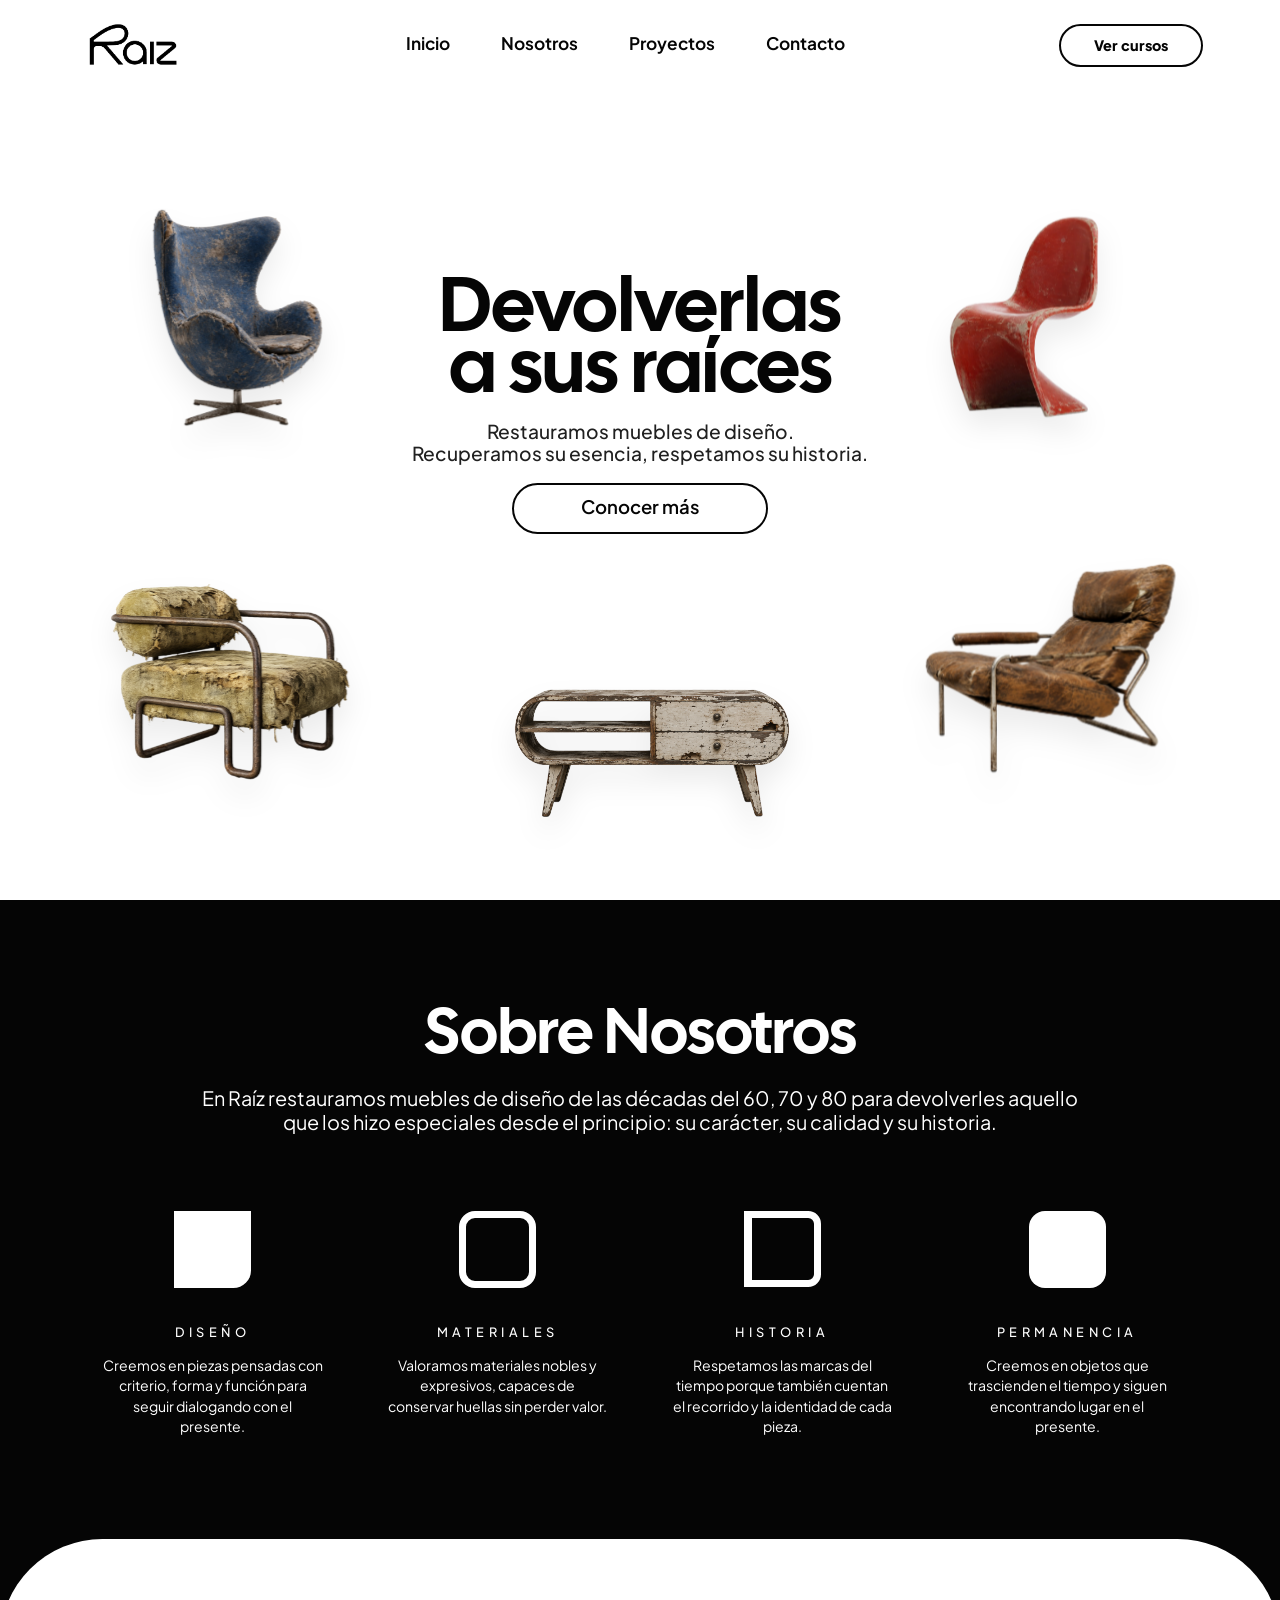
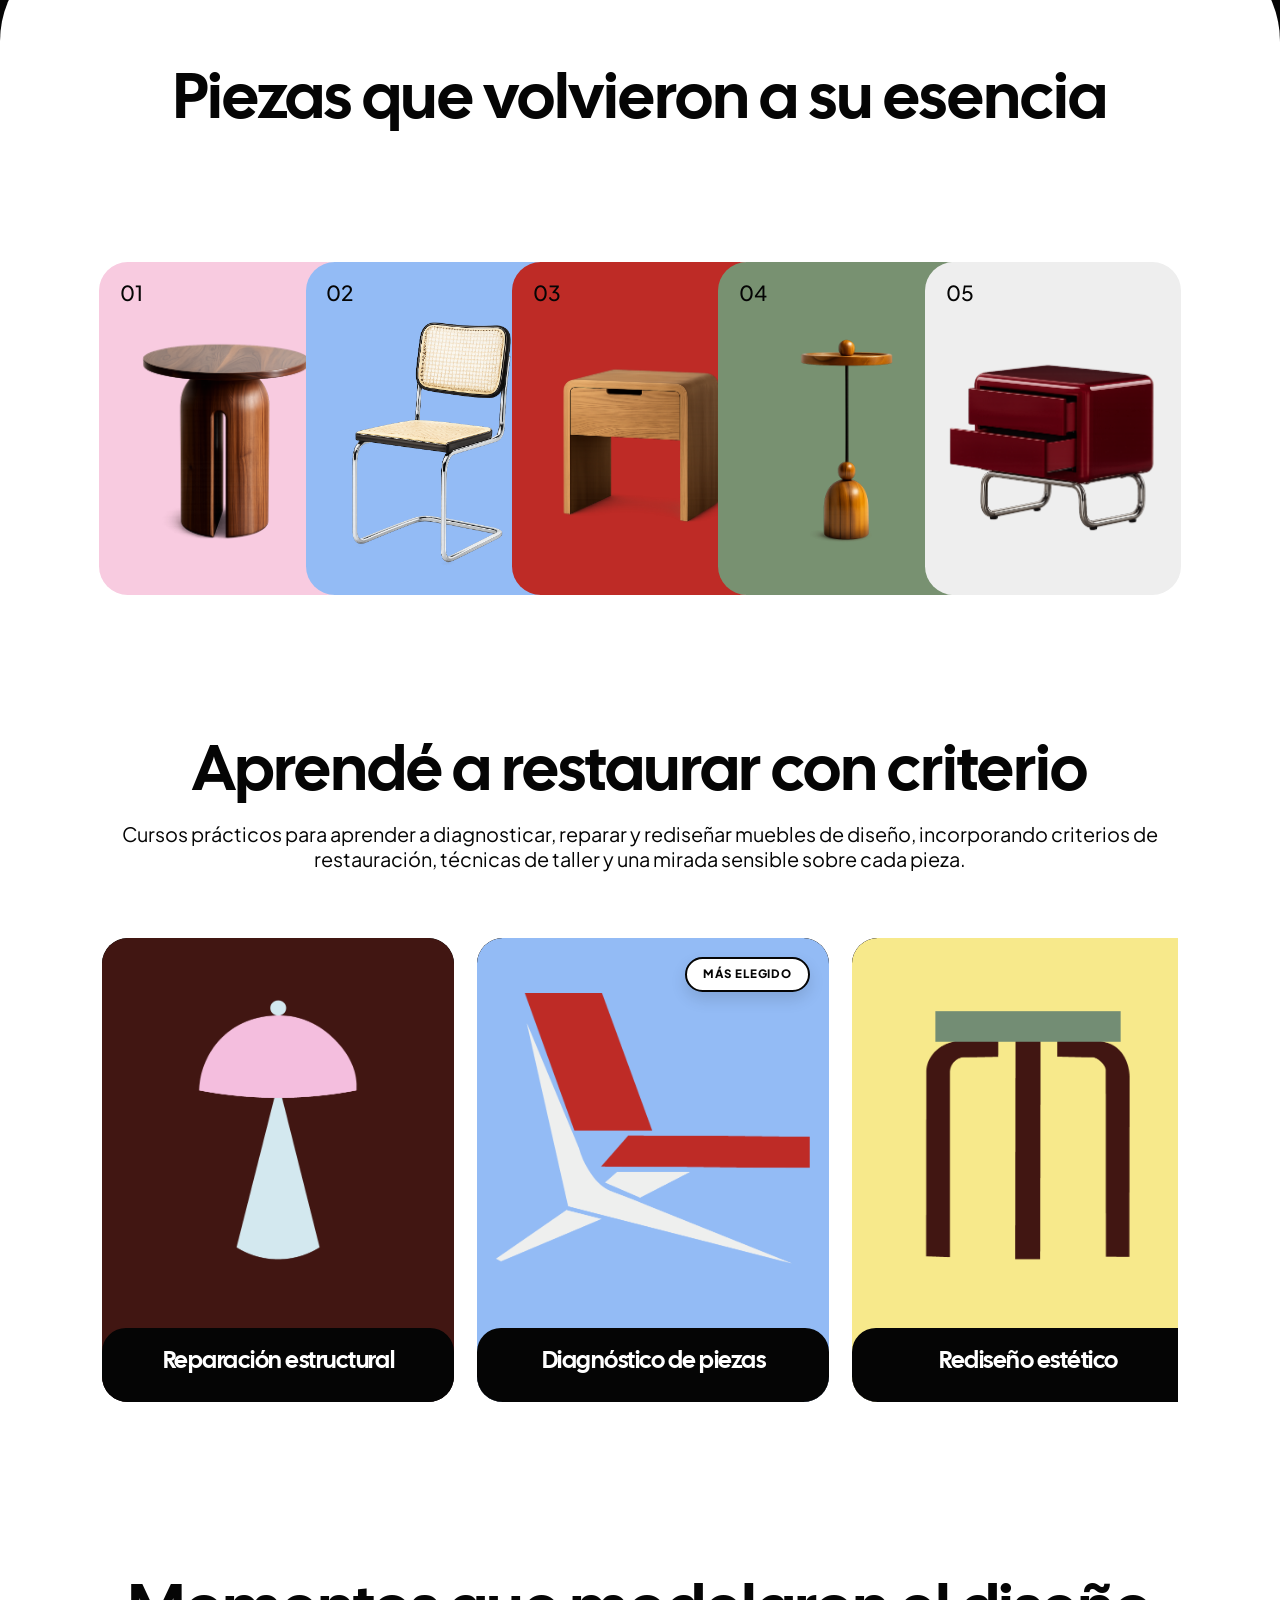
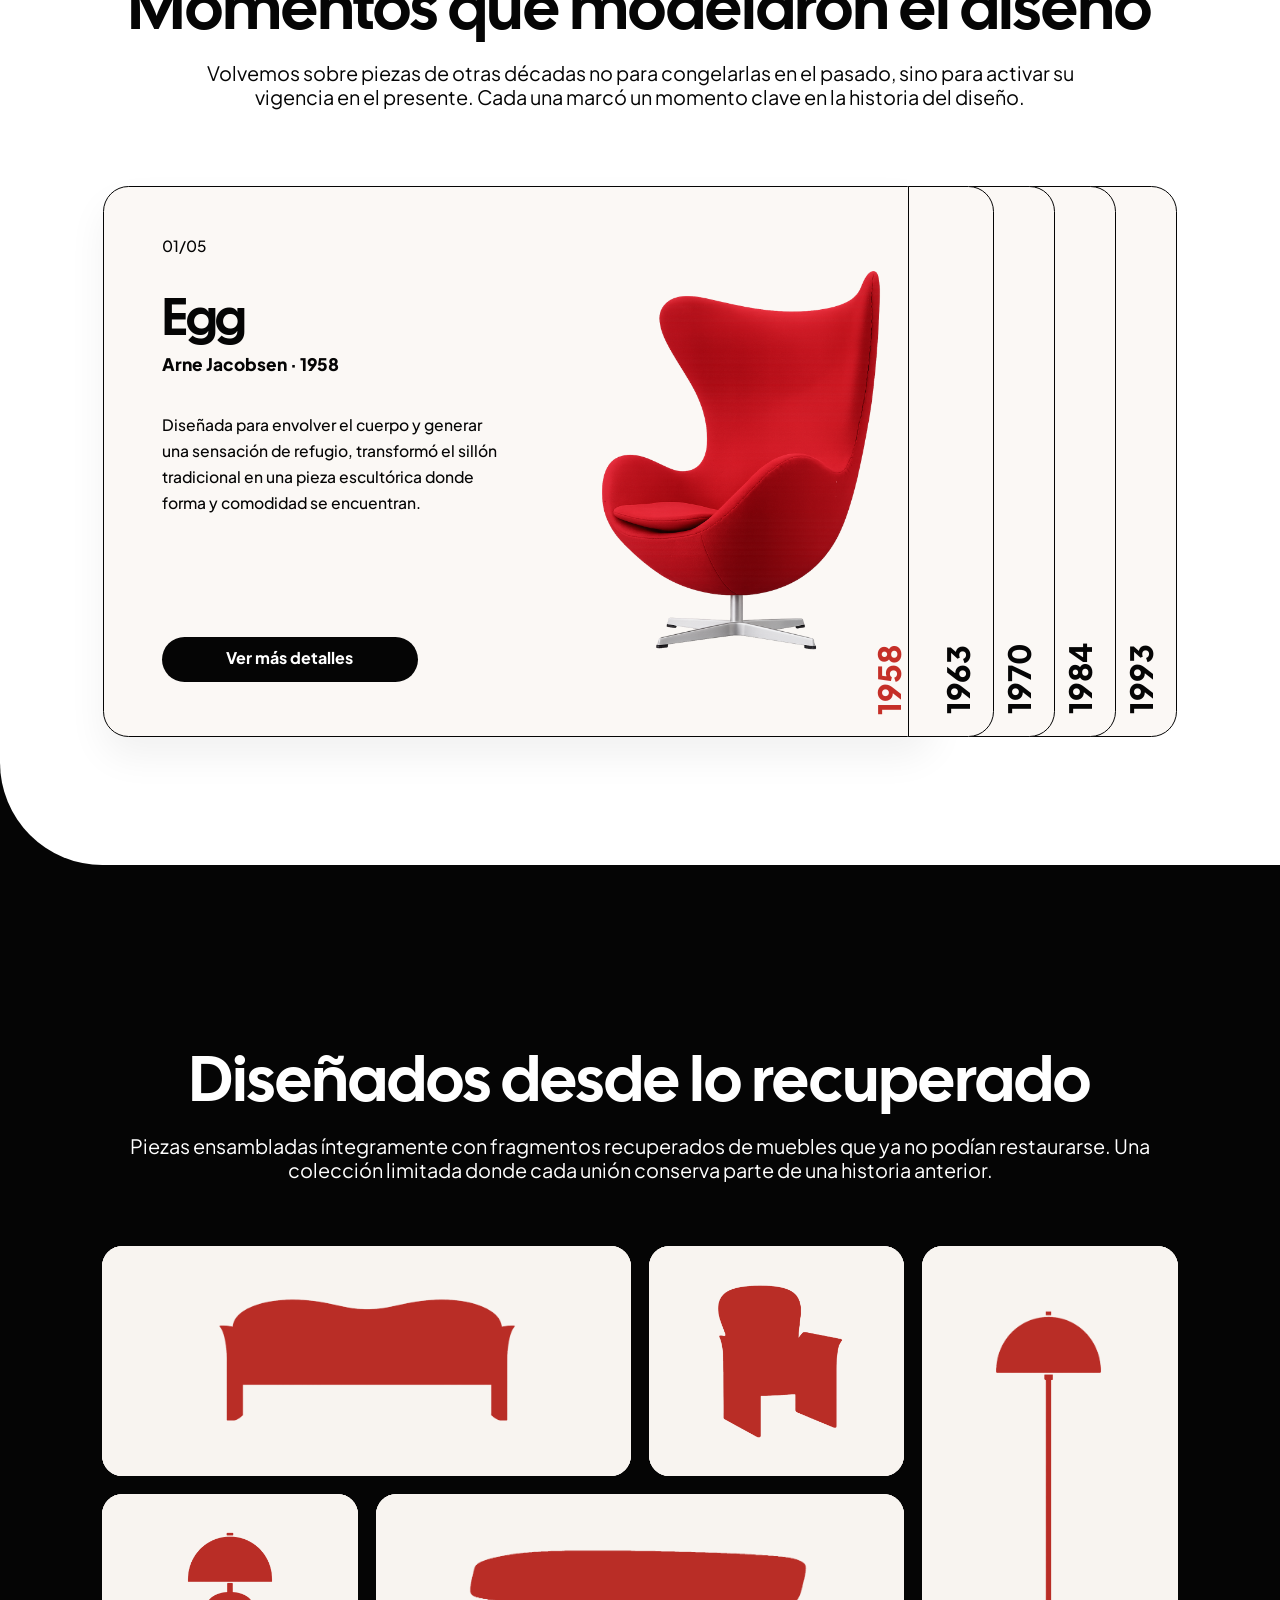
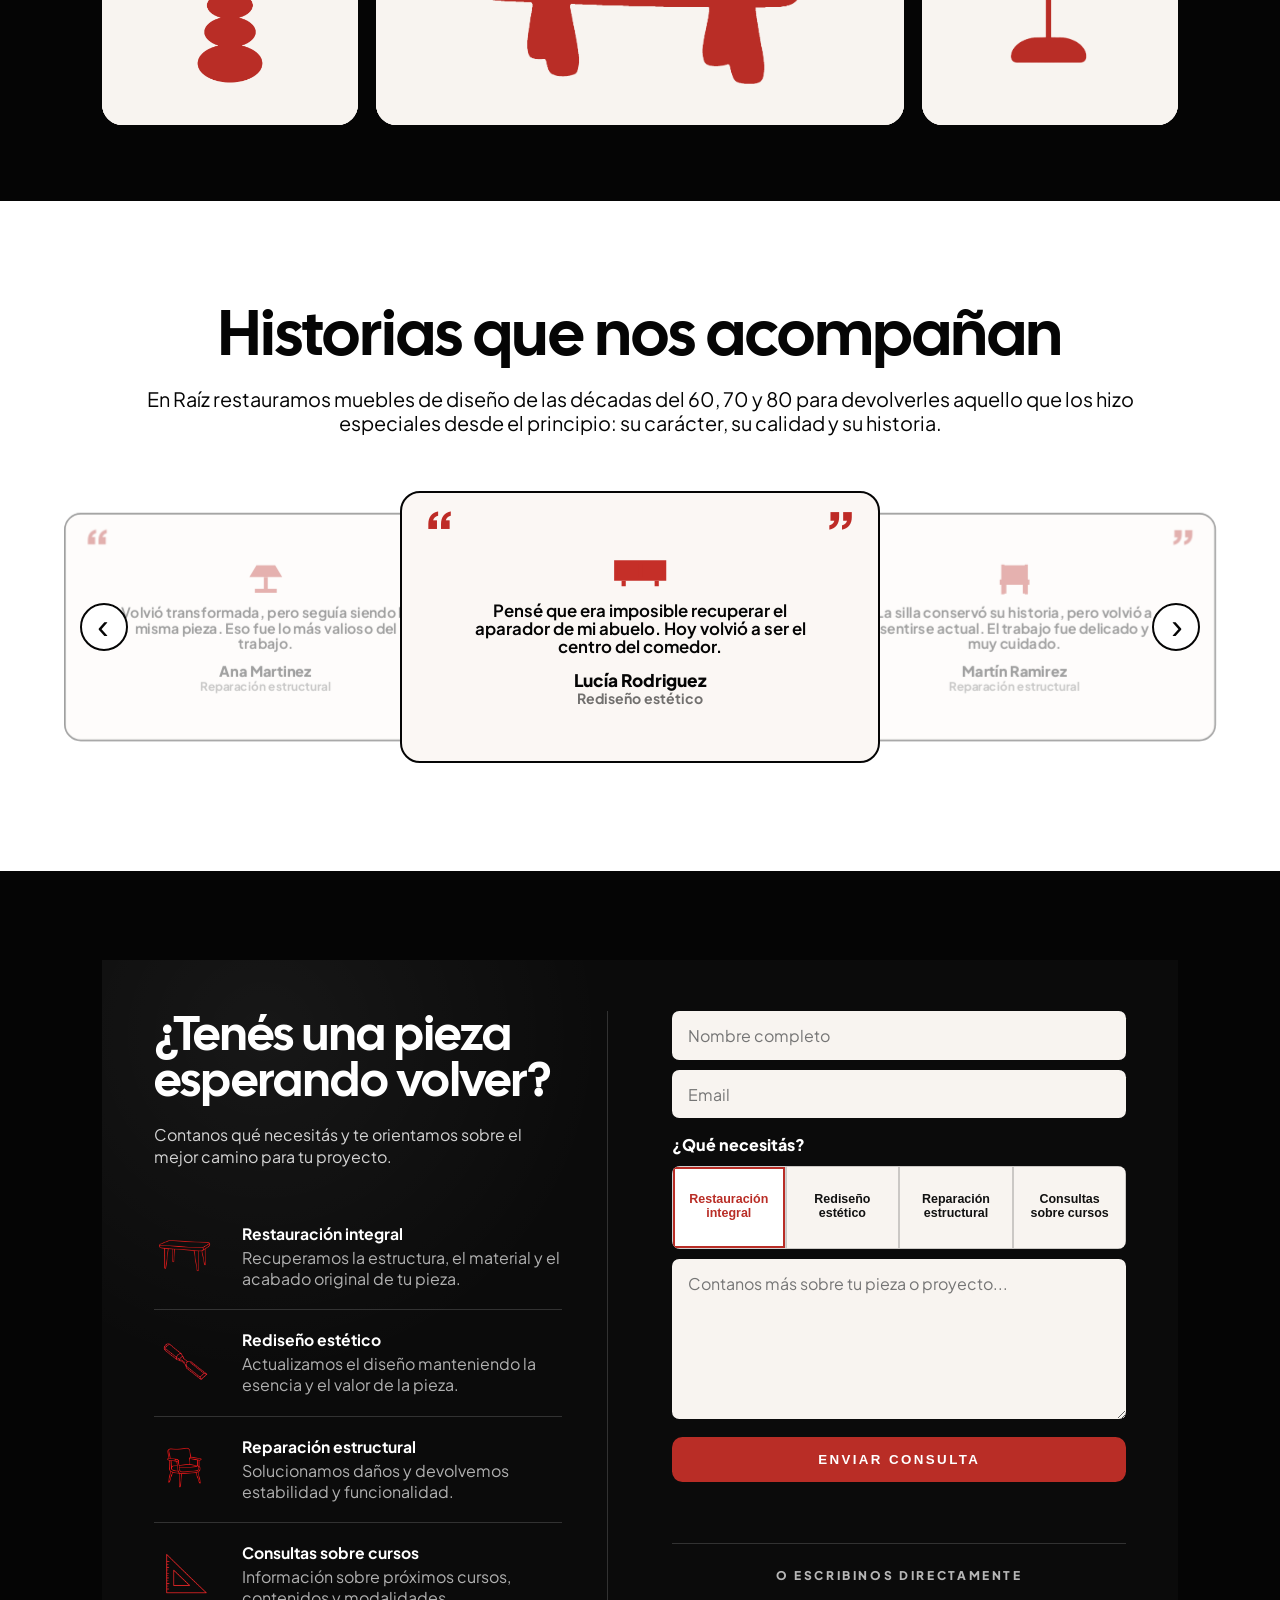
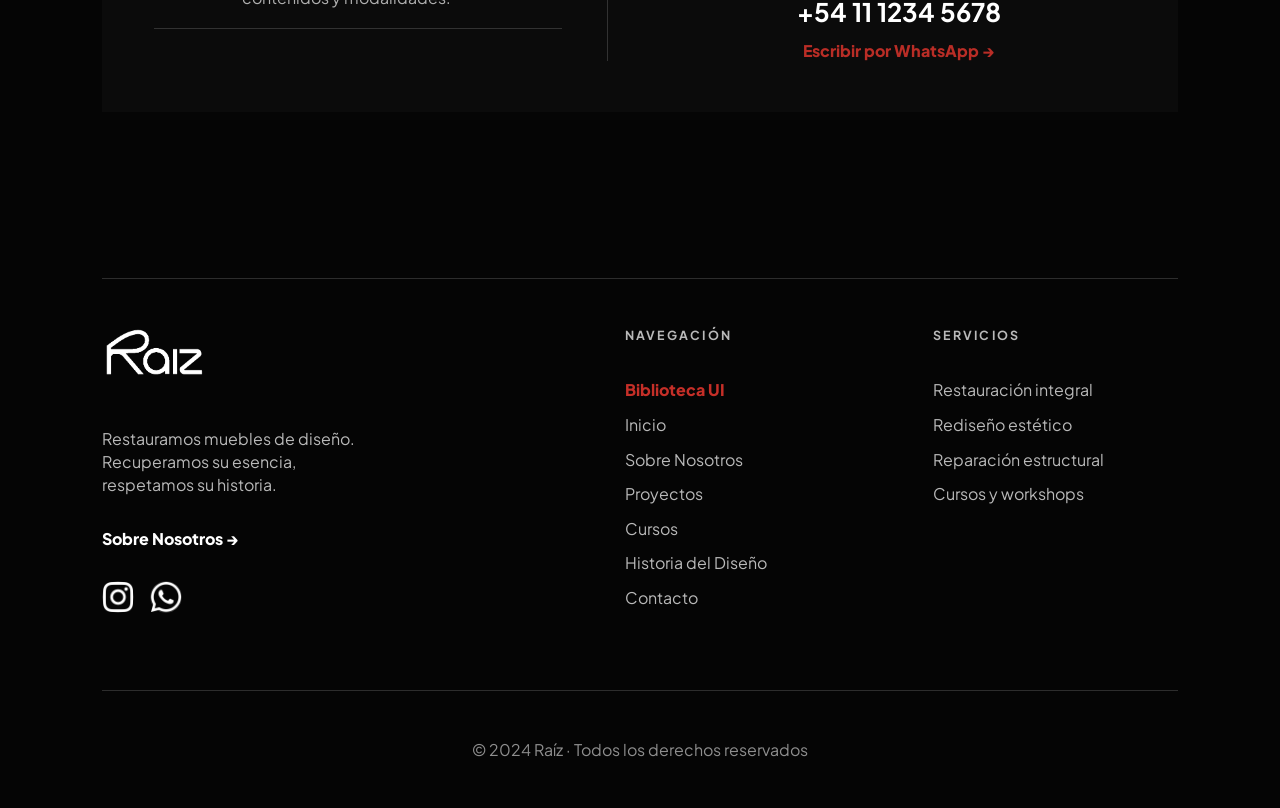
<file: index.html>
<!DOCTYPE html>
<html lang="es">
  <head>
    <meta charset="UTF-8" />
    <meta name="viewport" content="width=device-width, initial-scale=1.0" />
    <title>RAIZ | Restauración de muebles vintage</title>
    <link rel="preconnect" href="https://fonts.googleapis.com" />
<link rel="preconnect" href="https://fonts.gstatic.com" crossorigin />


    <link rel="stylesheet" href="styles.css" />
    <link rel="preconnect" href="https://fonts.googleapis.com" />
    <link rel="preconnect" href="https://fonts.gstatic.com" crossorigin />
    <link href="https://fonts.googleapis.com/css2?family=Cal+Sans&family=League+Spartan:wght@100..900&display=swap" rel="stylesheet" />
    <link rel="preconnect" href="https://fonts.googleapis.com">
<link rel="preconnect" href="https://fonts.gstatic.com" crossorigin>
<link href="https://fonts.googleapis.com/css2?family=Cal+Sans&family=Inter:ital,opsz,wght@0,14..32,100..900;1,14..32,100..900&family=League+Spartan:wght@100..900&family=Plus+Jakarta+Sans:ital,wght@0,200..800;1,200..800&display=swap" rel="stylesheet">
  </head>
 <body>
  <header class="hero" id="inicio">
  <nav class="navbar" aria-label="Navegacion principal">
  <a class="brand" href="#inicio" aria-label="RAIZ inicio">
    <img src="./img/logo-raiz.png" alt="RAIZ" />
    <span>RAIZ</span>
  </a>

  <button class="nav-toggle" type="button" aria-label="Abrir menú" aria-expanded="false" aria-controls="nav-menu">
    <span></span>
    <span></span>
    <span></span>
  </button>

  <ul class="nav-links" id="nav-menu">
    <li><a href="#inicio">Inicio</a></li>
    <li><a href="#sobre-nosotros">Nosotros</a></li>
    <li><a href="#proyectos">Proyectos</a></li>
    <li><a href="#contacto">Contacto</a></li>

      <li class="nav-courses-mobile">
    <a href="#cursos">Ver cursos</a>
  </li>
  </ul>

  <a class="nav-cta" href="#cursos">Ver cursos</a>
</nav>


      <div class="hero-gallery" aria-hidden="true">
  <div class="hero-piece piece-chair-green">
    <img class="hero-piece__img hero-piece__img--normal" src="./img/sillon-azul-deteriorado.png" alt="" />
    <img class="hero-piece__img hero-piece__img--aged" src="./img/sillon-azul.png" alt="" />
  </div>

<div class="hero-piece piece-mobile-restoration">
  <img class="hero-piece__img hero-piece__img--normal" src="./img/sillon-azul-deteriorado.png" alt="" />
  <img class="hero-piece__img hero-piece__img--aged" src="./img/sillon-azul.png" alt="" />
</div>

  <div class="hero-piece piece-chair-red">
    <img class="hero-piece__img hero-piece__img--normal" src="./img/silla-roja-deteriorada.png" alt="" />
    <img class="hero-piece__img hero-piece__img--aged" src="./img/silla-roja.png" alt="" />
  </div>

  <div class="hero-piece piece-chair-brown">
    <img class="hero-piece__img hero-piece__img--normal" src="./img/silla-verde-deteriorada.png" alt="" />
    <img class="hero-piece__img hero-piece__img--aged" src="./img/silla-verde.png" alt="" />
  </div>

  <div class="hero-piece piece-rack">
    <img class="hero-piece__img hero-piece__img--normal" src="./img/rack-deteriorado.png" alt="" />
    <img class="hero-piece__img hero-piece__img--aged" src="./img/rack.png" alt="" />
  </div>

  <div class="hero-piece piece-chair-orange">
    <img class="hero-piece__img hero-piece__img--normal" src="./img/silla-marron-deteriorada.png" alt="" />
    <img class="hero-piece__img hero-piece__img--aged" src="./img/silla-marron.png" alt="" />
  </div>
</div>

      <section class="hero-content" aria-labelledby="hero-title">
        <h1 id="hero-title">Devolverlas<br />a sus raíces</h1>
       <p class="hero-copy hero-copy--desktop">
        Restauramos muebles de diseño.<br />
        Recuperamos su esencia, respetamos su historia.
      </p>
      <p class="hero-copy hero-copy--mobile">
        Restauramos muebles de diseño.<br />
        Recuperamos su esencia.
      </p>
        <a class="hero-button" href="#sobre-nosotros">Conocer más</a>
      </section>
    </header>

    <main>

<section class="about mobile-title-sm section-wave section-wave--black section-wave--top" id="sobre-nosotros">
  <div class="about__inner">
    <h2 class="section-title">Sobre Nosotros</h2>

    <p class="section-intro section-intro--desktop">
      En Raíz restauramos muebles de diseño de las décadas del 60, 70 y 80 para devolverles aquello <br>
      que los hizo especiales desde el principio: su carácter, su calidad y su historia.
    </p>

    <p class="section-intro section-intro--mobile">
      Restauramos muebles de diseño para recuperar su esencia, su historia y su lugar <br> en el presente.
    </p>

    <div class="about__values" aria-label="Valores de RAIZ">
      <article class="value-card">
        <span class="value-card__icon value-card__icon--design" aria-hidden="true"></span>
        <h3 class="value-card__title">DISEÑO</h3>

        <p class="value-card__text value-card__text--desktop">
          Creemos en piezas pensadas con criterio, forma y función para seguir dialogando con el presente.
        </p>

        <p class="value-card__text value-card__text--mobile">
          Creamos piezas pensadas con <br>criterio, forma y función.
        </p>
      </article>

      <article class="value-card">
        <span class="value-card__icon value-card__icon--materials" aria-hidden="true"></span>
        <h3 class="value-card__title">MATERIALES</h3>

        <p class="value-card__text value-card__text--desktop">
          Valoramos materiales nobles y expresivos, capaces de conservar huellas sin perder valor.
        </p>

        <p class="value-card__text value-card__text--mobile">
          Valoramos materiales nobles que conservan huellas y valor.
        </p>
      </article>

      <article class="value-card">
<span class="value-card__icon value-card__icon--history" aria-hidden="true"></span>
        <h3 class="value-card__title">HISTORIA</h3>

        <p class="value-card__text value-card__text--desktop">
          Respetamos las marcas del tiempo porque también cuentan el recorrido y la identidad de cada pieza.
        </p>

        <p class="value-card__text value-card__text--mobile">
          Marcas del tiempo que cuentan identidad y recorrido.
        </p>
      </article>

      <article class="value-card">
        <span class="value-card__icon value-card__icon--soft" aria-hidden="true"></span>
        <h3 class="value-card__title">PERMANENCIA</h3>

        <p class="value-card__text value-card__text--desktop">
          Creemos en objetos que trascienden el tiempo y siguen encontrando lugar en el presente.
        </p>

        <p class="value-card__text value-card__text--mobile">
          Creemos en objetos pensados <br>para seguir teniendo lugar.
        </p>
      </article>
    </div>
  </div>
</section>


<!-- SECCION PROYECTOS -->

<section class="projects" id="proyectos">
  <div class="projects__inner">
    <h2 class="section-title">Piezas que volvieron a su esencia</h2>

    <p class="section-intro section-intro--desktop">
      Restauramos cada pieza respetando su lenguaje original, recuperando lo que el tiempo <br>
      desgastó sin borrar las marcas que cuentan su recorrido.
    </p>

    <p class="section-intro section-intro--mobile">
      Restauramos piezas de diseño respetando <br>su historia y su carácter original.
    </p>

    <div class="project-stack" aria-label="Listado de proyectos destacados">
      <article class="project-card project-card--pink">
        <div class="project-card__inner">
          <div class="project-card__face project-card__face--front">
            <span class="project-card__number">01</span>
            <img class="project-card__image" src="./img/proyecto-01.png" alt="Mesa lateral restaurada" />
            <button class="project-card__button" type="button" aria-expanded="false">Ver proyecto</button>
          </div>

          <div class="project-card__face project-card__face--back" aria-hidden="true">
            <span class="project-card__back-number">01</span>
            <h3 class="project-card__back-title">Mesa lateral restaurada</h3>
            <p class="project-card__back-text">
              Recuperamos la superficie de madera, reforzamos su base y respetamos la línea original de la pieza.
            </p>
            <p class="project-card__back-meta">Madera · Pulido · Terminación natural</p>
            <button class="project-card__back-button" type="button">Volver</button>
          </div>
        </div>
      </article>

      <article class="project-card project-card--blue">
        <div class="project-card__inner">
          <div class="project-card__face project-card__face--front">
            <span class="project-card__number">02</span>
            <img class="project-card__image" src="./img/proyecto-02.png" alt="Silla de esterilla restaurada" />
            <button class="project-card__button" type="button" aria-expanded="false">Ver proyecto</button>
          </div>

          <div class="project-card__face project-card__face--back" aria-hidden="true">
            <span class="project-card__back-number">02</span>
            <h3 class="project-card__back-title">Silla de esterilla</h3>
            <p class="project-card__back-text">
              Reparamos estructura tubular, asiento y respaldo, conservando su lenguaje liviano y geométrico.
            </p>
            <p class="project-card__back-meta">Metal · Esterilla · Reparación estructural</p>
            <button class="project-card__back-button" type="button">Volver</button>
          </div>
        </div>
      </article>

      <article class="project-card project-card--red">
        <div class="project-card__inner">
          <div class="project-card__face project-card__face--front">
            <span class="project-card__number">03</span>
            <img class="project-card__image" src="./img/proyecto-03.png" alt="Mesa de apoyo restaurada" />
            <button class="project-card__button" type="button" aria-expanded="false">Ver proyecto</button>
          </div>

          <div class="project-card__face project-card__face--back" aria-hidden="true">
            <span class="project-card__back-number">03</span>
            <h3 class="project-card__back-title">Mesa de apoyo</h3>
            <p class="project-card__back-text">
              La intervención devolvió estabilidad, proporción y presencia sin borrar las marcas propias del material.
            </p>
            <p class="project-card__back-meta">Madera · Ensamble · Rediseño sutil</p>
            <button class="project-card__back-button" type="button">Volver</button>
          </div>
        </div>
      </article>

      <article class="project-card project-card--green">
        <div class="project-card__inner">
          <div class="project-card__face project-card__face--front">
            <span class="project-card__number">04</span>
            <img class="project-card__image" src="./img/proyecto-04.png" alt="Lámpara de pie restaurada" />
            <button class="project-card__button" type="button" aria-expanded="false">Ver proyecto</button>
          </div>

          <div class="project-card__face project-card__face--back" aria-hidden="true">
            <span class="project-card__back-number">04</span>
            <h3 class="project-card__back-title">Lámpara de pie</h3>
            <p class="project-card__back-text">
              Restauramos el sistema, la base y el acabado para recuperar su funcionalidad y carácter original.
            </p>
            <p class="project-card__back-meta">Madera · Electricidad · Acabado</p>
            <button class="project-card__back-button" type="button">Volver</button>
          </div>
        </div>
      </article>

      <article class="project-card project-card--gray">
        <div class="project-card__inner">
          <div class="project-card__face project-card__face--front">
            <span class="project-card__number">05</span>
            <img class="project-card__image" src="./img/proyecto-05.png" alt="Mesa de luz roja restaurada" />
            <button class="project-card__button" type="button" aria-expanded="false">Ver proyecto</button>
          </div>

          <div class="project-card__face project-card__face--back" aria-hidden="true">
            <span class="project-card__back-number">05</span>
            <h3 class="project-card__back-title">Mesa de luz roja</h3>
            <p class="project-card__back-text">
              Reparamos cajones, estructura y terminación para devolverle uso cotidiano y presencia visual.
            </p>
            <p class="project-card__back-meta">Laca · Metal · Restauración integral</p>
            <button class="project-card__back-button" type="button">Volver</button>
          </div>
        </div>
      </article>
    </div>

  <div class="project-dots" aria-label="Navegacion de proyectos"></div>
  </div>
</section>



<!-- SECCION CURSOS -->
<section class="courses" id="cursos">
  <div class="courses__inner">
    <h2 class="section-title">Aprendé a restaurar con criterio</h2>

    <p class="section-intro section-intro--desktop">
      Cursos prácticos para aprender a diagnosticar, reparar y rediseñar muebles de diseño, incorporando criterios de restauración, técnicas de taller y una mirada sensible sobre cada pieza.
    </p>

    <p class="section-intro section-intro--mobile">
      Cursos prácticos para restaurar muebles de diseño con técnica y criterio.
    </p>

    <div class="courses__grid">
      <article class="course-card">
        <div class="course-card__media">
          <img class="course-card__image" src="./img/curso-diagnostico.png" alt="Curso de diagnóstico de piezas" />
        </div>

        <div class="course-card__body">
          <span class="course-card__number">01</span>
          <h3 class="course-card__title">Reparación estructural</h3>
          <p class="course-card__description">
            Materiales, estructura, daños <br />y criterios de intervención.
          </p>
           <p class="course-card__price">$55.000</p>

          <div class="course-card__chips" aria-label="Información del curso">
            <span>Inicial</span>
            <span>4 encuentros</span>
            <span>Presencial</span>
          </div>

          <a class="course-card__button" href="#">Ver curso</a>
        </div>
      </article>

      <article class="course-card course-card--featured">
        <span class="course-card__badge">Más elegido</span>

        <div class="course-card__media">
          <img class="course-card__image" src="./img/curso-reparacion.png" alt="Curso de reparación estructural" />
        </div>

        <div class="course-card__body">
          <span class="course-card__number">02</span>
          <h3 class="course-card__title">Diagnóstico de piezas</h3>
          <p class="course-card__description">
            Uniones, refuerzos, estabilidad <br />y técnicas de taller.
          </p>
           <p class="course-card__price">$75.000</p>

          <div class="course-card__chips" aria-label="Información del curso">
            <span>Intermedio</span>
            <span>4 encuentros</span>
            <span>Online</span>
          </div>

          <a class="course-card__button" href="./curso.html">Ver curso</a>
        </div>
      </article>

      <article class="course-card">
        <div class="course-card__media">
          <img class="course-card__image" src="./img/curso-rediseno.png" alt="Curso de rediseño estético" />
        </div>

        <div class="course-card__body">
          <span class="course-card__number">03</span>
          <h3 class="course-card__title">Rediseño estético</h3>

          


          <p class="course-card__description">
            Terminaciones, color, tapicería <br />y actualización visual.
          </p>

          <p class="course-card__price">$89.000</p>

          <div class="course-card__chips" aria-label="Información del curso">
            <span>Avanzado</span>
            <span>8 encuentros</span>
            <span>Online</span>
          </div>

          <a class="course-card__button" href="#">Ver curso</a>
        </div>
      </article>
    </div>

   <div class="courses-scroll-dots" aria-hidden="true">
  <span class="is-active"></span>
  <span></span>
  <span></span>
</div>
  </div>
</section>


<section class="history" id="historia">
  <div class="history__inner">
    <div class="history__header">

      <h2 class="section-title history-title--desktop">
        Momentos que modelaron el diseño
      </h2>

      <h2 class="section-title history-title--mobile">
        Íconos del diseño
      </h2>

      <p class="section-intro history-intro--desktop">
        Volvemos sobre piezas de otras décadas no para congelarlas en el pasado, sino para activar su <br />
        vigencia en el presente. Cada una marcó un momento clave en la historia del diseño.
      </p>

      <p class="section-intro history-intro--mobile">
        Piezas icónicas que marcaron la historia del diseño y siguen vigentes hoy.
      </p>
    </div>

    <div class="history-accordion" aria-label="Línea de tiempo de piezas icónicas">
      <article class="timeline-panel is-active">
        <button class="timeline-panel__button" type="button" aria-expanded="true">
          <span class="timeline-panel__year">1958</span>
        </button>

        <span class="timeline-panel__active-year">1958</span>

        <div class="timeline-panel__content">
          <div class="timeline-panel__copy">
            <span class="timeline-panel__number">01/05</span>
            <span class="timeline-panel__featured-year">1958</span>
            <h3 class="timeline-panel__title">Egg</h3>
            <p class="timeline-panel__meta">Arne Jacobsen · 1958</p>
            <p class="timeline-panel__text">
Diseñada para envolver el cuerpo y generar una sensación de refugio, transformó el sillón tradicional en una pieza escultórica donde forma y comodidad se encuentran.            </p>
          </div>

          <img class="timeline-panel__image" src="./img/historia-egg.png" alt="Silla Wassily" />
          <a class="timeline-panel__cta" href="#">Ver más detalles</a>
        </div>
      </article>

      <article class="timeline-panel">
        <button class="timeline-panel__button" type="button" aria-expanded="false">
          <span class="timeline-panel__year">1963</span>
        </button>

        <span class="timeline-panel__active-year">1963</span>

        <div class="timeline-panel__content">
          <div class="timeline-panel__copy">
            <span class="timeline-panel__number">02/05</span>
            <span class="timeline-panel__featured-year">1963</span>
            <h3 class="timeline-panel__title">Ball</h3>
            <p class="timeline-panel__meta">Eero Aarnio · 1963</p>
            <p class="timeline-panel__text">
Inspirada en la estética espacial de los años sesenta, convirtió un asiento en una cápsula personal explorando nuevas formas, materiales y experiencias de uso.            </p>
          </div>

          <img class="timeline-panel__image" src="./img/historia-ball.png" alt="La Chaise" />
          <a class="timeline-panel__cta" href="#">Ver más detalles</a>
        </div>
      </article>

      <article class="timeline-panel">
        <button class="timeline-panel__button" type="button" aria-expanded="false">
          <span class="timeline-panel__year">1970</span>
        </button>

        <span class="timeline-panel__active-year">1970</span>

        <div class="timeline-panel__content">
          <div class="timeline-panel__copy">
            <span class="timeline-panel__number">03/05</span>
            <span class="timeline-panel__featured-year">1970</span>
            <h3 class="timeline-panel__title">UP5 </h3>
            <p class="timeline-panel__meta">Gaetano Pesce · 1970</p>
            <p class="timeline-panel__text">
Una pieza expresiva de formas orgánicas que desafió la idea tradicional del mobiliario, convirtiendo al diseño en un medio para comunicar emociones.            </p>
          </div>

          <img class="timeline-panel__image" src="./img/historia-up.png" alt="Lounge Chair" />
          <a class="timeline-panel__cta" href="#">Ver más detalles</a>
        </div>
      </article>

      <article class="timeline-panel">
        <button class="timeline-panel__button" type="button" aria-expanded="false">
          <span class="timeline-panel__year">1984</span>
        </button>

        <span class="timeline-panel__active-year">1984</span>

        <div class="timeline-panel__content">
          <div class="timeline-panel__copy">
            <span class="timeline-panel__number">04/05</span>
            <span class="timeline-panel__featured-year">1984</span>
            <h3 class="timeline-panel__title">Ekstrem</h3>
            <p class="timeline-panel__meta">Terje Ekstrøm · 1984</p>
            <p class="timeline-panel__text">
              Con su forma continua y su presencia plástica, la Panton expandió los límites entre objeto funcional y pieza visual. Su color y silueta la volvieron un ícono del diseño moderno.
            </p>
          </div>

          <img class="timeline-panel__image" src="./img/historia-ekstrem.png" alt="Silla Panton" />
          <a class="timeline-panel__cta" href="#">Ver más detalles</a>
        </div>
      </article>

      <article class="timeline-panel">
        <button class="timeline-panel__button" type="button" aria-expanded="false">
          <span class="timeline-panel__year">1993</span>
        </button>

        <span class="timeline-panel__active-year">1993</span>

        <div class="timeline-panel__content">
          <div class="timeline-panel__copy">
            <span class="timeline-panel__number">05/05</span>
            <span class="timeline-panel__featured-year">1993</span>
            <h3 class="timeline-panel__title">Vermelha</h3>
            <p class="timeline-panel__meta">Humberto Campana · 1993</p>
            <p class="timeline-panel__text">
Construida mediante una trama manual de cuerda, transformó un material cotidiano en una pieza de diseño donde conviven oficio, experimentación y expresión.            </p>
          </div>

          <img class="timeline-panel__image" src="./img/historia-vermelha.png" alt="Lámpara Tizio" />
          <a class="timeline-panel__cta" href="#">Ver más detalles</a>
        </div>
      </article>
    </div>
  </div>
</section>

<section class="muebles" id="muebles-capsula">
  <div class="muebles__inner">
    <!-- Título desktop -->
    <h2 class="section-title section-title--desktop">
      Diseñados desde lo recuperado
    </h2>

    <!-- Título mobile -->
    <h2 class="section-title section-title--mobile">
      Diseño recuperado
    </h2>

    <!-- Bajada desktop -->
    <p class="section-intro section-intro--desktop">
      Piezas ensambladas íntegramente con fragmentos recuperados de muebles que ya no
      podían restaurarse. Una colección limitada donde cada unión conserva parte de
      una historia anterior.
    </p>

    <!-- Bajada mobile -->
    <p class="section-intro section-intro--mobile">
      Una colección limitada creada con fragmentos de muebles recuperados.
    </p>

    <p class="muebles__mobile-instruction">
      Deslizá y tocá cada pieza para revelarla
    </p>

    <div class="muebles__grid">
      <!-- Pieza 01: Sofá -->
      <article
        class="mueble-tile mueble-tile--sofa"
        tabindex="0"
        role="button"
        aria-label="Revelar Sofá Raíz"
        aria-pressed="false"
      >
        <div class="mueble-tile__inner">
          <div class="mueble-tile__face mueble-tile__face--front">
            <img
              class="mueble-tile__image"
              src="./img/testimonio-sofa.png"
              alt="Silueta del Sofá Raíz"
            />

            <span class="mueble-tile__hint">
              Tocá para revelar
            </span>
          </div>

          <div class="mueble-tile__face mueble-tile__face--back">
            <img
              class="mueble-tile__image"
              src="./img/testimonio-sofa-hover.png"
              alt="Sofá Raíz"
            />

            <h3 class="mueble-tile__name">
              Sofá Raíz
            </h3>

            <p class="mueble-tile__file">
              Pieza 01 · Madera recuperada
            </p>
          </div>
        </div>
      </article>

      <!-- Pieza 02: Sillón -->
      <article
        class="mueble-tile mueble-tile--lamp"
        tabindex="0"
        role="button"
        aria-label="Revelar Sillón Encuentro"
        aria-pressed="false"
      >
        <div class="mueble-tile__inner">
          <div class="mueble-tile__face mueble-tile__face--front">
            <img
              class="mueble-tile__image"
              src="./img/testimonio-silla.png"
              alt="Silueta del Sillón Encuentro"
            />

            <span class="mueble-tile__hint">
              Tocá para revelar
            </span>
          </div>

          <div class="mueble-tile__face mueble-tile__face--back">
            <img
              class="mueble-tile__image"
              src="./img/testimonio-silla-hover.png"
              alt="Sillón Encuentro"
            />

            <h3 class="mueble-tile__name">
              Sillón Encuentro
            </h3>

            <p class="mueble-tile__file">
              Pieza 02 · Fragmentos ensamblados
            </p>
          </div>
        </div>
      </article>

      <!-- Pieza 03: Lámpara de pie -->
      <article
        class="mueble-tile mueble-tile--floor"
        tabindex="0"
        role="button"
        aria-label="Revelar Lámpara Línea"
        aria-pressed="false"
      >
        <div class="mueble-tile__inner">
          <div class="mueble-tile__face mueble-tile__face--front">
            <img
              class="mueble-tile__image"
              src="./img/testimonio-lampara-pie.png"
              alt="Silueta de la Lámpara Línea"
            />

            <span class="mueble-tile__hint">
              Tocá para revelar
            </span>
          </div>

          <div class="mueble-tile__face mueble-tile__face--back">
            <img
              class="mueble-tile__image"
              src="./img/testimonio-lampara-pie-hover.png"
              alt="Lámpara Línea"
            />

            <h3 class="mueble-tile__name">
              Lámpara Línea
            </h3>

            <p class="mueble-tile__file">
              Pieza 03 · Estructura recuperada
            </p>
          </div>
        </div>
      </article>

      <!-- Pieza 04: Lámpara de mesa -->
      <article
        class="mueble-tile mueble-tile--chair"
        tabindex="0"
        role="button"
        aria-label="Revelar Lámpara Equilibrio"
        aria-pressed="false"
      >
        <div class="mueble-tile__inner">
          <div class="mueble-tile__face mueble-tile__face--front">
            <img
              class="mueble-tile__image"
              src="./img/testimonio-lampara.png"
              alt="Silueta de la Lámpara Equilibrio"
            />

            <span class="mueble-tile__hint">
              Tocá para revelar
            </span>
          </div>

          <div class="mueble-tile__face mueble-tile__face--back">
            <img
              class="mueble-tile__image"
              src="./img/testimonio-lampara-hover.png"
              alt="Lámpara Equilibrio"
            />

            <h3 class="mueble-tile__name">
              Lámpara Equilibrio
            </h3>

            <p class="mueble-tile__file">
              Pieza 04 · Componentes reutilizados
            </p>
          </div>
        </div>
      </article>

      <!-- Pieza 05: Mesa -->
      <article
        class="mueble-tile mueble-tile--table"
        tabindex="0"
        role="button"
        aria-label="Revelar Mesa Huella"
        aria-pressed="false"
      >
        <div class="mueble-tile__inner">
          <div class="mueble-tile__face mueble-tile__face--front">
            <img
              class="mueble-tile__image"
              src="./img/testimonio-mesa.png"
              alt="Silueta de la Mesa Huella"
            />

            <span class="mueble-tile__hint">
              Tocá para revelar
            </span>
          </div>

          <div class="mueble-tile__face mueble-tile__face--back">
            <img
              class="mueble-tile__image"
              src="./img/testimonio-mesa-hover.png"
              alt="Mesa Huella"
            />

            <h3 class="mueble-tile__name">
              Mesa Huella
            </h3>

            <p class="mueble-tile__file">
              Pieza 05 · Marcas originales
            </p>
          </div>
        </div>
      </article>
    </div>

    <!-- Puntos de navegación mobile -->
    <div
      class="muebles__pagination"
      aria-label="Navegación de la galería"
    ></div>
  </div>
</section>




<section class="testimonial-marquee" aria-label="Testimonios de clientes">
<div class="testimonial-marquee__head">
  <h2 class="section-title">
    <span class="testimonial-title--desktop">
      Historias que nos acompañan
    </span>

    <span class="testimonial-title--mobile">
      Testimonios reales
    </span>
  </h2>

  <p class="section-intro">
    <span class="testimonial-intro--desktop">
      En Raíz restauramos muebles de diseño de las décadas del 60, 70 y 80 para
      devolverles aquello que los hizo especiales desde el principio: su carácter,
      su calidad y su historia.
    </span>

    <span class="testimonial-intro--mobile">
      Muebles recuperados que vuelven a formar parte de nuevas historias.
    </span>
  </p>
</div>

  <div class="testimonial-carousel__stage">
    <button class="testimonial-carousel__arrow testimonial-carousel__arrow--prev" type="button" aria-label="Testimonio anterior">‹</button>

    <div class="testimonial-carousel__track">
      <article class="testimonial-slide is-active">
        <span class="testimonial-slide__quote testimonial-slide__quote--start" aria-hidden="true">“</span>
        <div class="testimonial-slide__furniture" aria-hidden="true">
          <svg viewBox="0 0 220 90">
            <path d="M54 24h112v44H54z" />
            <path d="M62 32h44v28H62zM114 32h44v28h-44z" />
            <path d="M70 68h9v12h-9zM141 68h9v12h-9z" />
          </svg>
        </div>
        <p class="testimonial-slide__text">Pensé que era imposible recuperar el aparador de mi abuelo. Hoy volvió a ser el centro del comedor.</p>
        <div class="testimonial-slide__author">
          <strong>Lucía Rodriguez</strong>
          <span>Rediseño estético</span>
        </div>
        <span class="testimonial-slide__quote testimonial-slide__quote--end" aria-hidden="true">”</span>
      </article>

      <article class="testimonial-slide is-next">
        <span class="testimonial-slide__quote testimonial-slide__quote--start" aria-hidden="true">“</span>
        <div class="testimonial-slide__furniture" aria-hidden="true">
          <svg viewBox="0 0 220 90">
            <path d="M82 12h56v42H82z" />
            <path d="M72 48h76v14H72z" />
            <path d="M80 62h9v22h-9zM131 62h9v22h-9z" />
            <path d="M76 10h8v76h-8zM136 10h8v76h-8z" />
          </svg>
        </div>
        <p class="testimonial-slide__text">La silla conservó su historia, pero volvió a sentirse actual. El trabajo fue delicado y muy cuidado.</p>
        <div class="testimonial-slide__author">
          <strong>Martín Ramirez</strong>
          <span>Reparación estructural</span>
        </div>
        <span class="testimonial-slide__quote testimonial-slide__quote--end" aria-hidden="true">”</span>
      </article>

      <article class="testimonial-slide">
        <span class="testimonial-slide__quote testimonial-slide__quote--start" aria-hidden="true">“</span>
        <div class="testimonial-slide__furniture" aria-hidden="true">
          <svg viewBox="0 0 220 90">
            <path d="M42 38c0-18 14-28 34-22 12 4 22 8 34 8s22-4 34-8c20-6 34 4 34 22v30h-14V48H56v20H42V38Z" />
            <path d="M56 48h108v16H56z" />
            <path d="M49 64h10v16H49zM161 64h10v16h-10z" />
          </svg>
        </div>
        <p class="testimonial-slide__text">No quería una pieza nueva, quería recuperar la que ya tenía. Raíz entendió exactamente eso.</p>
        <div class="testimonial-slide__author">
          <strong>Clara García</strong>
          <span>Rediseño estético</span>
        </div>
        <span class="testimonial-slide__quote testimonial-slide__quote--end" aria-hidden="true">”</span>
      </article>

      <article class="testimonial-slide">
        <span class="testimonial-slide__quote testimonial-slide__quote--start" aria-hidden="true">“</span>
        <div class="testimonial-slide__furniture" aria-hidden="true">
          <svg viewBox="0 0 220 90">
            <path d="M54 24h112v18H54z" />
            <path d="M69 42h10v38H69zM141 42h10v38h-10z" />
            <path d="M82 50h56v8H82z" />
          </svg>
        </div>
        <p class="testimonial-slide__text">El proceso fue claro desde el diagnóstico hasta la entrega. La mesa quedó impecable sin perder carácter.</p>
        <div class="testimonial-slide__author">
          <strong>Juan Perez</strong>
          <span>Diagnóstico de piezas</span>
        </div>
        <span class="testimonial-slide__quote testimonial-slide__quote--end" aria-hidden="true">”</span>
      </article>

      <article class="testimonial-slide is-prev">
        <span class="testimonial-slide__quote testimonial-slide__quote--start" aria-hidden="true">“</span>
        <div class="testimonial-slide__furniture" aria-hidden="true">
          <svg viewBox="0 0 220 90">
            <path d="M86 12h48l18 30H68l18-30Z" />
            <path d="M105 42h10v30h-10z" />
            <path d="M82 72h56v10H82z" />
          </svg>
        </div>
        <p class="testimonial-slide__text">Volvió transformada, pero seguía siendo la misma pieza. Eso fue lo más valioso del trabajo.</p>
        <div class="testimonial-slide__author">
          <strong>Ana Martinez</strong>
          <span>Reparación estructural</span>
        </div>
        <span class="testimonial-slide__quote testimonial-slide__quote--end" aria-hidden="true">”</span>
      </article>
    </div>

    <button class="testimonial-carousel__arrow testimonial-carousel__arrow--next" type="button" aria-label="Testimonio siguiente">›</button>
  </div>
</section>



<section class="contact section-wave section-wave--black section-wave--top" id="contacto">
  <div class="contact__inner">
    <div class="contact__content">

      <h2>¿Tenés una pieza esperando volver?</h2>
      <p class="contact__intro">
        Contanos qué necesitás y te orientamos sobre el mejor camino para tu proyecto.
      </p>

    <div class="service-list">
  <article class="service-item">
    <img class="service-icon" src="./img/icon-restauracion.png" alt="" aria-hidden="true" />
    <div>
      <h3>Restauración integral</h3>
      <p>Recuperamos la estructura, el material y el acabado original de tu pieza.</p>
    </div>
  </article>

  <article class="service-item">
    <img class="service-icon" src="./img/icon-rediseno.png" alt="" aria-hidden="true" />
    <div>
      <h3>Rediseño estético</h3>
      <p>Actualizamos el diseño manteniendo la esencia y el valor de la pieza.</p>
    </div>
  </article>

  <article class="service-item">
    <img class="service-icon" src="./img/icon-reparacion.png" alt="" aria-hidden="true" />
    <div>
      <h3>Reparación estructural</h3>
      <p>Solucionamos daños y devolvemos estabilidad y funcionalidad.</p>
    </div>
  </article>

  <article class="service-item">
    <img class="service-icon" src="./img/icon-cursos.png" alt="" aria-hidden="true" />
    <div>
      <h3>Consultas sobre cursos</h3>
      <p>Información sobre próximos cursos, contenidos y modalidades.</p>
    </div>
  </article>
</div>
    </div>

    <div class="contact__form-panel">
      <form class="contact-form">
        <input class="contact-form__field" type="text" name="name" placeholder="Nombre completo" />
        <input class="contact-form__field" type="email" name="email" placeholder="Email" />

        <label class="contact-form__label">¿Qué necesitás?</label>

        <div class="contact-options">
          <button class="contact-option is-selected" type="button">Restauración integral</button>
          <button class="contact-option" type="button">Rediseño estético</button>
          <button class="contact-option" type="button">Reparación estructural</button>
          <button class="contact-option" type="button">Consultas sobre cursos</button>
        </div>

        <textarea class="contact-form__field contact-form__textarea" name="message" placeholder="Contanos más sobre tu pieza o proyecto..."></textarea>

        <button class="contact-submit" type="submit">ENVIAR CONSULTA</button>
        <p class="contact-form__message" aria-live="polite"></p>
      </form>

      <div class="direct-contact">
        <span>O ESCRIBINOS DIRECTAMENTE</span>
        <strong>+54 11 1234 5678</strong>
        <a href="https://wa.me/541112345678">Escribir por WhatsApp →</a>
      </div>
    </div>
  </div>
</section>



            </main>


            <footer class="site-footer">
  <div class="site-footer__inner">
    <div class="site-footer__grid">
      <div class="site-footer__brand">
        <a class="site-footer__logo" href="#inicio" aria-label="RAIZ inicio">
          <img src="./img/logo-raiz-blanco.png" alt="RAIZ" />
        </a>        <p>Restauramos muebles de diseño. Recuperamos su esencia, respetamos su historia.</p>
        <a class="site-footer__link" href="#sobre-nosotros">Sobre Nosotros →</a>
      <div class="site-footer__social">
  <a
    href="#"
    aria-label="Instagram"
  >
    <img
      src="./img/instagram.png"
      alt=""
      aria-hidden="true"
    />
  </a>

  <a
    href="#"
    aria-label="WhatsApp"
  >
    <img
      src="./img/whatsapp.png"
      alt=""
      aria-hidden="true"
    />
  </a>
</div>
      </div>

      <div class="site-footer__column">
        <h3>NAVEGACIÓN</h3>
        <a class="biblioteca" href="./biblioteca.html">Biblioteca UI</a>
        <a href="#inicio">Inicio</a>
        <a href="#sobre-nosotros">Sobre Nosotros</a>
        <a href="#proyectos">Proyectos</a>
        <a href="#cursos">Cursos</a>
        <a href="#historia">Historia del Diseño</a>
        <a href="#contacto">Contacto</a>
      </div>

      <div class="site-footer__column">
        <h3>SERVICIOS</h3>
        <a href="#contacto">Restauración integral</a>
        <a href="#contacto">Rediseño estético</a>
        <a href="#contacto">Reparación estructural</a>
        <a href="#cursos">Cursos y workshops</a>
      </div>

    
    </div>

    <div class="site-footer__bottom">
      <p>© 2024 Raíz · Todos los derechos reservados</p>
    </div>
  </div>
</footer>

    <script src="script.js"></script>
  </body>
</html>
</file>
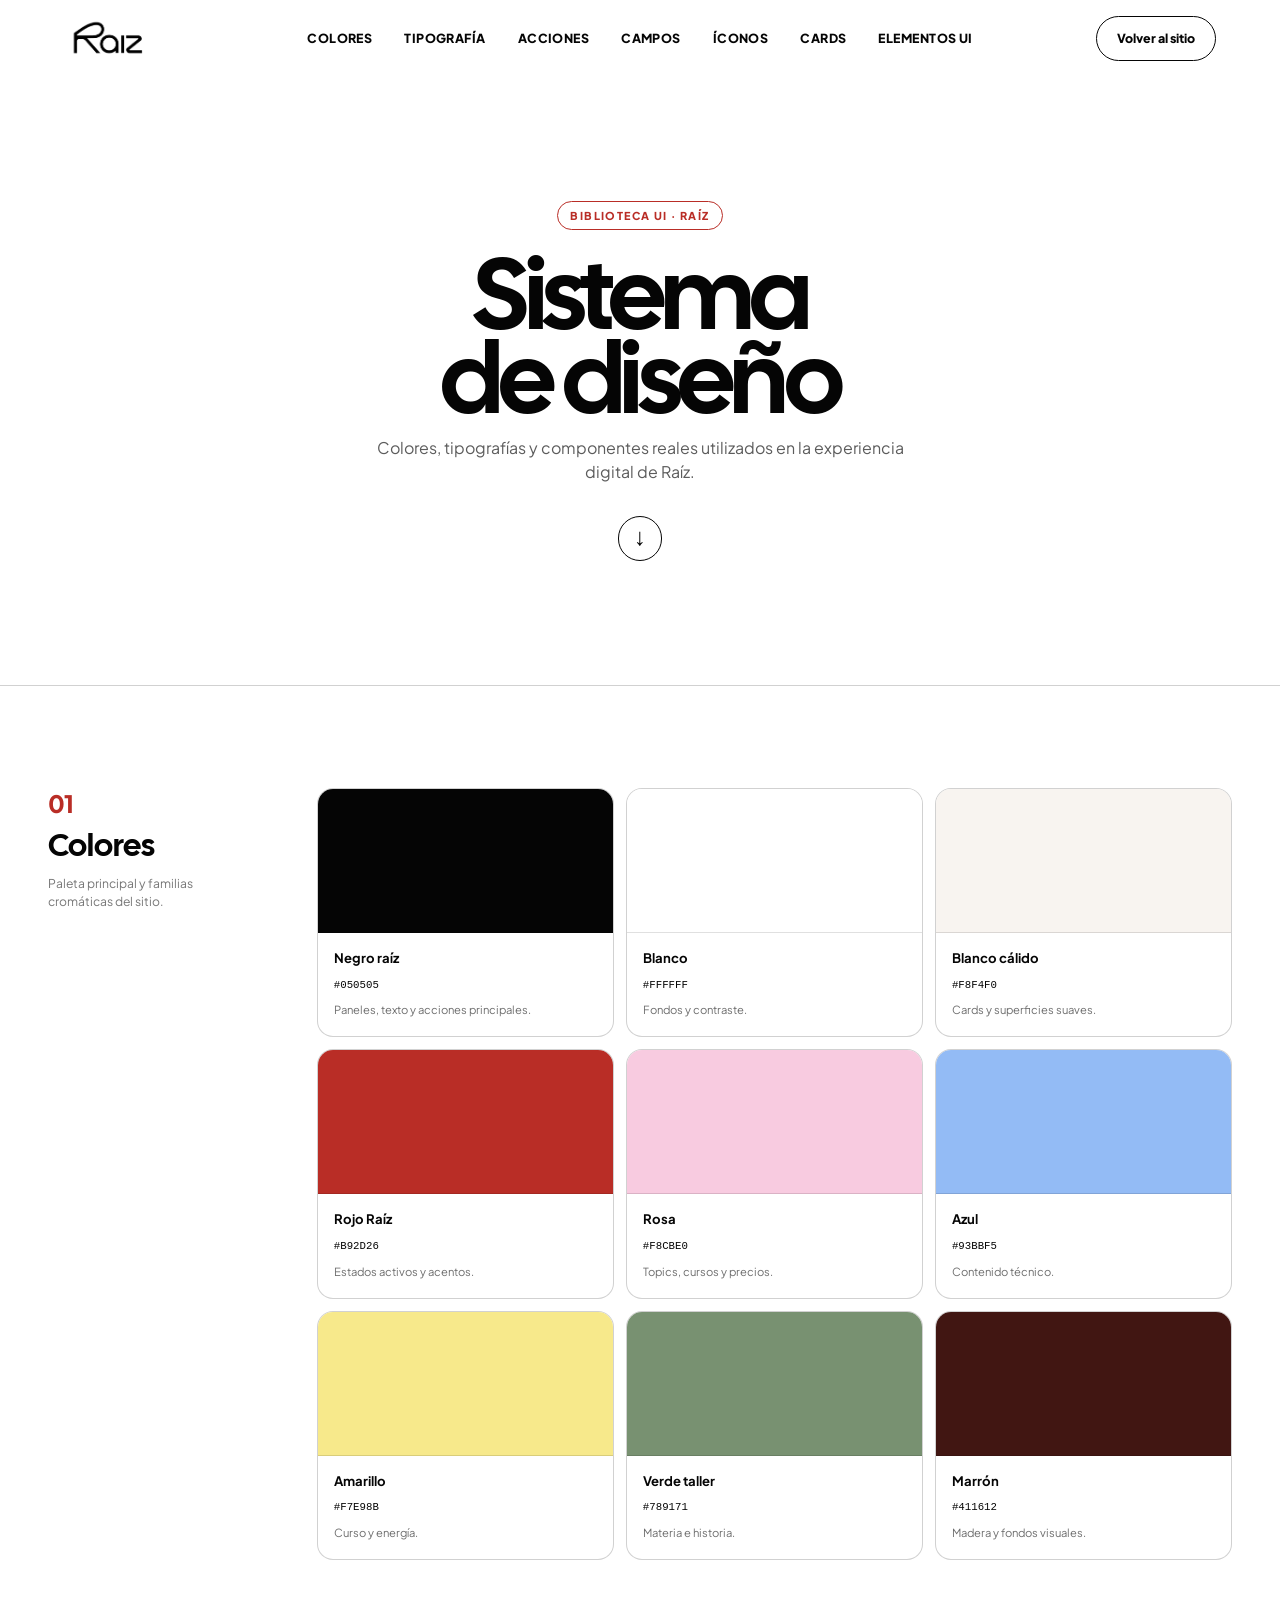
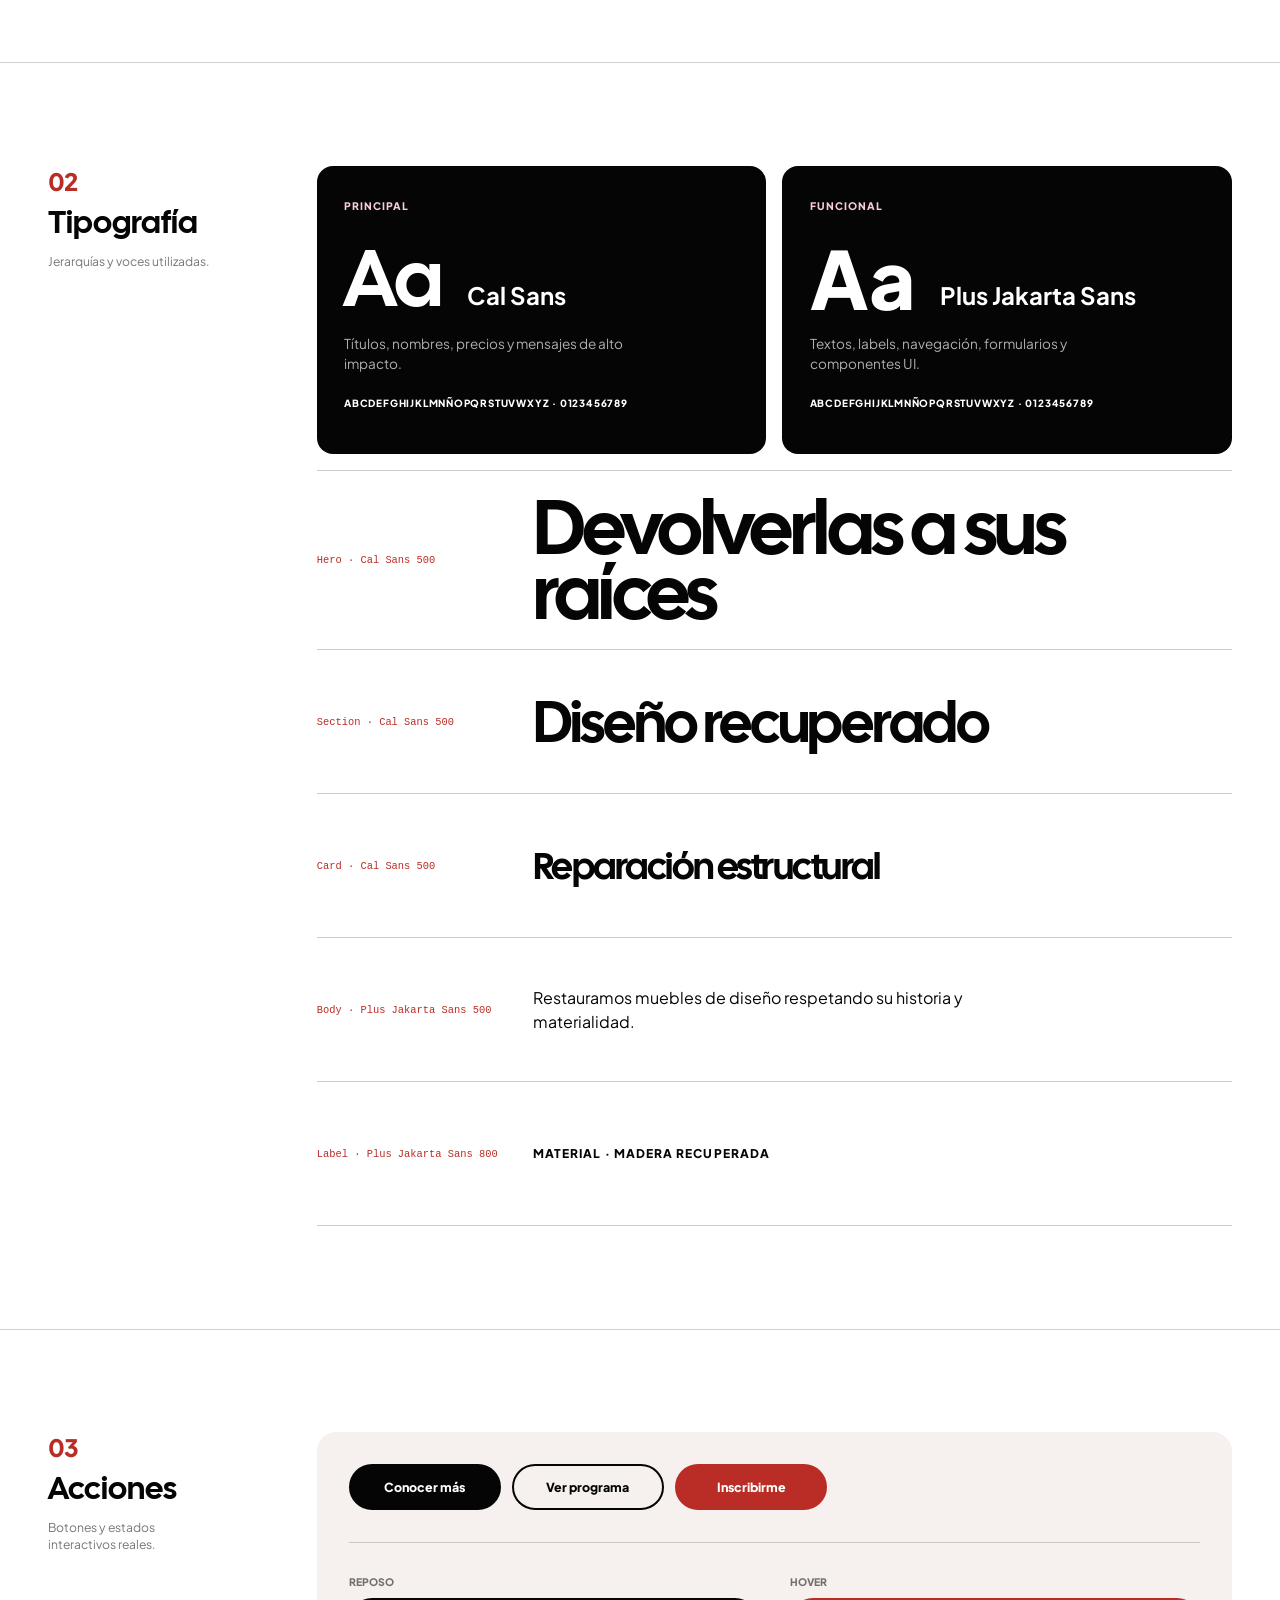
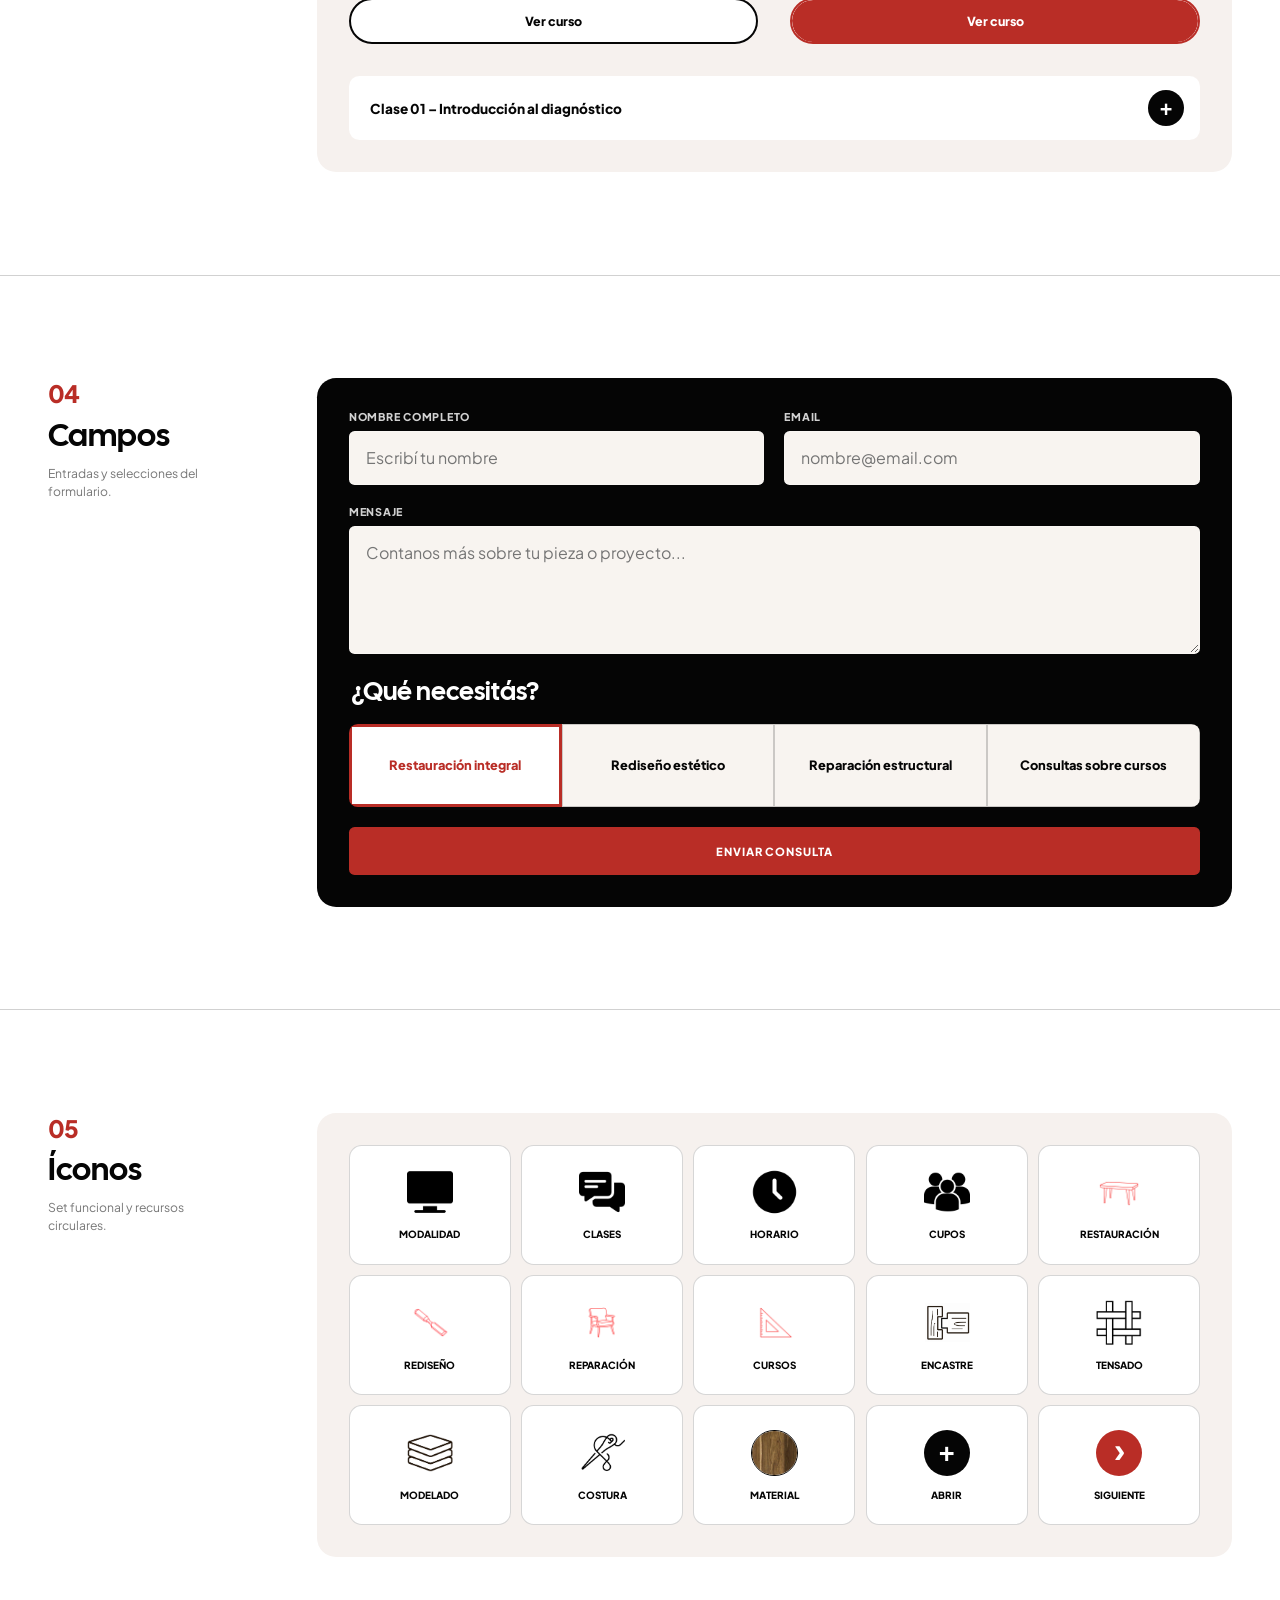
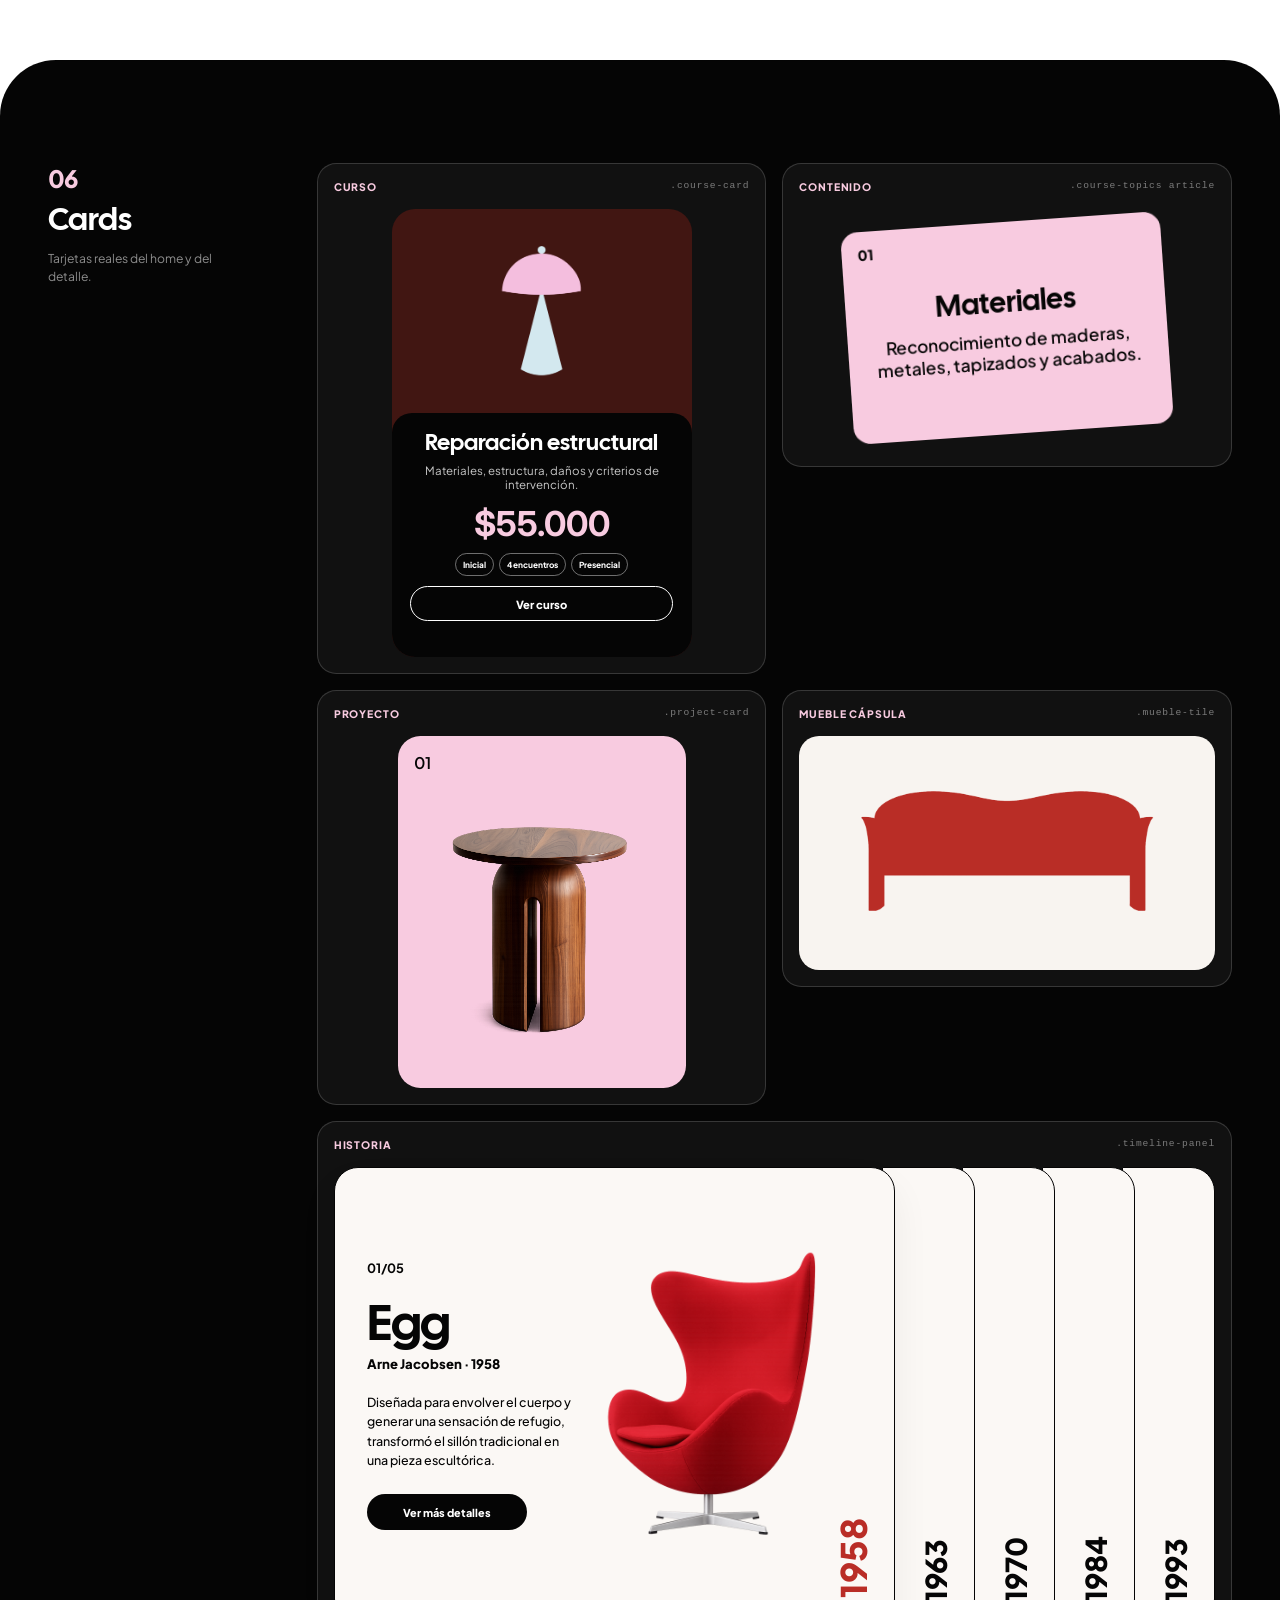
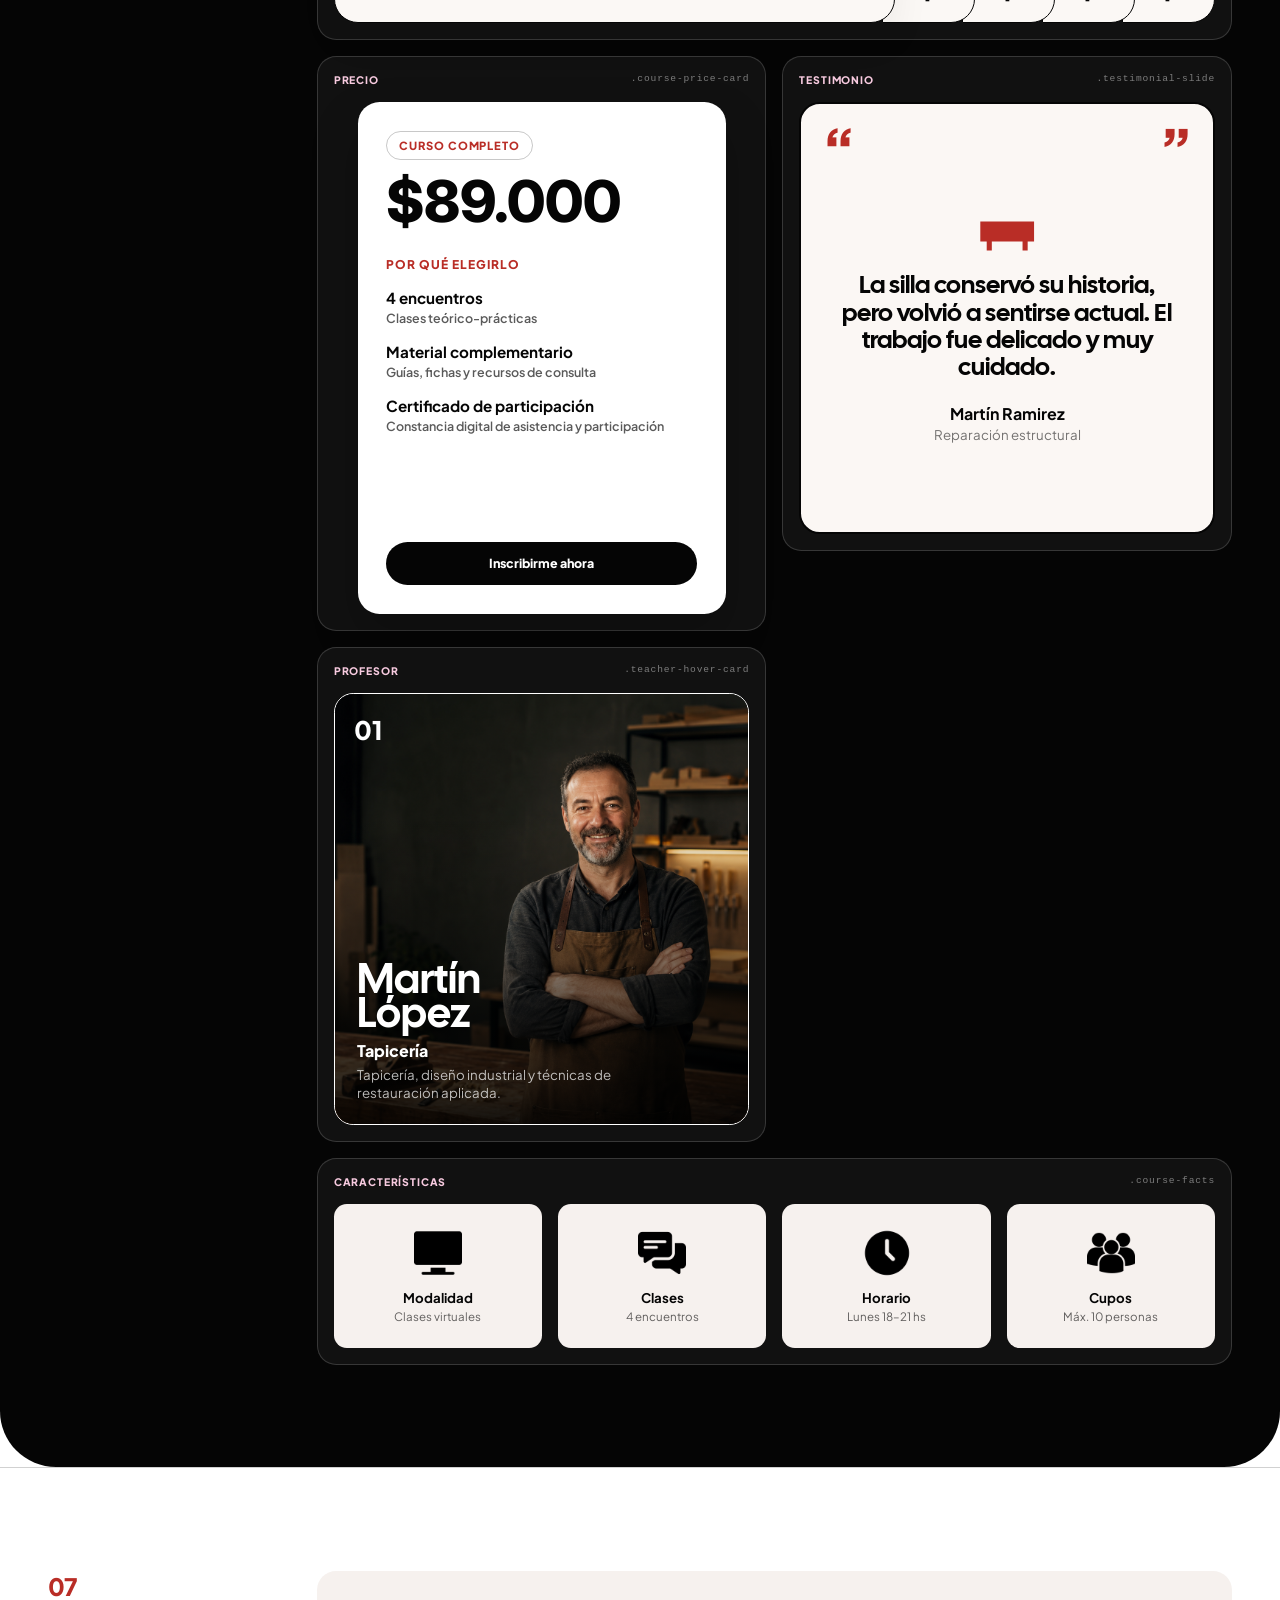
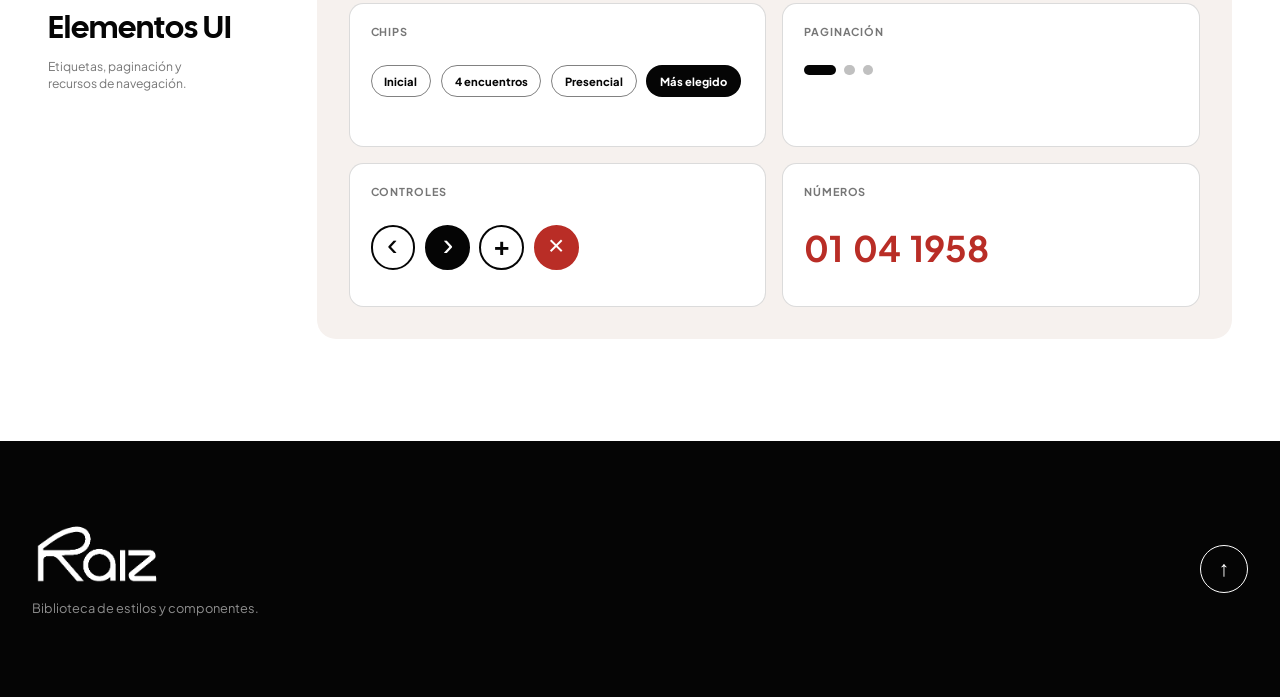
<file: biblioteca.html>
<!DOCTYPE html>
<html lang="es">
  <head>
    <meta charset="UTF-8" />
    <meta name="viewport" content="width=device-width, initial-scale=1.0" />
    <meta name="description" content="Biblioteca de componentes y estilos del sitio Raíz." />
    <title>Biblioteca UI | Raíz</title>

    <link rel="preconnect" href="https://fonts.googleapis.com" />
    <link rel="preconnect" href="https://fonts.gstatic.com" crossorigin />
    <link
      href="https://fonts.googleapis.com/css2?family=Cal+Sans&amp;family=Inter:wght@600;700;800&amp;family=Plus+Jakarta+Sans:wght@400;500;600;700;800&amp;display=swap"
      rel="stylesheet"
    />
    <link rel="stylesheet" href="biblioteca.css" />
  </head>

  <body>
    <header class="library-nav">
      <a class="library-brand" href="index.html" aria-label="Volver al sitio Raíz">
        <img src="./img/logo-raiz.png" alt="Raíz" />
      </a>
      <button class="library-nav-toggle" type="button" aria-label="Abrir menú" aria-expanded="false" aria-controls="library-menu">
        <span></span><span></span><span></span>
      </button>
      <nav id="library-menu" aria-label="Secciones de la biblioteca">
        <a href="#colores">Colores</a>
        <a href="#tipografia">Tipografía</a>
        <a href="#acciones">Acciones</a>
        <a href="#campos">Campos</a>
        <a href="#iconos">Íconos</a>
        <a href="#cards">Cards</a>
        <a href="#elementos-ui">Elementos UI</a>
        <a class="library-nav__mobile-back" href="index.html">Volver al inicio</a>
      </nav>
      <a class="library-back" href="index.html">Volver al sitio</a>
    </header>

    <main>
      <section class="library-hero" id="inicio">
        <span class="library-eyebrow">Biblioteca UI · Raíz</span>
        <h1>Sistema<br />de diseño</h1>
        <p>Colores, tipografías y componentes reales utilizados en la experiencia digital de Raíz.</p>
        <a class="library-scroll" href="#colores" aria-label="Ir a colores">↓</a>
      </section>

      <section class="library-section" id="colores">
        <aside class="library-section__label">
          <strong>01</strong>
          <h2>Colores</h2>
          <p>Paleta principal y familias cromáticas del sitio.</p>
        </aside>

        <div class="library-section__content">
          <div class="color-grid">
            <article style="--color:#050505;--text:#fff"><i></i><h3>Negro raíz</h3><code>#050505</code><p>Paneles, texto y acciones principales.</p></article>
            <article style="--color:#ffffff;--text:#050505"><i></i><h3>Blanco</h3><code>#FFFFFF</code><p>Fondos y contraste.</p></article>
            <article style="--color:#f8f4f0;--text:#050505"><i></i><h3>Blanco cálido</h3><code>#F8F4F0</code><p>Cards y superficies suaves.</p></article>
            <article style="--color:#b92d26;--text:#fff"><i></i><h3>Rojo Raíz</h3><code>#B92D26</code><p>Estados activos y acentos.</p></article>
            <article style="--color:#f8cbe0;--text:#050505"><i></i><h3>Rosa</h3><code>#F8CBE0</code><p>Topics, cursos y precios.</p></article>
            <article style="--color:#93bbf5;--text:#050505"><i></i><h3>Azul</h3><code>#93BBF5</code><p>Contenido técnico.</p></article>
            <article style="--color:#f7e98b;--text:#050505"><i></i><h3>Amarillo</h3><code>#F7E98B</code><p>Curso y energía.</p></article>
            <article style="--color:#789171;--text:#050505"><i></i><h3>Verde taller</h3><code>#789171</code><p>Materia e historia.</p></article>
            <article style="--color:#411612;--text:#fff"><i></i><h3>Marrón</h3><code>#411612</code><p>Madera y fondos visuales.</p></article>
          </div>
        </div>
      </section>

      <section class="library-section" id="tipografia">
        <aside class="library-section__label">
          <strong>02</strong>
          <h2>Tipografía</h2>
          <p>Jerarquías y voces utilizadas.</p>
        </aside>

        <div class="library-section__content type-specimens">
          <article class="font-family-card">
            <span>Principal</span>
            <div><strong class="font-cal">Aa</strong><h3>Cal Sans</h3></div>
            <p>Títulos, nombres, precios y mensajes de alto impacto.</p>
            <small>ABCDEFGHIJKLMNÑOPQRSTUVWXYZ · 0123456789</small>
          </article>
          <article class="font-family-card">
            <span>Funcional</span>
            <div><strong class="font-jakarta">Aa</strong><h3>Plus Jakarta Sans</h3></div>
            <p>Textos, labels, navegación, formularios y componentes UI.</p>
            <small>ABCDEFGHIJKLMNÑOPQRSTUVWXYZ · 0123456789</small>
          </article>

          <div class="type-scale">
            <article><code>Hero · Cal Sans 500</code><p class="type-hero">Devolverlas a sus raíces</p></article>
            <article><code>Section · Cal Sans 500</code><p class="type-section">Diseño recuperado</p></article>
            <article><code>Card · Cal Sans 500</code><p class="type-card">Reparación estructural</p></article>
            <article><code>Body · Plus Jakarta Sans 500</code><p class="type-body">Restauramos muebles de diseño respetando su historia y materialidad.</p></article>
            <article><code>Label · Plus Jakarta Sans 800</code><p class="type-label">Material · madera recuperada</p></article>
          </div>
        </div>
      </section>

      <section class="library-section" id="acciones">
        <aside class="library-section__label">
          <strong>03</strong>
          <h2>Acciones</h2>
          <p>Botones y estados interactivos reales.</p>
        </aside>

        <div class="library-section__content showcase-panel">
          <div class="component-row">
            <a class="demo-button demo-button--dark" href="#">Conocer más</a>
            <a class="demo-button demo-button--outline" href="#">Ver programa</a>
            <a class="demo-button demo-button--red" href="#">Inscribirme</a>
          </div>
          <div class="hover-demo">
            <div><span>Reposo</span><a class="fill-button fill-button--static" href="#">Ver curso</a></div>
            <span class="hover-arrow"></span>
            <div><span>Hover</span><a class="fill-button is-preview" href="#">Ver curso</a></div>
          </div>
          <details class="demo-accordion">
            <summary><span>Clase 01 – Introducción al diagnóstico</span><b>+</b></summary>
            <p>Observación inicial, registro del estado y criterios para decidir cómo avanzar.</p>
            <video class="demo-accordion__video" muted loop playsinline preload="metadata" aria-label="Vista previa de la clase de diagnóstico">
              <source src="./videos/video-diagnostico.mp4" type="video/mp4" />
              Tu navegador no puede reproducir este video.
            </video>
          </details>
        </div>
      </section>

      <section class="library-section" id="campos">
        <aside class="library-section__label">
          <strong>04</strong>
          <h2>Campos</h2>
          <p>Entradas y selecciones del formulario.</p>
        </aside>

        <div class="library-section__content showcase-panel">
          <form class="fields-demo" action="#" onsubmit="return false">
            <label><span>Nombre completo</span><input type="text" placeholder="Escribí tu nombre" /></label>
            <label><span>Email</span><input type="email" placeholder="nombre@email.com" /></label>
            <label class="field-wide"><span>Mensaje</span><textarea placeholder="Contanos más sobre tu pieza o proyecto..."></textarea></label>
            <fieldset class="field-wide">
              <legend>¿Qué necesitás?</legend>
              <div class="option-buttons">
                <button class="is-selected" type="button">Restauración integral</button>
                <button type="button">Rediseño estético</button>
                <button type="button">Reparación estructural</button>
                <button type="button">Consultas sobre cursos</button>
              </div>
            </fieldset>
            <button class="fields-submit field-wide" type="submit">Enviar consulta</button>
          </form>
        </div>
      </section>

      <section class="library-section" id="iconos">
        <aside class="library-section__label">
          <strong>05</strong>
          <h2>Íconos</h2>
          <p>Set funcional y recursos circulares.</p>
        </aside>

        <div class="library-section__content showcase-panel">
          <div class="icon-grid">
            <article><img src="./img/icono-modalidad.png" alt="" /><span>Modalidad</span></article>
            <article><img src="./img/icono-clases.png" alt="" /><span>Clases</span></article>
            <article><img src="./img/icono-horario.png" alt="" /><span>Horario</span></article>
            <article><img src="./img/icono-cupos.png" alt="" /><span>Cupos</span></article>
            <article><img src="./img/icon-restauracion.png" alt="" /><span>Restauración</span></article>
            <article><img src="./img/icon-rediseno.png" alt="" /><span>Rediseño</span></article>
            <article><img src="./img/icon-reparacion.png" alt="" /><span>Reparación</span></article>
            <article><img src="./img/icon-cursos.png" alt="" /><span>Cursos</span></article>
            <article><img src="./img/icono-encastre.png" alt="" /><span>Encastre</span></article>
            <article><img src="./img/icono-tensado.png" alt="" /><span>Tensado</span></article>
            <article><img src="./img/icono-modelado.png" alt="" /><span>Modelado</span></article>
            <article><img src="./img/icono-costura.png" alt="" /><span>Costura</span></article>
            <article><span class="material-mask"><img src="./img/material-madera.jpg" alt="" /></span><span>Material</span></article>
            <article><span class="plus-icon">+</span><span>Abrir</span></article>
            <article><span class="arrow-icon">›</span><span>Siguiente</span></article>
          </div>
        </div>
      </section>

      <section class="library-section library-section--cards" id="cards">
        <aside class="library-section__label">
          <strong>06</strong>
          <h2>Cards</h2>
          <p>Tarjetas reales del home y del detalle.</p>
        </aside>

        <div class="library-section__content card-showcase">
          <article class="specimen specimen--course">
            <header><span>Curso</span><code>.course-card</code></header>
            <div class="real-course-card">
              <div class="real-course-card__media">
                <img src="./img/curso-diagnostico.png" alt="Curso de reparación estructural" />
              </div>
              <div class="real-course-card__body">
                <h3>Reparación estructural</h3>
                <p>Materiales, estructura, daños y criterios de intervención.</p>
                <strong>$55.000</strong>
                <div><span>Inicial</span><span>4 encuentros</span><span>Presencial</span></div>
                <a href="#">Ver curso</a>
              </div>
            </div>
          </article>

          <article class="specimen">
            <header><span>Contenido</span><code>.course-topics article</code></header>
            <div class="real-topic-card" data-number="01">
              <h3>Materiales</h3>
              <p>Reconocimiento de maderas, metales, tapizados y acabados.</p>
            </div>
          </article>

          <article class="specimen">
            <header><span>Proyecto</span><code>.project-card</code></header>
            <div class="library-project-card project-card--pink">
              <div class="library-project-card__inner">
                <div class="library-project-card__face library-project-card__face--front">
                  <span>01</span>
                  <img src="./img/proyecto-01.png" alt="Mesa lateral restaurada" />
                  <button class="library-project-card__button" type="button" aria-expanded="false">Ver proyecto</button>
                </div>
                <div class="library-project-card__face library-project-card__face--back">
                  <span>01</span>
                  <div>
                    <h3>Mesa lateral restaurada</h3>
                    <p>Recuperamos la superficie de madera y respetamos la línea original de la pieza.</p>
                    <small>Madera · Pulido · Terminación natural</small>
                  </div>
                  <button class="library-project-card__back" type="button">Volver</button>
                </div>
              </div>
            </div>
          </article>

          <article class="specimen">
            <header><span>Mueble cápsula</span><code>.mueble-tile</code></header>
            <article class="library-capsule-card" tabindex="0" role="button" aria-label="Revelar sofá recuperado" aria-pressed="false">
              <div class="library-capsule-card__inner">
                <div class="library-capsule-card__face library-capsule-card__face--front">
                  <img src="./img/testimonio-sofa.png" alt="Silueta de sofá" />
                </div>
                <div class="library-capsule-card__face library-capsule-card__face--back">
                  <img src="./img/testimonio-sofa-hover.png" alt="Sofá construido con piezas recuperadas" />
                  <div><strong>Sofá Raíz 01</strong><small>Madera recuperada · Tapizado natural</small></div>
                </div>
              </div>
            </article>
          </article>

          <article class="specimen specimen--wide">
            <header><span>Historia</span><code>.timeline-panel</code></header>
            <div class="history-accordion history-accordion--specimen" aria-label="Ejemplo de línea de tiempo">
              <article class="timeline-panel is-active">
                <button class="timeline-panel__button" type="button" aria-expanded="true"><span class="timeline-panel__year">1958</span></button>
                <span class="timeline-panel__active-year">1958</span>
                <div class="timeline-panel__content">
                  <div class="timeline-panel__copy">
                    <span class="timeline-panel__number">01/05</span>
                    <h3 class="timeline-panel__title">Egg</h3>
                    <p class="timeline-panel__meta">Arne Jacobsen · 1958</p>
                    <p class="timeline-panel__text">Diseñada para envolver el cuerpo y generar una sensación de refugio, transformó el sillón tradicional en una pieza escultórica.</p>
                    <a class="timeline-panel__cta" href="#">Ver más detalles</a>
                  </div>
                  <img class="timeline-panel__image" src="./img/historia-egg.png" alt="Sillón Egg" />
                </div>
              </article>
              <article class="timeline-panel">
                <button class="timeline-panel__button" type="button" aria-expanded="false"><span class="timeline-panel__year">1963</span></button>
                <span class="timeline-panel__active-year">1963</span>
                <div class="timeline-panel__content"><div class="timeline-panel__copy"><span class="timeline-panel__number">02/05</span><h3 class="timeline-panel__title">Ball</h3><p class="timeline-panel__meta">Eero Aarnio · 1963</p><p class="timeline-panel__text">Inspirada en la estética espacial de los años sesenta, convirtió un asiento en una cápsula personal.</p><a class="timeline-panel__cta" href="#">Ver más detalles</a></div><img class="timeline-panel__image" src="./img/historia-ball.png" alt="Sillón Ball" /></div>
              </article>
              <article class="timeline-panel">
                <button class="timeline-panel__button" type="button" aria-expanded="false"><span class="timeline-panel__year">1970</span></button>
                <span class="timeline-panel__active-year">1970</span>
                <div class="timeline-panel__content"><div class="timeline-panel__copy"><span class="timeline-panel__number">03/05</span><h3 class="timeline-panel__title">UP5</h3><p class="timeline-panel__meta">Gaetano Pesce · 1970</p><p class="timeline-panel__text">Una pieza expresiva de formas orgánicas que convirtió al diseño en un medio para comunicar emociones.</p><a class="timeline-panel__cta" href="#">Ver más detalles</a></div><img class="timeline-panel__image" src="./img/historia-up.png" alt="Sillón UP5" /></div>
              </article>
              <article class="timeline-panel">
                <button class="timeline-panel__button" type="button" aria-expanded="false"><span class="timeline-panel__year">1984</span></button>
                <span class="timeline-panel__active-year">1984</span>
                <div class="timeline-panel__content"><div class="timeline-panel__copy"><span class="timeline-panel__number">04/05</span><h3 class="timeline-panel__title">Ekstrem</h3><p class="timeline-panel__meta">Terje Ekstrøm · 1984</p><p class="timeline-panel__text">Su forma continua expandió los límites entre objeto funcional y pieza visual.</p><a class="timeline-panel__cta" href="#">Ver más detalles</a></div><img class="timeline-panel__image" src="./img/historia-ekstrem.png" alt="Sillón Ekstrem" /></div>
              </article>
              <article class="timeline-panel">
                <button class="timeline-panel__button" type="button" aria-expanded="false"><span class="timeline-panel__year">1993</span></button>
                <span class="timeline-panel__active-year">1993</span>
                <div class="timeline-panel__content"><div class="timeline-panel__copy"><span class="timeline-panel__number">05/05</span><h3 class="timeline-panel__title">Vermelha</h3><p class="timeline-panel__meta">Humberto Campana · 1993</p><p class="timeline-panel__text">Una trama manual de cuerda transformó un material cotidiano en una pieza de diseño.</p><a class="timeline-panel__cta" href="#">Ver más detalles</a></div><img class="timeline-panel__image" src="./img/historia-vermelha.png" alt="Silla Vermelha" /></div>
              </article>
            </div>
          </article>

          <article class="specimen">
            <header><span>Precio</span><code>.course-price-card</code></header>
            <article class="library-price-card">
              <span class="library-price-card__label">Curso completo</span>
              <strong>$89.000</strong>
              <div class="library-price-card__details">
                <span>Por qué elegirlo</span>
                <article><h3>4 encuentros</h3><p>Clases teórico-prácticas</p></article>
                <article><h3>Material complementario</h3><p>Guías, fichas y recursos de consulta</p></article>
                <article><h3>Certificado de participación</h3><p>Constancia digital de asistencia y participación</p></article>
              </div>
              <a href="#">Inscribirme ahora</a>
            </article>
          </article>

          <article class="specimen">
            <header><span>Testimonio</span><code>.testimonial-slide</code></header>
            <blockquote class="real-testimonial-card">
              <span>“</span><span>”</span>
              <div class="furniture-mark" aria-hidden="true"></div>
              <p>La silla conservó su historia, pero volvió a sentirse actual. El trabajo fue delicado y muy cuidado.</p>
              <footer><strong>Martín Ramirez</strong><small>Reparación estructural</small></footer>
            </blockquote>
          </article>

          <article class="specimen">
            <header><span>Profesor</span><code>.teacher-hover-card</code></header>
            <div class="real-teacher-card">
              <img src="./img/profesor-martin.png" alt="Martín López" />
              <span>01</span>
              <div><h3>Martín<br />López</h3><p>Tapicería</p><small>Tapicería, diseño industrial y técnicas de restauración aplicada.</small></div>
            </div>
          </article>

          <article class="specimen specimen--wide">
            <header><span>Características</span><code>.course-facts</code></header>
            <div class="real-facts">
              <article><img src="./img/icono-modalidad.png" alt="" /><div><h3>Modalidad</h3><p>Clases virtuales</p></div></article>
              <article><img src="./img/icono-clases.png" alt="" /><div><h3>Clases</h3><p>4 encuentros</p></div></article>
              <article><img src="./img/icono-horario.png" alt="" /><div><h3>Horario</h3><p>Lunes 18–21 hs</p></div></article>
              <article><img src="./img/icono-cupos.png" alt="" /><div><h3>Cupos</h3><p>Máx. 10 personas</p></div></article>
            </div>
          </article>
        </div>
      </section>

      <section class="library-section" id="elementos-ui">
        <aside class="library-section__label">
          <strong>07</strong>
          <h2>Elementos UI</h2>
          <p>Etiquetas, paginación y recursos de navegación.</p>
        </aside>

        <div class="library-section__content showcase-panel ui-elements">
          <article><h3>Chips</h3><div class="chip-row"><span>Inicial</span><span>4 encuentros</span><span>Presencial</span><span class="is-dark">Más elegido</span></div></article>
          <article><h3>Paginación</h3><div class="demo-dots"><button class="is-active"></button><button></button><button></button></div></article>
          <article><h3>Controles</h3><div class="round-controls"><button>‹</button><button class="is-dark">›</button><button>+</button><button class="is-red">×</button></div></article>
          <article><h3>Números</h3><div class="number-row"><strong>01</strong><strong>04</strong><strong>1958</strong></div></article>
        </div>
      </section>
    </main>

    <footer class="library-footer">
      <div><img src="./img/logo-raiz-blanco.png" alt="Raíz" /><p>Biblioteca de estilos y componentes.</p></div>
      <a href="#inicio" aria-label="Volver arriba">↑</a>
    </footer>

    <script>
      const libraryNavToggle = document.querySelector('.library-nav-toggle');
      const libraryMenu = document.querySelector('#library-menu');

      const closeLibraryMenu = () => {
        libraryMenu?.classList.remove('is-open');
        libraryNavToggle?.setAttribute('aria-expanded', 'false');
        libraryNavToggle?.setAttribute('aria-label', 'Abrir menú');
      };

      libraryNavToggle?.addEventListener('click', () => {
        const isOpen = libraryMenu?.classList.toggle('is-open');
        libraryNavToggle.setAttribute('aria-expanded', isOpen ? 'true' : 'false');
        libraryNavToggle.setAttribute('aria-label', isOpen ? 'Cerrar menú' : 'Abrir menú');
      });

      libraryMenu?.querySelectorAll('a').forEach((link) => link.addEventListener('click', closeLibraryMenu));
      document.addEventListener('keydown', (event) => {
        if (event.key === 'Escape') closeLibraryMenu();
      });

      document.querySelectorAll('.option-buttons button').forEach((button) => {
        button.addEventListener('click', () => {
          document.querySelectorAll('.option-buttons button').forEach((item) => item.classList.toggle('is-selected', item === button));
        });
      });
      document.querySelectorAll('.demo-dots button').forEach((button) => {
        button.addEventListener('click', () => {
          document.querySelectorAll('.demo-dots button').forEach((item) => item.classList.toggle('is-active', item === button));
        });
      });

      const timelinePanels = Array.from(document.querySelectorAll('.history-accordion--specimen .timeline-panel'));
      const updateTimeline = (activeIndex) => {
        timelinePanels.forEach((panel, index) => {
          panel.classList.toggle('is-active', index === activeIndex);
          panel.classList.toggle('is-before', index < activeIndex);
          panel.classList.toggle('is-after', index > activeIndex);
          panel.querySelector('.timeline-panel__button')?.setAttribute('aria-expanded', index === activeIndex ? 'true' : 'false');
        });
      };
      timelinePanels.forEach((panel, index) => panel.querySelector('.timeline-panel__button')?.addEventListener('click', () => updateTimeline(index)));
      if (timelinePanels.length) updateTimeline(0);

      document.querySelectorAll('.demo-accordion').forEach((details) => {
        const video = details.querySelector('video');
        if (!video) return;

        details.addEventListener('toggle', () => {
          if (details.open) {
            video.play().catch(() => {});
          } else {
            video.pause();
            video.currentTime = 0;
          }
        });
      });

      document.querySelectorAll('.library-project-card').forEach((card) => {
        const openButton = card.querySelector('.library-project-card__button');
        const closeButton = card.querySelector('.library-project-card__back');

        openButton?.addEventListener('click', () => {
          card.classList.add('is-flipped');
          openButton.setAttribute('aria-expanded', 'true');
        });

        closeButton?.addEventListener('click', () => {
          card.classList.remove('is-flipped');
          openButton?.setAttribute('aria-expanded', 'false');
        });
      });

      document.querySelectorAll('.library-capsule-card').forEach((card) => {
        const toggleCard = () => {
          const isFlipped = card.classList.toggle('is-flipped');
          card.setAttribute('aria-pressed', isFlipped ? 'true' : 'false');
        };

        card.addEventListener('click', toggleCard);
        card.addEventListener('keydown', (event) => {
          if (event.key !== 'Enter' && event.key !== ' ') return;
          event.preventDefault();
          toggleCard();
        });
      });
    </script>
  </body>
</html>
</file>
<file: styles.css>
:root {

  --page-bg: #ffffff;
  --ink: #050505;
  --muted: #202020;
  --hero-pad-x: clamp(1.25rem, 8vw, 150px);
  --nav-height: 5.75rem;
  --raiz-red: #b92d26;
  --soft-white: #f8f4f0;
  --dark-bg: #050505;
  --dark-panel: #0b0b0b;
  --dark-line: rgb(255 255 255 / 0.16);
}
* {
  box-sizing: border-box;
}

html {
  scroll-behavior: smooth;
}

.section-wave--top::before {
  top: -1px;
  clip-path: ellipse(78% 72% at 50% 0%);
}

.section-wave--bottom::after {
  bottom: -1px;
  clip-path: ellipse(78% 72% at 50% 100%);
}

body {
     overflow-x: hidden;
  margin: 0;
  background: var(--page-bg);
  color: var(--ink);
  font-family: plus jakarta sans, ui-sans-serif, system-ui, -apple-system, BlinkMacSystemFont, "Segoe UI", sans-serif;
}

a {
  color: inherit;
  text-decoration: none;
}

img {
  display: block;
  max-width: 100%;
}

/* HERO */









.hero {
  position: relative;
  min-height: 100vh;
  overflow: hidden;
  background: #fff;
  isolation: isolate;
}

.navbar {
  position: absolute;
  top: 0;
  left: 0;
  z-index: 20;
  display: grid;
  grid-template-columns: auto 1fr auto;
  align-items: center;
  width: 100%;
  min-height: 4.8rem;
  padding: 1rem clamp(3rem, 6vw, 6rem);
}

.brand {
  display: inline-flex;
  align-items: center;
  width: clamp(5.4rem, 9vw, 7.2rem);
}

.brand img {
  width: 100%;
  height: auto;
}

.brand span {
  display: none;
  font-size: clamp(1.75rem, 2.3vw, 2.4rem);
  font-weight: 750;
  line-height: 1;
  letter-spacing: 0.34em;
}

.brand.logo-missing img {
  display: none;
}

.brand.logo-missing span {
  display: block;
}

.nav-links {
  display: flex;
  align-items: center;
  justify-content: center;
  gap: clamp(2rem, 4vw, 4.5rem);
  margin: 0;
  padding: 0;
  list-style: none;
}

.nav-links a {
  position: relative;
  display: inline-block;
  padding-bottom: 0.26rem;
  color: inherit;
  text-decoration: none;
  font-size: clamp(0.95rem, 1.35vw, 1.2rem);
  font-weight: 650;
  transition: none;
}

.nav-links a:hover {
  opacity: 1;
}

.nav-links a::after {
  content: "";
  position: absolute;
  left: 0;
  bottom: 0;
  width: 100%;
  height: 2px;
  border-radius: 999px;
  background: var(--raiz-red, #b92d26);
  transform: scaleX(0);
  transform-origin:  center;
  transition: transform 220ms cubic-bezier(0.22, 1, 0.36, 1);
}

.nav-links a:hover::after,
.nav-links a:focus-visible::after {
  transform: scaleX(1);
}


.nav-cta {
  position: relative;
  isolation: isolate;
  overflow: hidden;
  display: inline-flex;
  align-items: center;
  justify-content: center;
  min-width: 9rem;
  padding: 0.72rem 1.15rem 0.78rem;
  border: 2px solid #050505;
  border-radius: 999px;
  color: #050505;
  font-size: clamp(0.9rem, 1.1vw, 1rem);
  font-weight: 800;
  line-height: 1;
  transition: color 220ms ease, transform 220ms ease, box-shadow 220ms ease;
}

.nav-cta::before {
  content: "";
  position: absolute;
  inset: 0;
  z-index: -1;
  background: #050505;
  transform: translateX(-105%);
  transition: transform 260ms cubic-bezier(0.22, 1, 0.36, 1);
}

.nav-cta:hover,
.nav-cta:focus-visible {
  color: #fff;
  transform: translateY(-2px);
  box-shadow: 0 0.8rem 1.6rem rgb(5 5 5 / 0.14);
}

.nav-cta:hover::before,
.nav-cta:focus-visible::before {
  transform: translateX(0);
}




.hero-content {
  position: relative;
  z-index: 10;
  display: grid;
  min-height: 100vh;
  place-content: center;
  padding: calc(var(--nav-height) + 0.5rem) var(--hero-pad-x) 4rem;
  text-align: center;
  pointer-events: none;
  transform: translateY(-4rem);
}

.hero-content h1 {
  font-family: "Cal Sans", plus jakarta sans, sans-serif;
  max-width: 8.2em;
  margin: 0 auto;
  font-size: clamp(3.5rem, 6vw, 7rem);
  font-weight: 500;
  line-height: 0.80;
  letter-spacing: 0;
  padding-bottom: 10px;
}

.hero-content p {
  max-width: 44rem;
  margin: clamp(0.6rem, 1vw, 1.3rem) auto 0;
  color: var(--muted);
  font-size: clamp(1.2rem, 1.5vw, 1.8rem);
  font-weight: 500;
  line-height: 1.18;
  letter-spacing: 0;
}

.hero-copy--mobile {
  display: none;
}

.hero-button {
  position: relative;
  justify-self: center;
  min-width: 16rem;
  margin-top: clamp(0.8em, 1.4vw, 1.2rem);
  padding: 0.8rem 2rem 1rem;
  overflow: hidden;
  isolation: isolate;
  border: 2px solid var(--ink);
  border-radius: 999px;
  background: #fff;
  color: var(--ink);
  font-size: clamp(1rem, 1.45vw, 1.35rem);
  font-weight: 600;
  line-height: 1;
  pointer-events: auto;
  transition:
    color 220ms ease,
    border-color 220ms ease,
    transform 220ms ease;
}

.hero-button::before {
  content: "";
  position: absolute;
  inset: 0;
  z-index: -1;
  background: #050505;
  transform: scaleX(0);
  transform-origin: left;
  transition: transform 260ms cubic-bezier(0.22, 1, 0.36, 1);
}

.hero-button:hover {
  color: #fff;
  border-color: #050505;
  transform: translateY(-0.12rem);
}

.hero-button:hover::before {
  transform: scaleX(1);
}
.hero-gallery {
  position: absolute;
  inset: 0;
  z-index: 5;
}


.hero-piece {
  position: absolute;
  left: var(--x);
  top: var(--y);
  z-index: var(--z, 1);
  width: var(--w);
  height: auto;
  transform: translate3d(-50%, -50%, 0) scale(1);
  filter: drop-shadow(0 1rem 0.85rem rgb(0 0 0 / 0.08));
  transition:
    transform 420ms cubic-bezier(0.22, 1, 0.36, 1),
    filter 420ms cubic-bezier(0.22, 1, 0.36, 1);
  will-change: transform;
}

.hero-piece__img {
  display: block;
  width: 100%;
  height: auto;
  object-fit: contain;
  pointer-events: none;
  transition: opacity 520ms cubic-bezier(0.22, 1, 0.36, 1);
  will-change: opacity;
}

.hero-piece__img--normal {
  opacity: 1;
}

.hero-piece__img--aged {
  position: absolute;
  inset: 0;
  opacity: 0;
}

.hero-piece:not(.is-revealed):hover {
  filter: drop-shadow(0 1.05rem 0.9rem rgb(0 0 0 / 0.1));
  transform: translate3d(-50%, -50%, 0) scale(1.004);
}

.hero-piece.is-revealed .hero-piece__img--normal {
  opacity: 0;
}

.hero-piece.is-revealed .hero-piece__img--aged {
  opacity: 1;
}



.piece-chair-green {
  --x: 19%;
  --y: 33%;
  --w: clamp(12rem, 18vw, 20rem);
}

.piece-lamp-orange {
  --x: 38%;
  --y: 24%;
  --w: clamp(9rem, 15vw, 18rem);
}

.piece-side-table {
  --x: 64%;
  --y: 24%;
  --w: clamp(12rem, 18vw, 21rem);
}

.piece-chair-red {
  --x: 81%;
  --y: 34%;
  --w: clamp(8rem, 15vw, 17rem);
}

.piece-lamp-red {
  --x: 24%;
  --y: 57%;
  --w: clamp(6rem, 11vw, 12rem);
}

.piece-lamp-blue {
  --x: 77%;
  --y: 57%;
  --w: clamp(6.5rem, 11vw, 13rem);
}

.piece-chair-brown {
  --x: 17%;
  --y: 78.5%;
  --w: clamp(14rem, 22vw, 25rem);
}

.piece-rack {
  --x: 51%;
  --y: 84%;
  --w: clamp(16rem, 25vw, 30rem);
}

.piece-lamp-silver {
  --x: 36%; 
  --y: 86%; 
  --w: clamp(6rem, 10vw, 11rem);
}

.piece-chair-orange {
  --x: 83%;
  --y: 75%;
  --w: clamp(12rem, 18vw, 21rem);
  scale: 1.1;
}

.placeholder-section {
  min-height: 1px;
}

.nav-toggle {
  display: none;
}

.piece-mobile-restoration .hero-piece__img--normal {
  position: relative;
  opacity: 1;
  visibility: visible;
}

.piece-mobile-restoration .hero-piece__img--aged {
  position: absolute;
  inset: 0;
  opacity: 0;
  visibility: hidden;
}

.piece-mobile-restoration.is-revealed .hero-piece__img--normal,
.piece-mobile-restoration:hover .hero-piece__img--normal {
  opacity: 0;
  visibility: hidden;
}

.piece-mobile-restoration.is-revealed .hero-piece__img--aged,
.piece-mobile-restoration:hover .hero-piece__img--aged {
  opacity: 1;
  visibility: visible;
}

.piece-mobile-restoration {
  display: none;
}

@media (max-width: 980px) {
  :root {
    --nav-height: 5.25rem;
  }

  .nav-links {
    gap: clamp(1rem, 3vw, 2rem);
  }

  .hero-content h1 {
    font-size: clamp(3.6rem, 10vw, 6.2rem);
  }

  .piece-chair-green {
    --x: 13%;
    --y: 25%;
    --w: clamp(9rem, 24vw, 15rem);
  }

  .piece-lamp-orange {
    --x: 41%;
    --y: 21%;
    --w: clamp(7rem, 18vw, 11rem);
  }

  .piece-side-table {
    --x: 72%;
    --y: 24%;
    --w: clamp(9rem, 23vw, 15rem);
  }

  .piece-chair-red,
  .piece-lamp-red {
    display: none;
  }

  .piece-lamp-blue {
    --x: 86%;
    --y: 60%;
    --w: clamp(5rem, 15vw, 9rem);
  }

  .piece-chair-brown {
    --x: 16%;
    --y: 84%;
    --w: clamp(10rem, 28vw, 17rem);
  }

  .piece-rack {
    --x: 52%;
    --y: 88%;
    --w: clamp(13rem, 34vw, 22rem);
  }

  .piece-lamp-silver {
    display: none;
  }

  .piece-chair-orange {
    --x: 88%;
    --y: 84%;
    --w: clamp(9rem, 24vw, 15rem);
  }
}


@media (max-width: 680px) {
  :root {
    --hero-pad-x: 1.25rem;
    --nav-height: 4.8rem;
  }

  .hero {
    min-height: 100svh;
  }

  .navbar {
    align-items: center;
    min-height: var(--nav-height);
    padding: 1rem var(--hero-pad-x);
  }

  .brand {
    width: 5.4rem;
    position: relative;
    z-index: 35;
  }

  /* hamburguesa simple */
  .nav-toggle {
    position: relative;
    z-index: 35;
    display: flex;
    flex-direction: column;
    justify-content: center;
    gap: 5px;
    width: 2.2rem;
    height: 2rem;
    padding: 0;
    border: 0;
    background: transparent;
    cursor: pointer;
  }

  .nav-toggle span {
    display: block;
    width: 100%;
    height: 2px;
    border-radius: 999px;
    background: var(--ink);
  }

  .nav-links {
    position: absolute;
    top: calc(100% + 0.4rem);
    right: var(--hero-pad-x);
    z-index: 30;
    display: flex;
    flex-direction: column;
    align-items: stretch;
    gap: 0;
    width: min(14rem, calc(100vw - 2.5rem));
    margin: 0;
    padding: 0.65rem;
    border-radius: 1rem;
    background: #050505;
    color: #fff;
    list-style: none;
    opacity: 0;
    visibility: hidden;
    pointer-events: none;
    transform: translateY(-0.4rem);
    transition:
      opacity 200ms ease,
      visibility 200ms ease,
      transform 220ms ease;
  }

  .navbar.is-open .nav-links {
    opacity: 1;
    visibility: visible;
    pointer-events: auto;
    transform: translateY(0);
  }

  .nav-links li {
    width: 100%;
  }

  .nav-links a {
    display: block;
    width: 100%;
    padding: 0.85rem 1rem;
    border-radius: 0.7rem;
    color: #fff;
    font-size: 1rem;
    font-weight: 650;
    line-height: 1;
  }

  .nav-links a:hover {
    opacity: 1;
    background: rgb(255 255 255 / 0.12);
  }

  .hero-content {
    align-content: center;
    min-height: 100svh;
    padding-top: 6.4rem;
    padding-bottom: 8.5rem;
  }

  .hero-content h1 {
    font-size: clamp(3.35rem, 16vw, 4.9rem);
    line-height: 0.9;
  }

  .hero-content p {
    max-width: 22rem;
    font-size: 1.15rem;
    line-height: 1.25;
  }

  .hero-copy--desktop {
  display: none;
}

.hero-copy--mobile {
  display: block;
  color: var(--ink);
}

  .hero-button {
    min-width: 12.5rem;
    padding: 0.85rem 1.6rem 0.9rem;
    font-size: 1.2rem;
    
  }

  .piece-chair-green {
    --x: 18%;
    --y: 22%;
    --w: 8.6rem;
  }

  .piece-lamp-orange {
    --x: 79%;
    --y: 23%;
    --w: 7.2rem;
  }

  .piece-side-table,
  .piece-lamp-blue,
  .piece-chair-orange {
    display: none;
  }

  .piece-chair-brown {
    --x: 20%;
    --y: 88%;
    --w: 10.5rem;
  }

  .piece-rack {
    --x: 70%;
    --y: 89%;
    --w: 12.5rem;
  }
}


.section-kicker {
  margin: 0 0 clamp(1rem, 1.5vw, 1.35rem);
  font-size: clamp(0.78rem, 1vw, 1rem);
  font-weight: 700;
  line-height: 1;
  letter-spacing: 0.42em;
  text-align: center;
}


.section-title {
  margin: 0;
  font-family: "Cal Sans", plus jakarta sans, sans-serif;
  font-size: clamp(3.1rem, 5.4vw, 4rem);
  font-weight: 500;
  line-height: 0.9;
  letter-spacing: 0;
  text-align: center;
}

.section-intro {
  max-width: 68rem;
  margin: clamp(1.25rem, 2vw, 1.8rem) auto 0;
  color: var(--ink);
  font-size: clamp(1rem, 1.55vw, 1.4rem);
  font-weight: 400;
  line-height: 1.22;
  text-align: center;
}

.about {
  padding: clamp(5rem, 8vw, 8rem) var(--hero-pad-x) clamp(4.5rem, 7vw, 7rem);
  background: #fff;
}

.about__inner,
.projects__inner,
.courses__inner {
  width: 100%;
  max-width: none;
  margin: 0 auto;
}

.about__grid {
  display: grid;
  grid-template-columns: minmax(0, 1.05fr) minmax(0, 1fr);
  grid-template-rows: auto clamp(16rem, 26vw, 22rem);
  gap: clamp(1rem, 1.6vw, 1.35rem);
  margin-top: clamp(1.4rem, 2.4vw, 2.2rem);
  align-items: stretch;
}

.about__image {
  margin: 0;
  overflow: hidden;
  border-radius: clamp(1.2rem, 2vw, 2rem);
  background: #f3f1ed;
}

.about__image img {
  width: 100%;
  height: 100%;
  object-fit: cover;
}

.about__image--main {
  height: clamp(34rem, 50vw, 43rem);
  min-height: 0;
  grid-row: 1 / 3;
}

.about__values {
  display: grid;
  grid-template-columns: repeat(3, minmax(0, 1fr));
  gap: clamp(0.75rem, 1.2vw, 1rem);
  align-self: start;
}

.value-card {
  min-height: clamp(12rem, 17vw, 15.5rem);
  padding: clamp(1rem, 1.45vw, 1.35rem) clamp(0.85rem, 1.2vw, 1.1rem);
  border-radius: clamp(1.1rem, 1.8vw, 1.7rem);
  background: #050505;
  color: #fff;
  text-align: center;
}

.value-card__icon {
  display: grid;
  width: clamp(3.1rem, 4.6vw, 4.25rem);
  height: clamp(3.1rem, 4.6vw, 4.25rem);
  margin: 0 auto clamp(0.9rem, 1.4vw, 1.2rem);
}

.value-card__icon--design {
  border-radius: 1.1rem 0.25rem 1.1rem 1.1rem;
  background: #fff;
}

.value-card__icon--materials {
  border: 0.55rem solid #fff;
  border-radius: 1.2rem;
}


.value-card__icon--history {
  position: relative;
  display: grid;
  place-items: center;
  width: clamp(2.2rem, 3vw, 2.9rem);
height: clamp(2.2rem, 3vw, 2.9rem);
}

.value-card__icon--history::before {
  content: "";
  display: block;
  width: 80%;
  height: 80%;
    border: 0.45rem solid #fff;
  border-left-width: 0.5rem;
  border-radius: 0 0.8rem 0.8rem 0;
}

.value-card__icon--history::after {
  content: none;
  display: none;
}

.value-card__icon--history span,
.value-card__icon--history svg {
  display: none;
}


.value-card__icon--history span {
  display: none;
}

.value-card__title {
  margin: 0 0 1rem;
  font-size: clamp(0.5rem, 1vw, 0.9rem);
  font-weight: 500;
  line-height: 1;
  letter-spacing: 0.4em;
}

.value-card p {
  margin: 0;
  font-size: clamp(0.86rem, 1vw, 1rem);
  font-weight: 400;
  line-height: 1.35;
}

.about__image--secondary {
  height: 100%;
  min-height: 0;
  align-self: end;
}

.about__image--main img {
  object-position: center 35%;
}


.section-intro--mobile,
.value-card__text--mobile {
  display: none;
}

@media (max-width: 680px) {
  .section-intro--desktop,
  .value-card__text--desktop {
    display: none;
  }

  .section-intro--mobile,
  .value-card__text--mobile {
    display: block;
  }

  .about .section-intro {
    max-width: 21rem;
    font-size: 1rem;
    line-height: 1.28;
  }

  .value-card__text {
    max-width: 15rem;
    margin: 0 auto;
    font-size: 1rem;
    line-height: 1.35;
  }
}




/* PROJECT SECTION */


.projects {
  padding: clamp(2.5rem, 7vw, 6rem) var(--hero-pad-x) clamp(6rem, 10vw, 10rem);
  background: #fff;
  overflow: hidden;
}

.project-stack {
  display: flex;
  justify-content: flex-start;
  width: 100%;
  max-width: none;
  margin: 2.8rem 0 0;
  padding: 0 1rem 1.2rem;
  gap: 2.5rem;
  overflow-x: auto;
  overflow-y: visible;
  scroll-snap-type: x mandatory;
  overscroll-behavior-x: contain;
  touch-action: pan-y;
  -webkit-overflow-scrolling: touch;
  box-sizing: border-box;
}

.project-card {
  flex: 0 0 calc(100vw - 2rem);
  max-width: calc(100vw - 2rem);
  height: clamp(31rem, 120vw, 36rem);
  border-radius: 1.8rem;
  scroll-snap-align: start;
  scroll-snap-stop: always;
}

.project-card + .project-card {
  margin-left: clamp(-4.2rem, -4vw, -2.4rem);
}

.project-card:hover {
  z-index: 10;
  transform: translateY(-0.55rem) scale(1.025);
  box-shadow: 0 1.4rem 2.8rem rgb(0 0 0 / 0.16);
}

.project-card__number {
  position: absolute;
  top: 1.3rem;
  left: 1.3rem;
  z-index: 2;
  font-size: clamp(1.3rem, 1.3vw, 1.25rem);
  font-weight: 500;
  line-height: 1;
}

.project-card__image {
  position: absolute;
  left: 50%;
  bottom: clamp(1.4rem, 2.2vw, 2rem);
  z-index: 1;
  width: min(88%, 15rem);
  max-height: 76%;
  object-fit: contain;
  transform: translateX(-50%);
  transition: transform 260ms cubic-bezier(0.22, 1, 0.36, 1);
}


.project-card--pink .project-card__image {
  width: min(82%, 13rem);
}

.project-card--blue .project-card__image {
  width: min(80%, 12.5rem);
}

.project-card--red .project-card__image {
  width: min(86%, 14rem);
}

.project-card--green .project-card__image {
  width: min(74%, 11.5rem);
}

.project-card--gray .project-card__image {
  width: min(88%, 15rem);
}

.project-card:hover .project-card__image {
  transform: translateX(-50%) translateY(-0.35rem);
}

.project-card__button {
  position: absolute;
  left: 50%;
  bottom: 1.15rem;
  z-index: 3;
  padding: 0.75rem 1.2rem 0.82rem;
  border-radius: 999px;
  background: #050505;
  color: #fff;
  font-size: 0.95rem;
  font-weight: 700;
  line-height: 1;
  opacity: 0;
  transform: translate(-50%, 0.5rem);
  transition:
    opacity 220ms ease,
    transform 220ms ease;
  white-space: nowrap;
}

.project-card:hover .project-card__button {
  opacity: 1;
  transform: translate(-50%, 0);
}

.project-card--pink {
  background: #f8cbe0;
}

.project-card--blue {
  background: #93bbf5;
}

.project-card--red {
  background: #F6E984;
}

.project-card--green {
  background: #789171;
}

.project-card--gray {
  background: #eeeeee;
}

.project-dots {
  display: none;
}

@media (max-width: 680px) {

  .section-title{
    font-size: 2.3rem;
    padding: 0 16px;
  }

  .project-card--pink .project-card__image {
  width: min(80%, 26rem);
    bottom: 5rem;
}

.project-card--blue .project-card__image
{
  width: min(70%, 26rem);
  bottom: 5rem;
}



.project-card--red .project-card__image{
  width: min(80%, 26rem);
    bottom: 4rem;
}



.project-card--green .project-card__image{
  width: min(76%, 26rem);
    bottom: 3rem;
}



.project-card--gray .project-card__image{
  width: min(80%, 26rem);
    bottom: 7rem;
}




  .section-intro--desktop {
    display: none;
  }

  .section-intro--mobile {
    display: block;
    max-width: 21rem;
    margin: 1rem auto 0;
    font-size: 1rem;
    line-height: 1.28;
    text-align: center;
  }

  .projects {
    padding: 4.2rem 0 1rem;
    overflow: hidden;
  }

  .projects__inner {
    padding: 0;
  }

  .project-stack {
    display: flex;
    justify-content: flex-start;
    width: 100%;
    max-width: none;
    margin: 2.8rem 0 0;
    padding: 0 1rem 1.2rem;
    gap: 2.5rem;
    overflow-x: auto;
    overflow-y: visible;
    scroll-snap-type: x mandatory;
-webkit-overflow-scrolling: touch;
    box-sizing: border-box;
  }

  .project-card {
    flex: 0 0 calc(100vw - 2rem);
    max-width: calc(100vw - 2rem);
    height: clamp(31rem, 120vw, 36rem);
    border-radius: 1.8rem;
    scroll-snap-align: unset;
  }

.project-card__image {
  left: 50%;
  width: min(100%, 28rem);
  max-height: 90%;

}

  .project-stack::-webkit-scrollbar {
    display: none;
  }

  .project-card + .project-card {
    margin-left: 0;
  }

 .project-card__button {
  opacity: 1;
  left: 50%;
  bottom: 1.8rem;
  padding: 0.85rem 1.5rem 0.95rem;
  font-size: 1rem;
  min-width: 16rem;
}

.project-card:hover {
  z-index: 10;
  transform: none;
  box-shadow: none;

}

.project-dots {
  display: flex;
  justify-content: center;
  align-items: center;
  gap: 0.55rem;
  margin: 0.2rem auto 0;
}

.project-dot {
  width: 0.55rem;
  height: 0.55rem;
  padding: 0;
  border: 0;
  border-radius: 999px;
  background: rgb(5 5 5 / 0.22);
  cursor: pointer;
  transition:
    width 180ms ease,
    background-color 180ms ease,
    transform 180ms ease;
}

.project-dot.is-active {
  width: 1.55rem;
  background: var(--ink);
}

}








/* =========================================================
   PROYECTOS — flip 3D real
   Agregado para reemplazar el cambio de info plano por giro de card.
   ========================================================= */

.project-card {
  overflow: visible;
  background: transparent;
  perspective: 1200px;
}

.project-card:hover,
.project-card.is-flipped {
  z-index: 90;
}

.project-card.is-flipped {
  transform: translateY(-0.55rem) scale(1.035);
  box-shadow: 0 1.4rem 2.8rem rgb(0 0 0 / 0.18);

}

.project-card__inner {
  position: relative;
  width: 100%;
  height: 100%;
  border-radius: inherit;
  transform-style: preserve-3d;
  transition: transform 760ms cubic-bezier(0.22, 1, 0.36, 1);
    -webkit-transform-style: preserve-3d;
  transform-style: preserve-3d;
}

.project-card__face--front {
  transform: rotateY(0deg);
}

.project-card.is-flipped .project-card__inner {
  transform: rotateY(180deg);
}

.project-card__face {
  position: absolute;
  inset: 0;
  overflow: hidden;
  border-radius: inherit;
  backface-visibility: hidden;
  -webkit-backface-visibility: hidden;
}

.project-card__face--front {
  background: var(--project-bg);
}

.project-card__face--back {
  display: flex;
  flex-direction: column;
  padding: clamp(1.15rem, 2vw, 1.7rem);
  background: #050505;
  color: #fff;
  transform: rotateY(180deg);
}

.project-card--pink {
  --project-bg: #f8cbe0;
}

.project-card--blue {
  --project-bg: #93bbf5;
}

.project-card--red {
  --project-bg: #be2b26;
}

.project-card--green {
  --project-bg: #789171;
}

.project-card--gray {
  --project-bg: #eeeeee;
}

.project-card__button,
.project-card__back-button {
  border: 0;
  cursor: pointer;
  font-family: inherit;
}

.project-card__back-number {
  margin-bottom: clamp(1.4rem, 2.5vw, 2rem);
  font-size: clamp(1rem, 1.3vw, 1.25rem);
  font-weight: 600;
  line-height: 1;
}

.project-card__back-title {
  max-width: 9.5em;
  margin: 0;
  font-family: "Cal Sans", plus jakarta sans, sans-serif;
  font-size: clamp(1.7rem, 2.4vw, 2.35rem);
  font-weight: 500;
  line-height: 0.92;
  letter-spacing: -0.02em;
}

.project-card__back-text {
  margin: clamp(1rem, 1.8vw, 1.35rem) 0 0;
  color: rgb(255 255 255 / 0.86);
  font-size: clamp(0.9rem, 1.05vw, 1rem);
  font-weight: 500;
  line-height: 1.35;
}

.project-card__back-meta {
  margin: auto 0 clamp(1rem, 1.5vw, 1.25rem);
  padding-top: clamp(1rem, 1.5vw, 1.25rem);
  border-top: 1px solid rgb(255 255 255 / 0.18);
  color: rgb(255 255 255 / 0.72);
  font-size: clamp(0.78rem, 0.95vw, 0.92rem);
  font-weight: 650;
  line-height: 1.2;
}

.project-card__back-button {
  display: inline-flex;
  align-items: center;
  justify-content: center;
  width: 100%;
  padding: 0.75rem 1rem 0.82rem;
  border: 2px solid #fff;
  border-radius: 999px;
  background: transparent;
  color: #fff;
  font-size: clamp(0.9rem, 1vw, 1rem);
  font-weight: 800;
  line-height: 1;
  transition:
    background-color 180ms ease,
    color 180ms ease,
    transform 180ms ease;
}

.project-card__back-button:hover {
  background: #fff;
  color: #050505;
  transform: translateY(-1px);
}

/* Evita que el hover intente mover la imagen mientras la card está girada */
.project-card.is-flipped .project-card__image {
  transform: translateX(-50%);
}

@media (max-width: 680px) {
  .project-card.is-flipped {
    transform: none;
    box-shadow: none;
  }

  .project-card:hover,
  .project-card:focus-within {
    transform: none;
    box-shadow: none;
  }

  .project-card:hover .project-card__image,
  .project-card:focus-within .project-card__image {
    transform: translateX(-50%);
  }

  .project-card__inner {
    transition-duration: 620ms;
  }

  .project-card__back-meta {
    font-size: 0.78rem;
  }

  .project-card__face--back {
    padding: 1.15rem;
  }

  .project-card__back-title {
    font-size: 2.3rem;
  }

  .project-card__back-text {
    margin-top: 2rem;
    font-size: 1.1rem;
    line-height: 1.28;
  }

  .project-card__back-meta {
    font-size: 1rem;
  }

}

@media (prefers-reduced-motion: reduce) {
  .project-card__inner {
    transition: none;
    transform-style: flat;
  }

  .project-card.is-flipped .project-card__inner {
    transform: none;
  }

  .project-card__face--back {
    opacity: 0;
    transform: none;
    transition: opacity 180ms ease;
  }

  .project-card.is-flipped .project-card__face--back {
    opacity: 1;
  }
}










/* SECCION CURSOS */

.courses {
padding: 0 var(--hero-pad-x) clamp(6rem, 10vw, 10rem);
  background: #fff;
}

.courses__grid {
  display: grid;
grid-template-columns: repeat(3, minmax(22rem, 1fr));
  gap: clamp(1rem, 1.8vw, 1.5rem);
  margin-top: clamp(2.5rem, 4vw, 3.8rem);
    overflow-x: auto;
  padding-bottom: 1rem;
}

.course-card {
  --course-radius: clamp(1.3rem, 2vw, 1.8rem);

  position: relative;
  display: grid;
  grid-template-rows: 54% 46%;
  height: clamp(34rem, 40vw, 40rem);
  min-height: 0;
  overflow: hidden;
  border-radius: var(--course-radius);
  background: #050505;
  transition:
    transform 260ms cubic-bezier(0.22, 1, 0.36, 1),
    box-shadow 260ms cubic-bezier(0.22, 1, 0.36, 1);
}

.course-card:hover {
  transform: translateY(-0.55rem);
  box-shadow: 0 1.4rem 2.8rem rgb(0 0 0 / 0.14);
}

.course-card__media {
  min-height: 0;
  overflow: hidden;
  border-radius: var(--course-radius) var(--course-radius) 0 0;
  background: #f4f0ea;
}

.course-card__image {
  width: 100%;
  height: 100%;
  object-fit: cover;
  transition: transform 420ms cubic-bezier(0.22, 1, 0.36, 1);
}

.course-card:hover .course-card__image {
  transform: scale(1.045);
}

.course-card__body {
  position: relative;
  z-index: 2;
  display: flex;
  flex-direction: column;
  align-items: center;
  min-height: 0;
  margin-top: -1.7rem;
  padding: clamp(2rem, 3vw, 2.8rem) clamp(1.5rem, 2.6vw, 2.4rem) clamp(1.6rem, 2.4vw, 2.2rem);
  border-radius: var(--course-radius);
  background: #050505;
  color: #fff;
  text-align: center;
}

.course-card__number {
  display: none;
}

.course-card__title {
  max-width: 100%;
  margin: 0 auto;
  font-family: "Cal Sans", plus jakarta sans, sans-serif;
  font-size: clamp(1rem, 2.7vw, 2rem);
  font-weight: 300;
  line-height: 0.95;
  letter-spacing: -0.02em;
  text-align: center;
}

.course-card__description {
  max-width: 33rem;
  margin: clamp(1rem, 1.5vw, 1.35rem) auto 0;
  font-size: clamp(1rem, 1.35vw, 1.1rem);
  font-weight: 500;
  line-height: 1.2;
  text-align: center;
}

.course-card__meta {
  width: 88%;
  margin: clamp(2.8rem, 2vw, 1.5rem) auto 0;
  padding-top: clamp(0.85rem, 1.2vw, 1rem);
  border-top: 1px solid rgb(255 255 255 / 0.65);
  color: rgb(255 255 255 / 0.72);
  font-size: clamp(1rem, 1.25vw, 1rem);
  font-weight: 500;
  line-height: 0.9;
  text-align: center;
}

.course-card__button {
  display: inline-flex;
  align-items: center;
  justify-content: center;
  width: 82%;
  margin-top: -1.2rem;
    padding: 0.7rem 1.1rem 0.8rem;
  border: 2px solid #fff;
  border-radius: 999px;
  color: #fff;
  font-size: clamp(1rem, 1.25vw, 1.2rem);
  font-weight: 700;
  line-height: 1;
  transition:
    background-color 180ms ease,
    color 180ms ease,
    transform 180ms ease;
}

.course-card__button:hover {
  background: #fff;
  color: #050505;
  transform: translateY(-1px);
}



.courses .course-card:nth-child(1) .course-card__media {
  background: #411612;
}

.courses .course-card:nth-child(2) .course-card__media {
  background: #93bbf5;
}

.courses .course-card:nth-child(3) .course-card__media {
  background: #f7e98b;
}










.course-card {
  transform-origin: center bottom;
}

.course-card--featured:hover {
  transform: translateY(-0.65rem);
}

.course-card__badge {
  position: absolute;
  top: clamp(1rem, 1.5vw, 1.35rem);
  right: clamp(1rem, 1.5vw, 1.35rem);
  left: auto;
  z-index: 8;
  display: inline-flex;
  align-items: center;
  justify-content: center;
  padding: 0.58rem 1rem 0.64rem;
  border: 2px solid #050505;
  border-radius: 999px;
  background: #fff;
  color: #050505;
  font-size: clamp(0.72rem, 0.85vw, 0.9rem);
  font-weight: 850;
  line-height: 1;
  letter-spacing: 0.08em;
  text-transform: uppercase;
  transform: none;
  box-shadow: 0 0.45rem 1rem rgb(0 0 0 / 0.12);
}

.course-card {
  transition:
    transform 320ms cubic-bezier(0.22, 1, 0.36, 1),
    box-shadow 320ms cubic-bezier(0.22, 1, 0.36, 1);
}

.course-card:hover {
  transform: translateY(-0.65rem);
  box-shadow: 0 1.6rem 3.2rem rgb(0 0 0 / 0.18);
}

.course-card__media {
  transition: filter 320ms ease;
}

.course-card:hover .course-card__media {
  filter: saturate(1.08) contrast(1.03);
}

.course-card__image {
  transition: transform 520ms cubic-bezier(0.22, 1, 0.36, 1);
}

.course-card:hover .course-card__image {
  transform: scale(1.075);
}

.course-card__body {
  transition:
    transform 320ms cubic-bezier(0.22, 1, 0.36, 1),
    background-color 320ms ease;
}

.course-card:hover .course-card__body {
  transform: none;
}

.course-card:hover {
  transform: translateY(-0.65rem);
}

.course-card__button {
  position: relative;
  overflow: hidden;
  isolation: isolate;
  transition:
    color 220ms ease,
    border-color 220ms ease,
    transform 220ms ease;
}

.course-card__button::before {
  content: "";
  position: absolute;
  inset: 0;
  z-index: -1;
  background: #fff;
  transform: scaleX(0);
  transform-origin: left;
  transition: transform 260ms cubic-bezier(0.22, 1, 0.36, 1);
}

.course-card:hover .course-card__button {
  color: #050505;
  border-color: #fff;
  transform: translateY(-0.12rem);
}

.course-card:hover .course-card__button::before {
  transform: scaleX(1);
}


.course-card__chips {
  display: flex;
  flex-wrap: wrap;
  justify-content: center;
  gap: 0.55rem;
  width: 100%;
    margin-top: 1rem;
  margin-bottom: 0.4rem;
  margin: clamp(1rem, 1.5vw, 2rem) auto 0;
  padding-top: clamp(0.85rem, 1.2vw, 1rem);
  /* border-top: 1px solid rgb(255 255 255 / 0.55); */
      transform: translateY(-0.7rem);

}

.course-card__chips span {
    transform: translateY(-01.1rem);
  display: inline-flex;
  align-items: center;
  justify-content: center;
  min-height: 2.15rem;
  padding: 0.48rem 0.75rem 0.54rem;
  border: 1px solid rgb(255 255 255 / 0.34);
  border-radius: 999px;
  color: rgb(255 255 255 / 0.78);
  font-size: clamp(0.82rem, 0.95vw, 0.98rem);
  font-weight: 650;
  line-height: 1;
  white-space: nowrap;
}




@media (max-width: 980px) {
  .courses__grid {
    grid-template-columns: repeat(2, minmax(0, 1fr));
  }

  .course-card {
    height: 28rem;
    min-height: 0;
  }
}

.section-intro--mobile {
  display: none;
}

@media (max-width: 680px) {

    .course-card__body {
    justify-content: center;
  }

  .course-card__button {
    margin-top: rem;
    align-self: center;
  }
  
  .courses .section-title {
    width: 100%;
    max-width: 23rem;
    margin-inline: auto;
    padding-inline: 0;
    font-size: clamp(2rem, 11vw, 2.3rem);
    line-height: 0.92;
  }

    .course-card__body {
    padding-left: 1rem;
    padding-right: 1rem;
  }

  .course-card__title {
    max-width: 100%;
    font-size: clamp(1.9rem, 9vw, 2.5rem);
    line-height: 0.95;
  }

  .section-intro--desktop {
    display: none;
  }

  .section-intro--mobile {
    display: block;
  }

  .courses {
    padding-top: 4.5rem;
  }

.courses__grid {
  display: grid;
  grid-auto-flow: column;
  grid-auto-columns: 22rem;
  grid-template-columns: none;
  gap: 2rem;
  overflow-x: auto;
  overflow-y: visible;
  scroll-snap-type: x mandatory;
  scroll-padding-inline: calc((100vw - 22rem) / 2);
  -webkit-overflow-scrolling: touch;
  padding: 0 calc((100vw - 22rem) / 2) 1rem;
  margin-inline: calc(var(--hero-pad-x) * -1);
}

.course-card {
  width: 22rem;
  height: 38rem;
  min-height: 0;
  scroll-snap-align: center;
  scroll-snap-stop: always;
}



  .course-card__title {
    max-width: 100%;
    font-size: clamp(1.9rem, 10vw, 2.7rem);
  }

    .course-card__body {
    align-items: stretch;
    padding-left: 1rem;
    padding-right: 1rem;
  }

  .course-card__title {
    width: 100%;
    max-width: none;
    margin-inline: 0;
    font-size: clamp(1.65rem, 8vw, 2.25rem);
    line-height: 0.95;
  }

  .course-card__description,
  .course-card__meta,
  .course-card__button {
    max-width: none;

  }



  
}
.courses-scroll-dots {
  display: none;
}

@media (max-width: 680px) {
  .courses-scroll-dots {
    display: flex;
    justify-content: center;
    align-items: center;
    gap: 0.55rem;
    margin: 1rem auto 0;
  }

  .courses-scroll-dots > span {
    display: block;
    width: 0.55rem;
    height: 0.55rem;
    flex: 0 0 auto;
    border-radius: 999px;
    background: rgb(5 5 5 / 0.28);
    transition:
      width 180ms ease,
      background-color 180ms ease,
      transform 180ms ease;
  }

  .courses-scroll-dots > span.is-active {
    width: 1.55rem;
    background: #050505;
  }

  .courses__grid {
    scrollbar-width: none;
  }

  .courses__grid::-webkit-scrollbar {
    display: none;
  }

  
  .navbar {
    display: flex;
    justify-content: space-between;
  }

  .nav-cta {
    display: none;
  }
}








/* Sobre Nosotros - versión fondo negro */

.about {
  padding: clamp(5rem, 8vw, 7rem) var(--hero-pad-x) clamp(5rem, 8vw, 7rem);
  background: #050505;
  color: #fff;
}

.about__inner {
  width: 100%;
  max-width: none;
  margin: 0 auto;
}

.about .section-kicker,
.about .section-title,
.about .section-intro {
  color: #fff;
}

.about .section-intro {
  max-width: 72rem;
}

.about__grid {
  display: block;
  margin-top: 0;
}

.about__image {
  display: none;
}

.about__values {
  display: grid;
  grid-template-columns: repeat(4, minmax(0, 1fr));
  gap: clamp(2rem, 5vw, 5.5rem);
  margin-top: clamp(3.5rem, 6vw, 5rem);
  align-items: start;
}

.value-card {
  min-height: 0;
  padding: 0;
  border-radius: 0;
  background: transparent;
  color: #fff;
  text-align: center;
}

.value-card__icon {
  display: grid;
  width: clamp(3.8rem, 6vw, 5.4rem);
  height: clamp(3.8rem, 6vw, 5.4rem);
  margin: 0 auto clamp(2rem, 3vw, 2.6rem);
}

.value-card__icon--design {
  border-radius: 0 0 1.1rem 0;
  background: #fff;
}

.value-card__icon--materials {
  border: 0.45rem solid #fff;
  border-radius: 1rem;
}

.value-card__icon--soft {
  border-radius: 1rem;
  background: #fff;
}

.value-card__title {
  margin: 0 0 1rem;
  color: #fff;
  font-size: clamp(0.78rem, 1vw, 1rem);
  font-weight: 500;
  line-height: 1;
  letter-spacing: 0.35em;
}

.value-card p {
  max-width: 17rem;
  margin: 0 auto;
  color: #fff;
  font-size: clamp(0.88rem, 1vw, 1rem);
  font-weight: 400;
  line-height: 1.45;
}

@media (max-width: 980px) {
  .about__values {
    grid-template-columns: repeat(2, minmax(0, 1fr));
    gap: 3rem 2rem;
  }
}

@media (max-width: 680px) {
  .about {
    padding-top: 4.5rem;
    padding-bottom: 4.5rem;
  }

  .about__values {
    grid-template-columns: 1fr;
    gap: 3rem;
  }
}



/* Timeline: año grande del panel activo */

 .timeline-panel__active-year {
  position: absolute;
  right: clamp(1.2rem, 2.2vw, 2.2rem);
  bottom: clamp(1rem, 3vw, 1.3rem);
  z-index: 3;
  color: #b92d26;
  font-family: "plus jakarta sans", sans-serif;
    font-size: clamp(1.7rem, 2.4vw, 2.4rem);  
    font-weight: 800;
  line-height: 1;
  writing-mode: vertical-rl;
  transform: rotate(180deg);
  opacity: 0;
  pointer-events: none;
  transition: opacity 300ms ease;
}










.history {
  padding: clamp(2rem, 2.5vw, 2.5rem) var(--hero-pad-x) clamp(6rem, 10vw, 10rem);
  background: #fff;
}

.history__inner {
  width: 100%;
  margin: 0 auto;
}

/* ============================= */
/* HISTORIA / TIMELINE ACCORDION */
/* ============================= */

.history-accordion {
  --panel-radius: clamp(1.5rem, 2vw, 2rem);
  --tab-visible: clamp(4.2rem, 5vw, 5.2rem);
  --tab-overlap: clamp(1.6rem, 2vw, 2rem);
  --panel-border: 1.5px;

  position: relative;
  isolation: isolate;
  display: flex;
  width: 100%;
  height: clamp(28rem, 43vw, 40rem);
  margin-top: clamp(3rem, 6vw, 5rem);
  overflow: visible;
}

/* Panel base */

.timeline-panel {
  position: relative;
  flex: 0 0 calc(var(--tab-visible) + var(--tab-overlap));
  min-width: 0;
  height: 100%;
  overflow: hidden;
  border: var(--panel-border) solid #050505;
  border-radius: var(--panel-radius);
  background: #fbf8f5;
  transition:
    flex-basis 520ms cubic-bezier(0.22, 1, 0.36, 1),
    background-color 220ms ease,
    box-shadow 260ms ease;
}

/* Solapado real entre pestañas */

.timeline-panel + .timeline-panel {
  margin-left: calc(var(--tab-overlap) * -1);
}

/* Capas: las pestañas anteriores tapan el borde izquierdo de las siguientes */

.timeline-panel:nth-child(1) { z-index: 20; }
.timeline-panel:nth-child(2) { z-index: 19; }
.timeline-panel:nth-child(3) { z-index: 18; }
.timeline-panel:nth-child(4) { z-index: 17; }
.timeline-panel:nth-child(5) { z-index: 16; }
.timeline-panel:nth-child(6) { z-index: 15; }
.timeline-panel:nth-child(7) { z-index: 14; }
.timeline-panel:nth-child(8) { z-index: 13; }
.timeline-panel:nth-child(9) { z-index: 12; }
.timeline-panel:nth-child(10) { z-index: 11; }

.timeline-panel.is-active {
  z-index: 50;
  flex: 1 1 auto;
  box-shadow: 0 1.2rem 2.4rem rgb(0 0 0 / 0.06);
}

/* Botón de las pestañas cerradas */

.timeline-panel__button {
  position: absolute;
  inset: 0;
  z-index: 4;
  display: grid;
  align-items: end;
  justify-items: center;
  width: 100%;
  padding: 0 0 1.5rem;
  border: 0;
  background: transparent;
  cursor: pointer;
}


/* Como el panel cerrado tiene una parte escondida por solapado,
   movemos el contenido del botón hacia la zona visible */

.timeline-panel:not(.is-active) .timeline-panel__button {
  left: var(--tab-overlap);
  width: calc(100% - var(--tab-overlap));
}

.timeline-panel__year {
  font-family: plus jakarta sans;
  display: block;
  font-size: clamp(1.55rem, 2.4vw, 2.2rem);
  font-weight: 800;
  line-height: 1;
  writing-mode: vertical-rl;
  transform: rotate(180deg);
  transition: transform 220ms ease;
}

.timeline-panel.is-active .timeline-panel__button {
  opacity: 0;
  pointer-events: none;
}

.timeline-panel:not(.is-active):hover {
  background: #f4f0ec;
}

.timeline-panel:not(.is-active):hover .timeline-panel__year {
  transform: rotate(180deg) translateY(-0.25rem);
}

/* Contenido del panel activo */

.timeline-panel__content {
  display: grid;
  grid-template-columns: minmax(21rem, 0.75fr) minmax(22rem, 1.25fr);
  align-items: center;
  gap: clamp(2rem, 5vw, 5rem);
  width: 100%;
  height: 100%;
  padding: clamp(2.4rem, 4.5vw, 4.4rem);
  padding-right: clamp(5rem, 7vw, 7rem);
  opacity: 0;
  pointer-events: none;
  transform: translateX(-1rem);
  transition:
    opacity 280ms ease,
    transform 520ms cubic-bezier(0.22, 1, 0.36, 1);
}

.timeline-panel.is-active .timeline-panel__content {
  opacity: 1;
  pointer-events: auto;
  transform: translateX(0);
}

.timeline-panel__copy {
  max-width: 28rem;
}

.timeline-panel__number {
  display: block;
  margin-bottom: clamp(1.3rem, 3vw, 2.4rem);
  font-size: clamp(0.95rem, 1.2vw, 1.15rem);
  font-weight: 500;
}

.timeline-panel__title {
  margin: 0;
  font-family: "Cal Sans", plus jakarta sans, sans-serif;
  font-size: clamp(2.8rem, 4.1vw, 4.4rem);
  font-weight: 500;
  line-height: 0.92;
  letter-spacing: -0.04em;
}

.timeline-panel__meta {
  margin: 0.85rem 0 0;
  font-size: clamp(1rem, 1.35vw, 1.25rem);
  font-weight: 800;
  line-height: 1.1;
}

.timeline-panel__text {
  margin: clamp(1.8rem, 3vw, 2.7rem) 0 0;
  font-size: clamp(0.98rem, 1.12vw, 1.1rem);
  font-weight: 500;
  line-height: 1.65;
}

.timeline-panel__cta {
  display: inline-flex;
  align-items: center;
  justify-content: center;
  min-width: 16rem;
  margin-top: clamp(2rem, 4vw, 3.5rem);
  padding: 0.85rem 1.4rem 0.95rem;
  border-radius: 999px;
  background: #050505;
  color: #fff;
  font-weight: 750;
  line-height: 1;
  text-decoration: none;
  transition:
    background-color 180ms ease,
    transform 180ms ease;
}

.timeline-panel__cta:hover {
  background: #1a1a1a;
  transform: translateY(-1px);
}

.timeline-panel__image {
  justify-self: center;
  width: min(100%, 40rem);
  max-height: 29rem;
  object-fit: contain;
}

Año grande del panel activo

.timeline-panel__active-year {
  position: absolute;
  right: clamp(1.1rem, 2vw, 2rem);
  bottom: clamp(1.6rem, 3vw, 3rem);
  z-index: 6;
  color: #b92d26;
  font-family: "Plus Jakarta Sans", plus jakarta sans, sans-serif;
  font-size: clamp(2.2rem, 4vw, 3.4rem);
  font-weight: 800;
  line-height: 1;
  writing-mode: vertical-rl;
  transform: rotate(180deg);
  opacity: 0;
  pointer-events: none;
  transition: opacity 300ms ease;
}

.timeline-panel.is-active .timeline-panel__active-year {
  opacity: 1;
}

.timeline-panel:not(.is-active) .timeline-panel__active-year {
  display: none;
}



/* FIX history accordion: años cortados y radios */
.history-accordion {
  --tab-visible: clamp(5.4rem, 6vw, 6.4rem);
  --tab-overlap: clamp(0.9rem, 1.2vw, 1.25rem);
  --panel-radius: clamp(1.5rem, 2vw, 2rem);

  overflow: visible;
  padding-inline: 1px;
}

.timeline-panel {
  min-width: var(--tab-visible);
  border-radius: var(--panel-radius);
}

.timeline-panel:not(.is-active) {
  flex: 0 0 var(--tab-visible);
  margin-left: calc(var(--tab-overlap) * -1);
  padding-left: var(--tab-overlap);
  overflow: hidden;
}

.timeline-panel:first-child {
  margin-left: 0;
  border-top-left-radius: var(--panel-radius);
  border-bottom-left-radius: var(--panel-radius);
}

.timeline-panel:last-child {
  border-top-right-radius: var(--panel-radius);
  border-bottom-right-radius: var(--panel-radius);
}

.timeline-panel.is-active {
  z-index: 5;
  min-width: 0;
  border-radius: var(--panel-radius);
  overflow: hidden;
}

.timeline-panel.is-before {
  border-radius: var(--panel-radius) 0 0 var(--panel-radius);
}

.timeline-panel.is-after {
  border-radius: 0 var(--panel-radius) var(--panel-radius) 0;
}

/* Evita que el año vertical quede pegado/cortado */
.timeline-panel__button {
  padding-inline: 0.85rem;
}

.timeline-panel__year {
  transform: rotate(180deg) translateY(-0.15rem);
}

/* Cuando la última está activa, que las pestañas anteriores respiren */
.timeline-panel.is-before:not(.is-active) .timeline-panel__button {
  justify-items: center;
  
}

/* ============================= */
/* TABLET */
/* ============================= */

@media (max-width: 980px) {
  .history-accordion {
    --tab-visible: 3.9rem;
    --tab-overlap: 1.45rem;

    height: 34rem;
  }

  .timeline-panel__content {
    grid-template-columns: minmax(16rem, 0.85fr) minmax(16rem, 1.15fr);
    gap: 1.6rem;
    padding: 2rem;
    padding-right: 4.5rem;
  }

  .timeline-panel__title {
    font-size: clamp(2.4rem, 5vw, 3.4rem);
  }

  .timeline-panel__image {
    width: min(100%, 24rem);
    max-height: 17rem;
  }

  .timeline-panel__active-year {
    font-size: clamp(2rem, 5vw, 2.8rem);
  }
}

/* ============================= */
/* MOBILE */
/* ============================= */

@media (max-width: 680px) {
  .history-accordion {
    display: grid;
    height: auto;
    gap: 0.85rem;
    overflow: visible;
    border-radius: 0;
  }

  .timeline-panel,
  .timeline-panel.is-active {
    flex-basis: auto;
    height: auto;
    border-radius: 1.4rem;
  }

  .timeline-panel + .timeline-panel {
    margin-left: 0;
  }

  .timeline-panel:nth-child(n) {
    z-index: auto;
  }

  .timeline-panel__button {
    position: relative;
    left: auto;
    display: flex;
    align-items: center;
    justify-content: space-between;
    width: 100%;
    min-height: 4.5rem;
    padding: 1rem 1.2rem;
  }

  .timeline-panel:not(.is-active) .timeline-panel__button {
    left: auto;
    width: 100%;
  }

  .timeline-panel__button::before {
    font-weight: 700;
  }

  .timeline-panel__year {
    writing-mode: initial;
    transform: none;
    font-size: 1.35rem;
  }

  .timeline-panel:not(.is-active):hover .timeline-panel__year {
    transform: none;
  }

  .timeline-panel.is-active .timeline-panel__button {
    display: none;
  }

  .timeline-panel__content {
    display: none;
    grid-template-columns: 1fr;
    gap: 1.4rem;
    padding: 1.4rem;
    opacity: 1;
    transform: none;
  }

  .timeline-panel.is-active .timeline-panel__content {
    display: grid;
  }

  .timeline-panel__copy {
    max-width: none;
  }

  .timeline-panel__title {
    font-size: 2.4rem;
    letter-spacing: -0.01em;
  }

  .timeline-panel__image {
    width: min(100%, 22rem);
    max-height: 15rem;
  }

  .timeline-panel__cta {
    width: 100%;
    min-width: 0;
  }

  .timeline-panel__active-year {
    display: none;
  }
}

.history {
  padding-left: var(--hero-pad-x);
  padding-right: var(--hero-pad-x);
}

.history-accordion {
  width: 100%;
  max-width: 100%;
  margin-inline: auto;
  overflow: visible;
}

.timeline-panel:not(.is-active) {
  margin-left: -1.6rem;
  padding-left: 1.6rem;
  border-left: 1.5px solid #050505;
  border-radius: 0 clamp(1.6rem, 2vw, 2rem) clamp(1.6rem, 2vw, 2rem) 0;
}

.timeline-panel.is-active + .timeline-panel {
  margin-left: -1.6rem;
}

.timeline-panel.is-before {
  border-radius: clamp(1.6rem, 2vw, 2rem) 0 0 clamp(1.6rem, 2vw, 2rem);
}

.timeline-panel.is-after {
  border-radius: 0 clamp(1.6rem, 2vw, 2rem) clamp(1.6rem, 2vw, 2rem) 0;
}

.timeline-panel.is-before {
  border-radius: clamp(1.6rem, 2vw, 2rem) 0 0 clamp(1.6rem, 2vw, 2rem);
}

.timeline-panel.is-after {
  border-radius: 0 clamp(1.6rem, 2vw, 2rem) clamp(1.6rem, 2vw, 2rem) 0;
}

.timeline-panel.is-active {
  border-radius: clamp(1.6rem, 2vw, 2rem);
}



/* SECCION MUEBLES CAPSULA */

.muebles,
.contact,
.site-footer {
  background: var(--dark-bg);
  color: #fff;
}

.muebles {
  padding: clamp(5rem, 8vw, 8rem) var(--hero-pad-x) clamp(3.5rem, 6vw, 5rem);
}

.muebles .section-kicker,
.muebles .section-title,
.muebles .section-intro {
  color: #fff;
}

.muebles__inner,
.contact__inner,
.site-footer__inner {
  width: 100%;
  margin: 0 auto;
}

.muebles__grid {
  display: grid;
  grid-template-columns: 1fr 1fr 1fr 1fr;
  grid-template-rows: clamp(12rem, 18vw, 17rem) clamp(12rem, 18vw, 17rem);
  gap: clamp(0.8rem, 1.4vw, 1.25rem);
  margin-top: clamp(3rem, 5vw, 4.5rem);
}

.mueble-tile {
  position: relative;
  display: grid;
  place-items: stretch;
  overflow: visible;
  border-radius: clamp(1rem, 1.6vw, 1.45rem);
  background: var(--soft-white);
  perspective: 1200px;
}

.mueble-tile--sofa {
  grid-column: span 2;
}

.mueble-tile--floor {
  grid-row: span 2;
}

.mueble-tile--table {
  grid-column: span 2;
}

.mueble-tile__inner {
  position: relative;
  width: 100%;
  height: 100%;
  border-radius: inherit;
  background: var(--soft-white);
  transform-style: preserve-3d;
  transition: transform 720ms cubic-bezier(0.22, 1, 0.36, 1);
}

.mueble-tile:hover .mueble-tile__inner {
  transform: rotateY(180deg);
}

.mueble-tile__face {
  position: absolute;
  inset: 0;
  display: grid;
  place-items: center;
  overflow: hidden;
  border-radius: inherit;
  background: var(--soft-white);
  backface-visibility: hidden;
  -webkit-backface-visibility: hidden;
}

.mueble-tile__face--back {
  transform: rotateY(180deg);
}

.mueble-tile__image {
  width: 76%;
  height: 76%;
  object-fit: contain;
  transition: transform 320ms cubic-bezier(0.22, 1, 0.36, 1);
}

.mueble-tile:hover .mueble-tile__image {
  transform: scale(1.035);
}

@media (max-width: 980px) {
  .muebles__grid {
    grid-template-columns: repeat(2, minmax(0, 1fr));
    grid-template-rows: none;
  }

  .mueble-tile,
  .mueble-tile--sofa,
  .mueble-tile--floor,
  .mueble-tile--chair,
  .mueble-tile--table {
    grid-column: auto;
    grid-row: auto;
    min-height: 16rem;
  }
}

@media (max-width: 680px) {
  .muebles__grid {
    grid-template-columns: 1fr;
  }

  .mueble-tile {
    min-height: 16rem;
  }
}

@media (prefers-reduced-motion: reduce) {
  .mueble-tile__inner {
    transition-duration: 1ms;
  }

  .mueble-tile:hover .mueble-tile__inner {
    transform: none;
  }

  .mueble-tile__face--back {
    display: none;
  }
}






.contact {
  padding: clamp(4rem, 7vw, 7rem) var(--hero-pad-x);
}

.contact__inner {
  display: grid;
  grid-template-columns: minmax(0, 1fr) minmax(0, 1fr);
  gap: clamp(2rem, 5vw, 4rem);
  align-items: start;
  padding: clamp(2rem, 4vw, 3.8rem);
  border-radius: 0;
  background:
    radial-gradient(circle at 15% 10%, rgb(255 255 255 / 0.05), transparent 30%),
    var(--dark-panel);
}

.contact__content {
  min-height: 100%;
  padding-right: clamp(1.5rem, 3.5vw, 3.4rem);
  border-right: 1px solid var(--dark-line);
}

.contact__form-panel {
  align-self: start;
  padding-top: 0;
}

.contact__kicker {
  margin: 0 0 1rem;
  color: var(--raiz-red);
  font-size: 0.85rem;
  font-weight: 800;
  letter-spacing: 0.25em;
}

.contact h2 {
  max-width: 9em;
  margin: 0;
  font-family: "Cal Sans", plus jakarta sans, sans-serif;
  font-size: clamp(2rem, 4.5vw, 3rem);
  font-weight: 500;
  line-height: 0.95;
  
}

.contact__intro {
  max-width: 25rem;
  margin: clamp(1rem, 2vw, 1.35rem) 0 0;
  color: rgb(255 255 255 / 0.82);
  font-size: clamp(1rem, 1.25vw, 1.12rem);
  line-height: 1.35;
}

.service-list {
  margin-top: clamp(1.6rem, 3vw, 2.3rem);
}

.service-item {
  display: grid;
    grid-template-columns: 4.5rem 1fr;
  gap: 1rem;
  padding: clamp(1rem, 1.7vw, 1.25rem) 0;
  border-bottom: 1px solid var(--dark-line);
}

.service-item h3 {
  margin: 0 0 0.25rem;
  font-size: 0.98rem;
}

.service-item p {
  margin: 0;
  color: rgb(255 255 255 / 0.68);
  line-height: 1.32;
}

.service-icon {

  width: clamp(3.4rem, 4.8vw, 4.5rem);
  height: clamp(3.4rem, 4.8vw, 4.5rem);
  object-fit: contain;
  flex: 0 0 auto;
}

.contact-form {
  display: grid;
  gap: 0.65rem;
}

.contact-form__field {
  width: 100%;
  border: 0;
  border-radius: 0.45rem;
  background: var(--soft-white);
  padding: 0.85rem 1rem;
  color: #050505;
  font: inherit;
}

.contact-form__textarea {
  min-height: clamp(8rem, 15vw, 10rem);
  resize: vertical;
}

.contact-form__label {
  margin-top: 0.35rem;
  font-weight: 800;
}

.contact-options {
  display: grid;
  grid-template-columns: repeat(4, minmax(0, 1fr));
  overflow: hidden;
  border-radius: 0.5rem;
}

.contact-option {
  min-height: clamp(4.6rem, 7vw, 5.2rem);
  padding: 0.65rem;
  border: 1px solid rgb(0 0 0 / 0.18);
  background: var(--soft-white);
  color: #111;
  font-size: clamp(0.78rem, 0.95vw, 0.95rem);
  font-weight: 700;
  line-height: 1.1;
  cursor: pointer;
}

.contact-option.is-selected {
  background: #fff;
  color: var(--raiz-red);
  box-shadow: inset 0 0 0 2px var(--raiz-red);
}

.contact-submit {
  margin-top: 0.45rem;
  border: 0;
  border-radius: 0.65rem;
  background: var(--raiz-red);
  color: #fff;
  padding: 0.95rem;
  font-weight: 900;
  letter-spacing: 0.18em;
  cursor: pointer;
}

.contact-form__message {
  min-height: 1rem;
  margin: 0.15rem 0 0;
  color: rgb(255 255 255 / 0.78);
}

.direct-contact {
  display: grid;
  justify-items: center;
  gap: 0.75rem;
  margin-top: clamp(1.25rem, 2.6vw, 2rem);
  padding-top: clamp(1.1rem, 2vw, 1.5rem);
  border-top: 1px solid var(--dark-line);
  text-align: center;
}

.direct-contact span {
  color: rgb(255 255 255 / 0.7);
  font-size: 0.75rem;
  font-weight: 800;
  letter-spacing: 0.22em;
}

.direct-contact strong {
  font-size: clamp(1.2rem, 2vw, 1.6rem);
}

.direct-contact a {
  color: var(--raiz-red);
  font-weight: 800;
}

@media (max-width: 980px) {
  .contact__inner {
    grid-template-columns: 1fr;
  }

  .contact__content {
    min-height: auto;
    padding-right: 0;
    border-right: 0;
  }

  .contact-options {
    grid-template-columns: repeat(2, minmax(0, 1fr));
  }


  

}

@media (max-width: 680px) {
  .contact__inner {
    padding: 1.25rem;
  }

  .contact-options {
    grid-template-columns: 1fr;
  }
}


.site-footer {
  padding: clamp(3rem, 6vw, 5rem) var(--hero-pad-x) 2rem;
}

.site-footer__inner {
  padding-top: clamp(2rem, 4vw, 3rem);
  border-top: 1px solid var(--dark-line);
}

.site-footer__grid {
  display: grid;
  grid-template-columns: minmax(18rem, 1.35fr) repeat(2, minmax(10rem, 0.72fr));
  gap: clamp(2rem, 5vw, 5rem);
  align-items: start;
}

.site-footer__column:first-of-type {
  margin-left: auto;
}

.site-footer__logo {
  display: inline-block;
  margin-bottom: 2rem;
  font-family: "Cal Sans", plus jakarta sans, sans-serif;
  font-size: 2rem;
}

.site-footer__brand p {
  max-width: 18rem;
  color: rgb(255 255 255 / 0.72);
  line-height: 1.45;
}

.site-footer__link {
  display: inline-block;
  margin-top: 1rem;
  font-weight: 800;
}

.site-footer__social {
  display: flex;
  gap: 1rem;
  margin-top: 2rem;
}

.site-footer__social a {
  display: grid;
  place-items: center;
  width: 2rem;
  height: 2rem;
  border: 1px solid var(--dark-line);
  border-radius: 999px;
}

.site-footer__column {
  display: grid;
  align-content: start;
  gap: 0.85rem;
}

.site-footer__column h3 {
  margin: 0 0 1.4rem;
  color: rgb(255 255 255 / 0.72);
  font-size: 0.78rem;
  letter-spacing: 0.18em;
}

.site-footer__column a {
  color: rgb(255 255 255 / 0.72);
}

.site-footer__column a:hover {
  color: #fff;
}

.site-footer__bottom {
  display: flex;
  justify-content: center;
  gap: 1rem;
  margin-top: clamp(3rem, 6vw, 5rem);
  padding-top: 2rem;
  border-top: 1px solid var(--dark-line);
  color: rgb(255 255 255 / 0.55);
}

@media (max-width: 980px) {
  .testimonials__grid {
    grid-template-columns: repeat(2, minmax(0, 1fr));
    grid-template-rows: auto;
  }

  .testimonial-tile {
    min-height: 14rem;
  }

  .testimonial-tile--floor {
    grid-row: span 2;
  }

  .contact__inner {
    grid-template-columns: 1fr;
  }

  .contact__content {
    padding-right: 0;
    border-right: 0;
  }

  .contact-options {
    grid-template-columns: repeat(2, minmax(0, 1fr));
  }

  .site-footer__grid {
    grid-template-columns: repeat(2, minmax(0, 1fr));
  }
}

@media (max-width: 680px) {
  .testimonials__grid,
  .contact-methods__grid,
  .site-footer__grid {
    grid-template-columns: 1fr;
  }

  .testimonial-tile,
  .testimonial-tile--sofa,
  .testimonial-tile--floor,
  .testimonial-tile--chair,
  .testimonial-tile--table {
    grid-column: auto;
    grid-row: auto;
    min-height: 13rem;
  }

  .contact__inner {
    padding: 1.25rem;
  }

  .contact-options {
    grid-template-columns: 1fr;
  }

  .site-footer__bottom {
    display: grid;
  }
}










/* CODIGO PARA MORDIDA BLANCA */

:root {
  --muebles-wave-radius: clamp(4rem, 8vw, 8rem);
  --muebles-wave-height: clamp(8rem, 18vw, 14rem);
  --muebles-wave-gap: clamp(1.5rem, 4vw, 3rem);
}

/* La sección blanca anterior genera la mordida blanca a la izquierda */
.history {
  position: relative;
  z-index: 2;
  margin-bottom: 0;
  padding-bottom: clamp(6rem, 10vw, 10rem);
  background: #fff;
  border-bottom-left-radius: var(--muebles-wave-radius);
  overflow: visible;
}

.muebles {
  position: relative;
  z-index: 1;
  margin-top: calc(var(--muebles-wave-radius) * -1);
  padding-top: calc(var(--muebles-wave-height) + var(--muebles-wave-gap) + 1rem);
  background: #050505;
  color: #fff;
  border-top-right-radius: var(--muebles-wave-radius);
  overflow: hidden;
}

.muebles__inner {
  overflow: hidden;
  border-top-left-radius: var(--muebles-wave-radius);
  border-top-right-radius: var(--muebles-wave-radius);
}
/* Contenido arriba del recorte */
.muebles > * {
  position: relative;
  z-index: 1;
}

.muebles .section-kicker,
.muebles .section-title,
.muebles .section-intro {
  color: #fff;
}

.muebles::before {
  content: "";
  position: absolute;
  top: 0;
  right: 0;
  z-index: 0;
  width: min(34vw, 32rem);
  height: var(--muebles-wave-radius);
  background: #fff;
  border-bottom-left-radius: var(--muebles-wave-radius);
  pointer-events: none;
}


@media (max-width: 680px) {
  :root {
    --muebles-wave-radius: clamp(2.8rem, 12vw, 4.5rem);
    --muebles-wave-height: clamp(8rem, 34vw, 13rem);
    --muebles-wave-gap: clamp(2rem, 8vw, 3.5rem);
  }
}




:root {
  --projects-wave-radius: clamp(4rem, 8vw, 8rem);
  --projects-wave-overlap: clamp(3rem, 6vw, 6rem);
  --muebles-wave-radius: clamp(4rem, 8vw, 8rem);
}

/* Fondo negro extendido detrás de la mordida blanca de proyectos */
.about {
  position: relative;
  z-index: 1;
  margin-bottom: calc(var(--projects-wave-overlap) * -1);
  padding-bottom: calc(clamp(5rem, 8vw, 7rem) + var(--projects-wave-overlap));
  background: #050505;
  overflow: visible;
}

.about::after {
  content: "";
  position: absolute;
  left: -2px;
  right: -2px;
  bottom: calc(var(--projects-wave-overlap) * -1);
  z-index: -1;
  height: calc(var(--projects-wave-overlap) + var(--projects-wave-radius));
  background: #050505;
  pointer-events: none;
}

/* Proyectos: sección blanca con mordida superior sobre fondo negro */
.projects {
  position: relative;
  z-index: 2;
  margin-top: 0;
  padding-top: calc(clamp(2rem, 4vw, 3.5rem) + var(--projects-wave-overlap));
  background: #fff;
  border-top-left-radius: var(--projects-wave-radius);
  border-top-right-radius: var(--projects-wave-radius);
  overflow: hidden;
}

.projects__inner {
  position: relative;
  z-index: 1;
}

/* Muebles cápsula: fondo negro limpio */
.muebles {
  position: relative;
  isolation: isolate;
  background: #050505;
  color: #fff;
  overflow: hidden;
  border-radius: 0;
}

/* Mordida blanca arriba a la derecha */
.muebles::after {
  content: "";
  position: absolute;
  top: -1px;
  right: -1px;
  z-index: 2;
  width: var(--muebles-wave-radius);
  height: var(--muebles-wave-radius);
  background: #fff;
  border-bottom-left-radius: 100%;
  pointer-events: none;
}

.muebles > * {
  position: relative;
  z-index: 3;
}

@media (max-width: 680px) {
  :root {
    --projects-wave-radius: clamp(2.8rem, 12vw, 4.5rem);
    --projects-wave-overlap: clamp(2rem, 9vw, 3.5rem);
    --muebles-wave-radius: clamp(2.8rem, 12vw, 4.5rem);
  }

  .about {
    padding-bottom: calc(clamp(4.5rem, 12vw, 6rem) + var(--projects-wave-overlap));
  }

  .projects {
    padding-top: calc(4rem + var(--projects-wave-overlap));
  }
}





:root {
  --testimonials-bite-radius: clamp(4rem, 8vw, 8rem);
}

/* Testimonials original: mordida negra arriba a la derecha */
.testimonials {
  position: relative;
  z-index: 1;
  background: #050505;
  border-top-right-radius: var(--testimonials-bite-radius);
  overflow: hidden;
}

/* Asegura que el contenido quede por encima */
.testimonials > * {
  position: relative;
  z-index: 1;
}



@media (max-width: 680px) {
  :root {
    --projects-wave-radius: clamp(2.8rem, 12vw, 4.5rem);
    --projects-wave-overlap: clamp(2rem, 9vw, 3.5rem);
        --testimonials-bite-radius: clamp(2.8rem, 12vw, 4.5rem);

  }

  .about {
    padding-bottom: calc(clamp(4.5rem, 12vw, 6rem) + var(--projects-wave-overlap));
  }

  .projects {
    padding-top: calc(4rem + var(--projects-wave-overlap));
  }
}



/* SECCION NUEVA TESTIMONIOS */

.testimonial-marquee {
  --testimonial-gap: clamp(1rem, 2vw, 1.5rem);
  --testimonial-card-width: clamp(40rem, 68vw, 72rem);

  padding: clamp(5rem, 8vw, 8rem) 0 clamp(5.5rem, 9vw, 8.5rem);
  background: #fff;
  color: #050505;
  overflow: hidden;
}

.testimonial-marquee__head {
  max-width: 78rem;
  margin: 0 auto;
  padding: 0 var(--hero-pad-x);
  text-align: center;
}

.testimonial-marquee__viewport {
  width: 100%;
  margin-top: clamp(2.5rem, 5vw, 4.5rem);
  overflow-x: hidden;
  overflow-y: visible;
  padding-top: 1rem;
}

.testimonial-marquee__track {
  display: flex;
  width: max-content;
  padding: 0 var(--testimonial-gap);
  animation: testimonial-marquee 46s linear infinite;
  will-change: transform;
}

.testimonial-marquee__track:has(.testimonial-slide:hover),
.testimonial-marquee__track:has(.testimonial-slide:focus-within) {
  animation-play-state: paused;
}

.testimonial-slide {
  max-width:  50rem;
   min-height: clamp(14rem, 18vw, 18rem);
  padding: clamp(2.4rem, 3.6vw, 3.4rem) clamp(2.6rem, 5vw, 5rem);
  border-radius: clamp(1rem, 1.6vw, 1.35rem);
  position: relative;
  flex: 0 0 var(--testimonial-card-width);
  margin-right: var(--testimonial-gap);
  display: flex;
  flex-direction: column;
  justify-content: center;
  border: 2px solid #050505;
  background: #fbf7f4;
  text-align: center;
  transition:
    transform 260ms cubic-bezier(0.22, 1, 0.36, 1),
    box-shadow 260ms ease,
    border-color 260ms ease;
}

.testimonial-slide:hover {
  transform: translateY(-0.35rem) scale(1.006);
  border-color: rgb(5 5 5 / 0.85);
  box-shadow: 0 1.2rem 2.2rem rgb(0 0 0 / 0.08);
}

.testimonial-slide__quote {
  font-size: clamp(3.2rem, 5vw, 5rem);
  position: absolute;
  color: #be2b26;
  font-weight: 900;
  line-height: 0.72;
}

.testimonial-slide__quote--start {
  top: clamp(1.35rem, 2.5vw, 2.2rem);
  left: clamp(1.5rem, 3vw, 2.5rem);
  font-family: plus jakarta sans;
}

.testimonial-slide__quote--end {
  top: clamp(1.35rem, 2.5vw, 2.2rem);
  right: clamp(1.5rem, 3vw, 2.5rem);
  font-family: plus jakarta sans;
}

.testimonial-slide__text {

  max-width: 19em;
  font-family: "Plus Jakarta Sans";
  font-size: clamp(1rem, 1.5vw, 1.8rem);
  font-weight: 600;
  line-height: 1.18;

  margin: 0 auto;
  
  letter-spacing: 0;
}

.testimonial-slide__author {

  margin-top: clamp(1.25rem, 2.2vw, 2rem);
  font-family: "Plus Jakarta Sans", plus jakarta sans, sans-serif;
  font-size: clamp(0.95rem, 1.15vw, 1.18rem);
  display: grid;
  gap: 0.15rem;
  line-height: 1.08;
}

.testimonial-slide__author strong {
  font-weight: 850;
}

.testimonial-slide__author span {
  color: rgb(5 5 5 / 0.56);
  font-weight: 700;
}

@keyframes testimonial-marquee {
  from {
    transform: translateX(0);
  }

  to {
    transform: translateX(-50%);
  }
}

@media (max-width: 680px) {
  .testimonial-marquee {
    --testimonial-card-width: calc(100vw - 2rem);
  }

  .testimonial-slide {
    min-height: 17rem;
    padding: 3rem 1.5rem;
  }

  .testimonial-slide__text {
    font-size: clamp(1.35rem, 6.4vw, 1.9rem);
  }

  .testimonial-slide__quote {
    font-size: 3.8rem;
  }
}

@media (prefers-reduced-motion: reduce) {
  .testimonial-marquee__track {
    animation: none;
    transform: none;
  }

  .testimonial-slide {
    transition-duration: 1ms;
  }
}

.site-footer__logo {
  display: inline-flex;
  align-items: center;
  width: clamp(5.5rem, 8vw, 7.5rem);
}

.site-footer__logo img {
  display: block;
  width: 100%;
  height: auto;
}

.course-card__body {
  justify-content: space-between;
}

.course-card__chips {
  min-height: 5rem;
  align-content: center;
}

.course-card__button {
  min-height: 3.25rem;
  padding: 0.95rem 1.2rem 1.05rem;
  flex-shrink: 0;
}








@media (max-width: 680px) {
  .history-accordion {
    padding-inline: 1rem;
  }

  .timeline-panel:not(.is-active) {
    width: 100% !important;
    max-width: 100% !important;
    margin-left: 0 !important;
    margin-right: 0 !important;
    transform: none !important;
  }

  .timeline-panel:not(.is-active) .timeline-panel__button {
    left: 0 !important;
    width: 100% !important;
    padding-left: 2rem;
    padding-right: 2rem;
  }

   .history-accordion {
    padding-inline: 1.2rem;
  }

  .timeline-panel:not(.is-active) {
    width: calc(100%) !important;
    margin-inline: auto !important;
    border-radius: 1rem !important;
    overflow: hidden;
  }

  .timeline-panel:not(.is-active) .timeline-panel__button {
    border-radius: 1rem !important;
  }




    .timeline-panel.is-active .timeline-panel__content {
    display: flex !important;
    flex-direction: column !important;
  }

  .timeline-panel.is-active .timeline-panel__copy {
    order: 1 !important;
  }

  .timeline-panel.is-active .timeline-panel__image {
    order: 2 !important;
  }

  .timeline-panel.is-active .timeline-panel__cta {
    order: 3 !important;
  }
}


@media (max-width: 680px) {
  .timeline-panel.is-active .timeline-panel__content {
    display: flex !important;
    flex-direction: column !important;
  }

  .timeline-panel.is-active .timeline-panel__copy {
    order: 1 !important;
  }

  .timeline-panel.is-active .timeline-panel__image {
    order: 2 !important;
  }

  .timeline-panel.is-active .timeline-panel__cta {
    order: 3 !important;
    position: static !important;
    inset: auto !important;
    grid-column: auto !important;
    grid-row: auto !important;
    align-self: stretch !important;
    width: 100% !important;
    margin-top: 0.8rem !important;
  }

    .history .section-intro--desktop {
    display: none;
  }

  .history .section-intro--mobile {
    display: block;
  }
}





.history-title--mobile,
.history-intro--mobile {
  display: none;
}

@media (max-width: 680px) {
  .history-title--desktop,
  .history-intro--desktop {
    display: none;
  }

  .history-title--mobile,
  .history-intro--mobile {
    display: block;
  }

  
}









@media (max-width: 680px) {
  .hero {
    min-height: 100svh;
  }

  .hero-gallery {
    position: absolute;
    inset: 0;
    z-index: 2;
    pointer-events: none;
  }

  .hero-piece {
    display: none;
  }

  @media (max-width: 680px) {
  .hero-piece {
    display: none;
  }

  .piece-mobile-restoration {
    display: block !important;
    position: absolute;
    left: 55%;
    top: 58%;
    z-index: 3;
    width: min(95vw, 55rem);
    aspect-ratio: 1 / 1;
    transform: translate(-50%, -50%);
  }

  .piece-mobile-restoration .hero-piece__img {
    position: absolute;
    inset: 0;
    width: 100%;
    height: 100%;
    object-fit: contain;
    visibility: visible !important;
  }

  .piece-mobile-restoration .hero-piece__img--normal {
    opacity: 1;
    animation: mobile-piece-before 5s ease-in-out infinite;
  }

  .piece-mobile-restoration .hero-piece__img--aged {
    opacity: 0;
    animation: mobile-piece-after 5s ease-in-out infinite;
  }
}







 .hero-content {
  z-index: 5;
  display: flex;
  min-height: 100svh;
  flex-direction: column;
  align-items: center;
  justify-content: flex-start;
  padding: calc(var(--nav-height) + 7rem) var(--hero-pad-x) 3rem;
  text-align: center;
}
  .hero-content h1 {
margin: 0;  }

  .hero-content p {
    margin-top: 5rem;
    transform: none;
  }

  .hero-button {
    margin-top: 20rem;
  
  }

    .piece-mobile-restoration {
    top: 56%;
    left: 55%;
    
  }

  .hero-content p {
    transform: translateY(-4rem);
  }

  .hero-button {
    transform: translateY(0);
  }
}

@keyframes mobile-piece-before {
  0%,
  34% {
    opacity: 1;
  }

  48%,
  86% {
    opacity: 0;
  }

  100% {
    opacity: 1;
  }
}

@keyframes mobile-piece-after {
  0%,
  34% {
    opacity: 0;
  }

  48%,
  86% {
    opacity: 1;
  }

  100% {
    opacity: 0;
  }



  
}

/* PESTANAS ENCIMADAS PARA LA LINEA DE TIEMPO */

.timeline-panel__content {
  grid-template-areas:
    "copy image"
    "cta image";
  grid-template-rows: auto auto;
  align-content: center;
}

.timeline-panel__copy {
  grid-area: copy;
}

.timeline-panel__image {
  grid-area: image;
}

.timeline-panel__cta {
  grid-area: cta;
  justify-self: start;
  align-self: start;
}



@media (max-width: 680px) {
  .history-accordion {
    gap: 0 !important;
    padding-inline: 1.2rem;
  }

  .timeline-panel {
    position: relative;
    margin-top: 0 !important;
  }

  .timeline-panel + .timeline-panel {
    margin-top: -1.05rem !important;
  }

  .timeline-panel.is-active {
    z-index: 10;
  }

  .timeline-panel:not(.is-active) {
    z-index: 2;
    width: 100% !important;
    max-width: 100% !important;
    margin-left: auto !important;
    margin-right: auto !important;
    border-radius: 1.25rem !important;
    overflow: hidden;
  }

  .timeline-panel:not(.is-active) .timeline-panel__button {
    min-height: 5.1rem;
    border-radius: 1.25rem !important;
  }

  
  .history-accordion {
    gap: 0 !important;
    padding-inline: 1.2rem;
  }

  .timeline-panel {
    position: relative;
    margin-top: 0 !important;
  }

  .timeline-panel + .timeline-panel {
    margin-top: -1px !important;
  }

  .timeline-panel.is-active {
    z-index: 5;
    border-radius: 1.45rem !important;
    overflow: hidden;
  }

  .timeline-panel:not(.is-active) {
    z-index: 1;
    width: 100% !important;
    max-width: 100% !important;
    margin-left: auto !important;
    margin-right: auto !important;
    border-radius: 0 !important;
    overflow: hidden;
  }

  .timeline-panel:not(.is-active) .timeline-panel__button {
    min-height: 5.2rem;
    border-radius: 0 !important;
  }

  .timeline-panel.is-active + .timeline-panel {
    border-top-left-radius: 1.25rem !important;
    border-top-right-radius: 1.25rem !important;
  }

  .timeline-panel.is-active + .timeline-panel .timeline-panel__button {
    border-top-left-radius: 1.25rem !important;
    border-top-right-radius: 1.25rem !important;
  }

  .timeline-panel:last-child {
    border-bottom-left-radius: 1.25rem !important;
    border-bottom-right-radius: 1.25rem !important;
  }

  .timeline-panel:last-child .timeline-panel__button {
    border-bottom-left-radius: 1.25rem !important;
    border-bottom-right-radius: 1.25rem !important;
  }

  .timeline-panel.is-active:has(+ .timeline-panel) {
    border-bottom-left-radius: 0 !important;
    border-bottom-right-radius: 0 !important;
  }

  .timeline-panel.is-active:has(+ .timeline-panel) .timeline-panel__content {
    border-bottom-left-radius: 0 !important;
    border-bottom-right-radius: 0 !important;
  }

  .timeline-panel.is-active + .timeline-panel {
    margin-top: -1px !important;
    border-top-left-radius: 0 !important;
    border-top-right-radius: 0 !important;
  }

  .timeline-panel.is-active + .timeline-panel .timeline-panel__button {
    border-top-left-radius: 0 !important;
    border-top-right-radius: 0 !important;
  }

  .timeline-panel:not(.is-active) {
    border-radius: 0 !important;
  }

  .timeline-panel:not(.is-active) .timeline-panel__button {
    border-radius: 0 !important;
  }

  .timeline-panel:first-child:not(.is-active) {
    border-top-left-radius: 1.25rem !important;
    border-top-right-radius: 1.25rem !important;
  }

  .timeline-panel:first-child:not(.is-active) .timeline-panel__button {
    border-top-left-radius: 1.25rem !important;
    border-top-right-radius: 1.25rem !important;
  }

  .timeline-panel.is-before + .timeline-panel.is-active {
    margin-top: -1px !important;
    border-top-left-radius: 0 !important;
    border-top-right-radius: 0 !important;
  }

  .timeline-panel.is-before + .timeline-panel.is-active .timeline-panel__content {
    border-top-left-radius: 0 !important;
    border-top-right-radius: 0 !important;
  }

  .timeline-panel.is-active:last-child {
    border-bottom-left-radius: 1.45rem !important;
    border-bottom-right-radius: 1.45rem !important;
  }

  .timeline-panel:last-child {
    border-bottom-left-radius: 1.25rem !important;
    border-bottom-right-radius: 1.25rem !important;
    overflow: hidden;
  }

  .timeline-panel:last-child .timeline-panel__button,
  .timeline-panel:last-child .timeline-panel__content {
    border-bottom-left-radius: 1.25rem !important;
    border-bottom-right-radius: 1.25rem !important;
  }
}

/* NUMEROS ROJOS EN HISTORY MOBILE */

.timeline-panel__copy {
  position: relative;
}

.timeline-panel__featured-year {
  display: none;
}

@media (max-width: 680px) {
  .timeline-panel.is-active .timeline-panel__featured-year {
    position: absolute;
    top: 0.2rem;
    right: 0;
    display: inline-flex;
    color: #c52f28;
    font-size: 1.3rem;
    font-family: plus jakarta sans;
    font-weight: 850;
    line-height: 1;
  }

  .timeline-panel.is-active .timeline-panel__title {
    padding-right: 4.4rem;
  }
}

.mobile-section-kicker {
  display: none;
}

@media (max-width: 680px) {
  .section-kicker {
    display: none;
  }

  .mobile-section-kicker {
    display: block;
    margin: 0 0 clamp(1rem, 1.5vw, 1.35rem);
  font-size: clamp(0.78rem, 1vw, 1rem);
  font-weight: 700;
  line-height: 1;
  letter-spacing: 0.42em;
  text-align: center;
  }
}


/* CONTACTO CENTRADO */
@media (max-width: 680px) {
  .contact__content {
    text-align: center;
    
  }

  .contact__kicker,
  .contact__content h2,
  .contact__intro {
    text-align: center;
  }

  .contact__intro {
    margin-left: auto;
    margin-right: auto;
  }

  .service-item {
    text-align: left;
  }
}




/* TITULO DE CONTACTO TAMANO CORREGIDO */
@media (max-width: 680px) {
  .contact h2 {
    max-width: 23rem;
    margin-left: auto;
    margin-right: auto;
    font-size: clamp(2rem, 11vw, 2.3rem);
    font-weight: 500;
    line-height: 0.92;
    letter-spacing: 0;
    text-align: center;
  }

  .contact__kicker,
  .contact__intro {
    text-align: center;
  }

  .contact__intro {
    margin-left: auto;
    margin-right: auto;
  }
}

/* SOLUCION PROYECTOS EN DESKTOP */

@media (min-width: 681px) {
  .project-stack {
    display: flex;
    justify-content: center;
    width: 100%;
    max-width: min(72rem, calc(100vw - (var(--hero-pad-x) * 2)));
    margin: clamp(3rem, 5vw, 4.5rem) auto 0;
    padding: 0 0 1rem;
    overflow: visible;
    scroll-snap-type: none;
  }

  .project-card {
    flex: 0 0 clamp(15rem, 20vw, 20rem);
    max-width: none;
    height: clamp(18.5rem, 26vw, 24.5rem);
    scroll-snap-align: unset;
    scroll-snap-stop: normal;
  }

  .project-card + .project-card {
    margin-left: clamp(-7rem, -7vw, -5rem);
  }

  .project-dots {
    display: none;
  }
}




/* NUEVO ESTILO DE CURSOS */

@media (min-width: 681px) {
.course-card {
  position: relative;
  display: block;
  height: clamp(29rem, 34vw, 34rem);
  overflow: hidden;
  border-radius: var(--course-radius);
}

  .course-card__media {
    position: absolute;
    inset: 0;
    height: 100%;
    border-radius: inherit;
  }

  .course-card__image {
    width: 100%;
    height: 100%;
    object-fit: cover;
  }

  .course-card__body {
    position: absolute;
    left: 0;
    right: 0;
    bottom: 0;
    margin-top: 0;
    border-radius: 1.5rem 1.5rem 0 0;
    background: #050505;
    color: #fff;
    transition: transform 360ms cubic-bezier(0.22, 1, 0.36, 1);
     min-height: 5.6rem;
  padding: 1.45rem 1.5rem 1.55rem;
  transform: translateY(calc(100% - 5.6rem));
  }

  .course-card:hover .course-card__body,
  .course-card:focus-within .course-card__body {
    transform: translateY(0);
  }

 .course-card__title {
  width: 100%;
  margin: 0 auto;
  font-size: clamp(1.35rem, 1.9vw, 1.8rem);
  line-height: 0.95;
  white-space: nowrap;
}

  .course-card__description,
  .course-card__chips,
  .course-card__button {
    opacity: 0;
    transform: translateY(0.8rem);
    transition:
      opacity 220ms ease,
      transform 260ms ease;
  }

  .course-card:hover .course-card__description,
  .course-card:hover .course-card__chips,
  .course-card:hover .course-card__button,
  .course-card:focus-within .course-card__description,
  .course-card:focus-within .course-card__chips,
  .course-card:focus-within .course-card__button {
    opacity: 1;
    transform: translateY(0);
  }

  .course-card__description {
    margin-top: 1.3rem;
  }

  .course-card__chips {
    margin-top: 1.6rem;
  }

  .course-card__button {
    margin-top: 1.4rem;
  }

    .course-card__body {
    min-height: 5.6rem;
    padding-top: 1.75rem;
    padding-bottom: 1.35rem;
    transform: translateY(calc(100% - 5.6rem));
  }


}

@media (min-width: 681px) {
  .course-card__image {
    width: 120%;
    height: 120%;
    margin: 0 auto;
    object-fit: contain;
    object-position: center 42%;
    transform: translateY(-3.5rem) scale(1.12);
  }

  .course-card:hover .course-card__image {
  transform: translateY(-3.5rem) scale(1.12);
}

  .course-card__title {
    transform: translateY(0.12rem);
  }

  .course-card:hover .course-card__button {
    color: #fff;
    border-color: #fff;
    transform: none;
  }

  .course-card:hover .course-card__button::before {
    transform: scaleX(0);
  }

  .course-card__button:hover {
    color: #050505;
    border-color: #fff;
    transform: translateY(-0.12rem);
  }

  .course-card__button:hover::before {
    transform: scaleX(1);
  }

  .courses__grid {
    padding-top: 1rem;
    overflow-y: visible;
  }

  .courses {
    overflow: visible;
  }
}


.course-card__description {
  margin-top: 0.75rem;
}

.course-card__price {
  margin: 1rem 0 0;
  color: var(--course-accent, #fff);
  font-size: clamp(1.8rem, 3vw, 2.6rem);
  font-weight: 850;
  line-height: 1;
  font-family: inter;
}

.courses .course-card:nth-child(1) {
  --course-accent: #f8cbe0;
}

.courses .course-card:nth-child(2) {
  --course-accent: #93bbf5;
}

.courses .course-card:nth-child(3) {
  --course-accent: #f7e98b;
}

@media (min-width: 681px) {
  .course-card__body {
    min-height: 4.9rem;
    padding-top: 1.25rem;
    padding-bottom: 1.25rem;
    transform: translateY(calc(100% - 4.9rem));
  }

  .course-card__title {
    transform: translateY(0);
  }

  .course-card:hover .course-card__body,
  .course-card:focus-within .course-card__body {
    transform: translateY(0);
  }
}


@media (min-width: 681px) {
  .course-card__body {
    min-height: 4.6rem;
    padding: 1.15rem 1.5rem 1.25rem;
    transform: translateY(calc(100% - 4.6rem));
  }

  .course-card:hover .course-card__body,
  .course-card:focus-within .course-card__body {
    transform: translateY(0);
  }

  .course-card__title {
    font-size: clamp(1.4rem, 1.9vw, 1.7rem);
    font-weight: 300;
    line-height: 0.95;
    transform: translateY(0.05rem);
  }

  .course-card__description {
    margin-top: 1.5rem;
    font-size: clamp(0.95rem, 1.15vw, 1.05rem);
    line-height: 1.12;
  }

  .course-card__price {
    margin-top: 1.2rem;
    margin-bottom: 0;
    font-size: clamp(1.55rem, 2.35vw, 2.05rem);
    font-weight: 650;
    line-height: 1;
    font-family: inter;
  }

  .course-card__chips {
    margin-top: 0.5rem;
  }

  .course-card__chips span {
    min-height: 1.9rem;
    padding: 0.4rem 0.7rem 0.5rem;
    font-size: clamp(0.78rem, 0.9vw, 0.9rem);
  }

  .course-card__button {
    margin-top: 0;
    min-height: 2.8rem;
    padding: 0.75rem 1rem 0.85rem;
    font-size: clamp(0.95rem, 1.1vw, 1.05rem);
  }
}

@media (min-width: 681px) {
  .course-card:hover .course-card__button {
    color: #fff;
    border-color: #fff;
    transform: none;
  }

  .course-card:hover .course-card__button::before {
    transform: scaleX(0);
  }

  .course-card:hover .course-card__button:hover {
    color: #050505;
    border-color: #fff;
    transform: translateY(-0.12rem);
  }

  .course-card:hover .course-card__button:hover::before {
    transform: scaleX(1);
  }

  .course-card__button::before {
  content: "";
  position: absolute;
  inset: 0;
  z-index: -1;
  background: #fff;
  transform: scaleX(0);
  transform-origin: left;
  transition: transform 260ms cubic-bezier(0.22, 1, 0.36, 1);
}

.course-card:hover .course-card__button::before {
  transform: scaleX(0);
  transform-origin: left;
}

.course-card:hover .course-card__button:hover::before {
  transform: scaleX(1);
  transform-origin: left;
}
}






/* TESTIMONIOS CARRUSEL 3D */

.testimonial-marquee {
  padding: clamp(5rem, 8vw, 8rem) 0 clamp(5.5rem, 9vw, 8.5rem);
  background: #fff;
  color: #050505;
  overflow: hidden;
}

.testimonial-marquee__head {
  max-width: 78rem;
  margin: 0 auto;
  padding: 0 var(--hero-pad-x);
  text-align: center;
}

.testimonial-carousel__stage {
  position: relative;
  min-height: 24rem;
  max-width: min(76rem, calc(100vw - 2rem));
  margin: clamp(2rem, 4vw, 3rem) auto 0;
  perspective: 1200px;
  overflow: hidden;
  margin-top: -2rem;
  margin-bottom: -6rem;


}

.testimonial-carousel__track {
  position: relative;
  min-height: inherit;
}

.testimonial-carousel__track .testimonial-slide {
  position: absolute;
  top: 50%;
  left: 50%;
  display: flex;
  flex: none;
  flex-direction: column;
  justify-content: center;
  width: min(30rem, 76vw);
  max-width: min(30rem, 76vw);
  min-height: 17rem;
  margin: 0;
  padding: 1.5rem 1.4rem;
  border: 2px solid #050505;
  border-radius: 1.25rem;
  background: #fbf7f4;
  text-align: center;
  opacity: 0;
  pointer-events: none;
  transform: translate(-50%, -50%) scale(0.72);
  transition:
    transform 520ms cubic-bezier(0.22, 1, 0.36, 1),
    opacity 320ms ease,
    filter 320ms ease;
}

.testimonial-carousel__track .testimonial-slide.is-active {
  z-index: 4;
  opacity: 1;
  pointer-events: auto;
  transform: translate(-50%, -50%) scale(1);
}

.testimonial-carousel__track .testimonial-slide.is-prev {
  z-index: 3;
  opacity: 0.52;
  transform: translate(-108%, -50%) rotateY(18deg) scale(0.82);
}

.testimonial-carousel__track .testimonial-slide.is-next {
  z-index: 3;
  opacity: 0.52;
  transform: translate(8%, -50%) rotateY(-18deg) scale(0.82);
}

.testimonial-slide__furniture {
  display: flex;
  justify-content: center;
  margin-bottom: 0.7rem;
}

.testimonial-slide__furniture svg {
  width: clamp(4.6rem, 8vw, 6.8rem);
  height: auto;
  fill: #c52f28;
}

.testimonial-slide__quote {
  position: absolute;
  color: #be2b26;
  font-size: clamp(2.8rem, 4.5vw, 5rem);
  font-weight: 900;
  line-height: 0.72;
}

.testimonial-slide__quote--start {
  top: 1.1rem;
  left: 1.25rem;
}

.testimonial-slide__quote--end {
  top: 1.1rem;
  right: 1.25rem;
}

.testimonial-slide__text {
  max-width: 22rem;
  margin: 0 auto;
  font-family: "Plus Jakarta Sans", sans-serif;
  font-size: clamp(1.05rem, 1.25vw, 1.45rem);
  font-weight: 650;
  line-height: 1.08;
}

.testimonial-slide__author {
  display: grid;
  gap: 0.1rem;
  margin-top: 0.9rem;
  line-height: 1.08;
}

.testimonial-slide__author strong {
  font-size: clamp(0.95rem, 1.35vw, 1.15rem);
  font-weight: 850;
}

.testimonial-slide__author span {
  color: rgb(5 5 5 / 0.56);
  font-size: clamp(0.82rem, 1.1vw, 1rem);
  font-weight: 700;
}

.testimonial-carousel__arrow {
  position: absolute;
  top: 50%;
  z-index: 8;
  display: flex;
  align-items: center;
  justify-content: center;
  width: 3rem;
  height: 3rem;
  padding: 0 0 0.15rem;
  border: 2px solid #050505;
  border-radius: 999px;
  background: #fff;
  color: #050505;
  font-size: 2.15rem;
  font-weight: 500;
  line-height: 1;
  cursor: pointer;
  transform: translateY(-50%);
  transition:
    background-color 180ms ease,
    color 180ms ease,
    transform 180ms ease;
}

.testimonial-carousel__arrow:hover {
  background: #050505;
  color: #fff;
  transform: translateY(-50%) scale(1.04);
}

.testimonial-carousel__arrow--prev {
    text-indent: -0.12rem;
  left: clamp(2rem, 5vw, 5rem);
}

.testimonial-carousel__arrow--next {
  text-indent: 0.12rem;
  right: clamp(2rem, 5vw, 5rem);
}

@media (max-width: 680px) {
  .testimonial-carousel__stage {
    min-height: 23rem;
    overflow: visible;
  }

  .testimonial-carousel__track .testimonial-slide {
    width: min(21rem, calc(100vw - 3rem));
    max-width: min(21rem, calc(100vw - 3rem));
  }

  .testimonial-carousel__track .testimonial-slide.is-prev {
    opacity: 0.25;
    transform: translate(-90%, -50%) scale(0.78);
  }

  .testimonial-carousel__track .testimonial-slide.is-next {
    opacity: 0.25;
    transform: translate(-10%, -50%) scale(0.78);
  }

  .testimonial-carousel__arrow {
    width: 2.6rem;
    height: 2.6rem;
    font-size: 1.7rem;
  }
}


.testimonial-carousel__track .testimonial-slide.is-active {
  z-index: 4;
  opacity: 1;
  pointer-events: auto;
  transform: translate(-50%, -50%) scale(1);
}

.testimonial-carousel__track .testimonial-slide.is-prev {
  z-index: 2;
  filter: grayscale(0.1);
   opacity: 0.38;
  transform: translate(-128%, -50%) scale(0.84);
}

.testimonial-carousel__track .testimonial-slide.is-next {
  z-index: 2;
  opacity: 0.28;
  transform: translate(18%, -50%) rotateY(-22deg) scale(0.76);
  filter: grayscale(0.1);
}

.testimonial-carousel__stage {
  min-height: 28rem;
  max-width: min(92rem, calc(100vw - 2rem));
}



.testimonial-carousel__track .testimonial-slide.is-next {
  opacity: 0.38;
  transform: translate(28%, -50%) scale(0.84);
}


.testimonial-title--mobile,
.testimonial-intro--mobile {
  display: none;
}

@media (max-width: 680px) {
  .testimonial-marquee {
    padding: 4.5rem 0 4.5rem;
    overflow: hidden;
  }

  .testimonial-marquee__head {
    padding: 0 1.5rem;
  }

  .testimonial-title--desktop,
  .testimonial-intro--desktop {
    display: none;
  }

  .testimonial-title--mobile,
  .testimonial-intro--mobile {
    display: block;
  }

  .testimonial-marquee .section-intro {
    max-width: 21rem;
    margin: 1.4rem auto 0;
    font-size: 1rem;
    line-height: 1.35;
  }

  /*
   * Se eliminan los márgenes negativos que hacían
   * que la sección se pegara con otros elementos.
   */
  .testimonial-carousel__stage {
    position: relative;
    width: calc(100% - 2rem);
    max-width: 28rem;
    min-height: 27rem;
    margin: 2.5rem auto 0;
    overflow: hidden;
    perspective: none;
  }

  .testimonial-carousel__track {
    position: relative;
    min-height: 22.5rem;
  }

  .testimonial-carousel__track .testimonial-slide {
    box-sizing: border-box;
    top: 50%;
    left: 50%;
    width: 100%;
    max-width: 100%;
    min-height: 20rem;
    padding: 2rem 1.5rem 1.7rem;
    opacity: 0;
    pointer-events: none;
    transform: translate(-50%, -50%);
    transition:
      opacity 300ms ease,
      transform 420ms cubic-bezier(0.22, 1, 0.36, 1);
  }

  /* Solamente se muestra la card activa */
  .testimonial-carousel__track
    .testimonial-slide.is-active {
    z-index: 4;
    opacity: 1;
    pointer-events: auto;
    transform: translate(-50%, -50%);
  }

  /*
   * Oculta por completo las dos cards laterales.
   * El !important pisa las reglas 3D que aparecen
   * más abajo en tu CSS.
   */
  .testimonial-carousel__track
    .testimonial-slide.is-prev,
  .testimonial-carousel__track
    .testimonial-slide.is-next {
    z-index: 1;
    opacity: 0 !important;
    visibility: hidden;
    pointer-events: none;
    filter: none;
    transform: translate(-50%, -50%) scale(0.94) !important;
  }

  .testimonial-slide__furniture {
    margin-bottom: 1rem;
  }

  .testimonial-slide__furniture svg {
    width: 7rem;
  }

  .testimonial-slide__text {
    max-width: 18rem;
    font-size: 1.05rem;
    line-height: 1.2;
  }

  .testimonial-slide__author {
    margin-top: 1.2rem;
  }

  .testimonial-slide__quote {
    font-size: 3.4rem;
  }

  .testimonial-slide__quote--start {
    top: 1rem;
    left: 1.1rem;
  }

  .testimonial-slide__quote--end {
    top: 1rem;
    right: 1.1rem;
  }

  /* Flechas debajo de la card */
  .testimonial-carousel__arrow {
    top: auto;
    bottom: 0;
    width: 2.75rem;
    height: 2.75rem;
    font-size: 1.8rem;
    transform: none;
  }

  .testimonial-carousel__arrow:hover {
    transform: none;
  }

  .testimonial-carousel__arrow--prev {
    left: calc(50% - 3.25rem);
  }

  .testimonial-carousel__arrow--next {
    right: calc(50% - 3.25rem);
  }
}

@media (max-width: 680px) {
  /* Acerca la card a la bajada */
  .testimonial-carousel__stage {
    min-height: 25rem;
    margin-top: 1.25rem;
  }

  .testimonial-carousel__track {
    min-height: 22rem;
  }

  /* Flechas más grandes y cómodas */
  .testimonial-carousel__arrow {
    bottom: 0;
    width: 3.25rem;
    height: 3.25rem;
    border-width: 2px;
    font-size: 2.15rem;
  }

  /* Grupo centrado con más espacio entre botones */
  .testimonial-carousel__arrow--prev {
    left: calc(50% - 3.75rem);
  }

  .testimonial-carousel__arrow--next {
    right: calc(50% - 3.75rem);
  }

  .testimonial-carousel__stage {
    min-height: 26.5rem;
  }

  .testimonial-carousel__arrow {
    bottom: 0;
  }
}


.mueble-tile__face--back {
  position: absolute;
  padding: 0;
}

.mueble-tile__face--back .mueble-tile__image {
  width: 76%;
  height: 76%;
  object-fit: contain;
  transform: none;
}

/* Ficha de archivo */
.mueble-tile__story {
  position: absolute;
  right: 1rem;
  bottom: 0.9rem;
  left: 1rem;
  z-index: 2;
  padding: 0;
  background: none;
  color: #050505;
  pointer-events: none;
  text-align: left;
}

.mueble-tile__story h3,
.mueble-tile__story p {
  position: static;
  max-width: none;
  margin: 0;
  padding: 0;
  border: 0;
  border-radius: 0;
  background: none;
  backdrop-filter: none;
  font-family: "Plus Jakarta Sans", sans-serif;
  text-transform: uppercase;
}

.mueble-tile__story h3 {
  color: #050505;
  font-size: clamp(0.68rem, 0.82vw, 0.82rem);
  font-weight: 850;
  letter-spacing: 0.025em;
  line-height: 1;
}

.mueble-tile__story p,
.mueble-tile--lamp .mueble-tile__story p,
.mueble-tile--chair .mueble-tile__story p,
.mueble-tile--floor .mueble-tile__story p {
  margin-top: 0.28rem;
  color: rgb(5 5 5 / 0.55);
  font-size: clamp(0.55rem, 0.65vw, 0.65rem);
  font-weight: 700;
  letter-spacing: 0.055em;
  line-height: 1.15;
}


.mueble-tile__name,
.mueble-tile__file {
  position: absolute;
  z-index: 2;
  margin: 0;
  padding: 0;
  border: 0;
  background: transparent;
  font-family: "Plus Jakarta Sans", sans-serif;
  text-transform: uppercase;
  pointer-events: none;
}

/* Nombre arriba */
.mueble-tile__name {
  top: 0.9rem;
  left: 1rem;
  color: #050505;
  font-size: clamp(0.64rem, 0.78vw, 0.78rem);
  font-weight: 850;
  letter-spacing: 0.035em;
  line-height: 1;
}

/* Ficha abajo */
.mueble-tile__file {
  right: 1rem;
  bottom: 0.9rem;
  left: 1rem;
  color: rgb(5 5 5 / 0.55);
  font-size: clamp(0.6rem, 0.7vw, 0.7rem);
  font-weight: 700;
  letter-spacing: 0.06em;
  line-height: 1.2;
}

@media (max-width: 680px) {
  .mueble-tile__name {
    top: 1rem;
    left: 1.1rem;
    font-size: 0.9rem;
  }

  .mueble-tile__file {
    right: 1.1rem;
    bottom: 1rem;
    left: 1.1rem;
    font-size: 0.8rem;
  }
}













MUEBLES CAPSULA CORREGIDOS

.section-intro--mobile,
.muebles__mobile-instruction,
.mueble-tile__hint {
  display: none;
}

@media (max-width: 680px) {
  /*
   * La sección misma produce el remate redondeado.
   * El contenido queda por encima y con espacio suficiente.
   */
  @media (max-width: 680px) {
  .muebles {
    position: relative;
    z-index: 2;
    overflow: hidden;
    padding:
      4.5rem
      var(--hero-pad-x)
      3.5rem;
    border: 0;
    border-radius: 2rem 2rem 0 0;
    background: var(--dark-bg);
  }

  .muebles__inner {
    position: relative;
    z-index: 1;
  }
}

  .muebles .section-title {
  
    margin-top: 1rem;
    
  }

  /* Bajada específica y más corta para celular */
  .section-intro--desktop {
    display: none;
  }

  .section-intro--mobile {
    display: block;
    max-width: 20rem;
    margin: 1.4rem auto 0;
    font-size: 1rem;
    line-height: 1.35;
  }

  .muebles__mobile-instruction {
    display: block;
    margin: 2.5rem 0 0;
    color: rgb(255 255 255 / 0.7);
    font-size: 0.78rem;
    font-weight: 700;
    letter-spacing: 0.05em;
    text-align: center;
    text-transform: uppercase;
  }

  /* Galería horizontal */
  .muebles__grid {
    display: flex;
    gap: 0.9rem;
    width: auto;
    margin-top: 1.2rem;
    margin-right: calc(var(--hero-pad-x) * -1);
    margin-left: calc(var(--hero-pad-x) * -1);
    padding:
      0
      var(--hero-pad-x)
      1.25rem;

    overflow-x: auto;
    overflow-y: hidden;
    scroll-snap-type: x mandatory;
    scroll-padding-inline: var(--hero-pad-x);
    overscroll-behavior-inline: contain;
    -webkit-overflow-scrolling: touch;
    scrollbar-width: none;
  }

  .muebles__grid::-webkit-scrollbar {
    display: none;
  }

  .mueble-tile,
  .mueble-tile--sofa,
  .mueble-tile--lamp,
  .mueble-tile--floor,
  .mueble-tile--chair,
  .mueble-tile--table {
    flex: 0 0 min(82vw, 21rem);
    width: min(82vw, 21rem);
    min-height: 0;
    aspect-ratio: 4 / 5;
    scroll-snap-align: center;
    scroll-snap-stop: always;
    outline: none;
  }

  .mueble-tile:focus-visible {
    outline: 2px solid #fff;
    outline-offset: 4px;
  }

  /* En mobile se gira mediante JavaScript */
  .mueble-tile:hover .mueble-tile__inner {
    transform: none;
  }

  .mueble-tile.is-flipped .mueble-tile__inner {
    transform: rotateY(180deg);
  }

  .mueble-tile__image {
    width: 84%;
    height: 78%;
  }

  .mueble-tile__hint {
    position: absolute;
    bottom: 1rem;
    left: 50%;
    display: block;
    padding: 0.55rem 0.85rem;
    border-radius: 999px;
    background: #050505;
    color: #fff;
    font-size: 0.7rem;
    font-weight: 800;
    letter-spacing: 0.03em;
    white-space: nowrap;
    transform: translateX(-50%);
  }
}

@media (max-width: 680px) {
  .muebles::before,
  .muebles::after {
    content: none !important;
    display: none !important;
  }



}

@media (max-width: 680px) {
  .mueble-tile--floor {
    display: none;
  }
}

.section-title--mobile {
  display: none;
}

@media (max-width: 680px) {
  .muebles .section-title--desktop {
    display: none;
  }

  .muebles .section-title--mobile {
    display: block;
    white-space: nowrap;
  }
}

.muebles__pagination {
  display: none;
}

@media (max-width: 680px) {
  .muebles__grid {
    display: flex;
    gap: 1.3rem;
    width: auto;
    margin:
      1.2rem
      calc(var(--hero-pad-x) * -1)
      0;
    padding: 0 var(--hero-pad-x);

    overflow-x: auto;
    overflow-y: hidden;
    scroll-snap-type: x mandatory;
    scroll-padding-inline: var(--hero-pad-x);
    overscroll-behavior-inline: contain;
    scrollbar-width: none;
    -webkit-overflow-scrolling: touch;
  }

  .muebles__grid::-webkit-scrollbar {
    display: none;
  }

  .mueble-tile,
  .mueble-tile--sofa,
  .mueble-tile--lamp,
  .mueble-tile--floor,
  .mueble-tile--chair,
  .mueble-tile--table {
    flex:
      0
      0
      calc(100% - (var(--hero-pad-x) * 2));
    width: calc(100% - (var(--hero-pad-x) * 2));
    min-height: 0;
    aspect-ratio: 4 / 5;
    scroll-snap-align: center;
    scroll-snap-stop: always;
  }

  /* La lámpara de pie sigue disponible en desktop */
  .mueble-tile--floor {
    display: none;
  }

  .muebles__pagination {
    display: flex;
    align-items: center;
    justify-content: center;
    gap: 0.55rem;
    min-height: 1rem;
    margin-top: 1.25rem;
  }

  .muebles__dot {
    width: 0.65rem;
    height: 0.65rem;
    padding: 0;
    border: 0;
    border-radius: 999px;
    background: rgb(255 255 255 / 0.38);
    cursor: pointer;
    transition:
      width 220ms ease,
      background-color 220ms ease;
  }

  .muebles__dot.is-active {
    width: 2rem;
    background: #fff;
  }

  .muebles__dot:focus-visible {
    outline: 2px solid #fff;
    outline-offset: 3px;
  }
}


/* Restablece la cara posterior */
.mueble-tile__face--back {
  position: absolute;
  padding: 0;
}

/* La imagen recupera exactamente su tamaño original */
.mueble-tile__face--back .mueble-tile__image {
  width: 76%;
  height: 76%;
  transform: none;
  object-fit: contain;
}

/*
 * La historia cubre la card como una capa transparente,
 * pero no modifica el tamaño ni la posición de la imagen.
 */
.mueble-tile__story {
  position: absolute;
  inset: 0;
  z-index: 2;
  padding: 1rem;
  background: none;
  color: #050505;
  pointer-events: none;
  text-align: left;
}

/* Nombre arriba a la izquierda */
.mueble-tile__story h3 {
  position: absolute;
  top: 1rem;
  left: 1rem;
  max-width: calc(100% - 2rem);
  margin: 0;
  padding: 0.5rem 0.7rem;
  border: 1px solid rgb(5 5 5 / 0.32);
  border-radius: 999px;
  background: rgb(251 247 244 / 0.88);
  backdrop-filter: blur(6px);
  color: #050505;
  font-size: clamp(0.72rem, 0.9vw, 0.9rem);
  font-weight: 850;
  line-height: 1;
}

/* Descripción abajo */
.mueble-tile__story p {
  position: absolute;
  right: 1rem;
  bottom: 1rem;
  left: 1rem;
  max-width: none;
  margin: 0;
  padding: 0.65rem 0.8rem;
  border: 1px solid rgb(5 5 5 / 0.28);
  border-radius: 0.7rem;
  background: rgb(251 247 244 / 0.9);
  backdrop-filter: blur(6px);
  color: rgb(5 5 5 / 0.74);
  font-size: clamp(0.68rem, 0.82vw, 0.82rem);
  font-weight: 650;
  line-height: 1.25;
}

/* Conserva el pequeño aumento original en desktop */
.mueble-tile:hover
  .mueble-tile__face--back
  .mueble-tile__image {
  transform: scale(1.035);
}



/* BOTON DEL HERO CORREGIDO */

@media (max-width: 680px) {
  .hero-content .hero-button {
    position: relative;
    top: 1.5rem;
  }
}






/* Oculto en desktop */
.nav-courses-mobile {
  display: none;
}

@media (max-width: 680px) {
  .nav-courses-mobile {
    display: block;
    margin-top: 0.75rem;
    padding-top: 1rem;
    border-top: 1px solid rgb(255 255 255 / 0.25);
  }

  .nav-courses-mobile a {
    color: rgb(255 255 255 / 0.72);
    font-size: 0.9rem;
    font-weight: 750;
  }
}



@media (max-width: 680px) {
  /* Los puntos ya indican que la galería continúa */
  .muebles__mobile-instruction {
    display: none;
  }

  /* Una sola card visible */
  .muebles__grid {
    display: flex;
    flex-direction: row;
    flex-wrap: nowrap;
    gap: 1rem;

    width: 100%;
    margin: 2rem 0 0;
    padding: 0 0 0.5rem;

    overflow-x: auto;
    overflow-y: hidden;
    scroll-snap-type: x mandatory;
    scroll-padding-inline: 0;
    overscroll-behavior-inline: contain;
    scrollbar-width: none;
    -webkit-overflow-scrolling: touch;
  }

  .muebles__grid::-webkit-scrollbar {
    display: none;
  }

  .mueble-tile,
  .mueble-tile--sofa,
  .mueble-tile--lamp,
  .mueble-tile--floor,
  .mueble-tile--chair,
  .mueble-tile--table {
    flex: 0 0 100%;
    width: 100%;
    min-width: 100%;
    max-width: 100%;
    min-height: 0;
    aspect-ratio: 4 / 5;
    scroll-snap-align: start;
    scroll-snap-stop: always;
  }

  .mueble-tile--floor {
    display: none;
  }
}


/* =========================================
   APARICIÓN SEGURA CON SCROLL
   Solo modifica la opacidad.
   ========================================= */

html.reveal-motion .scroll-reveal {
  --reveal-delay: 0ms;
  opacity: 0;
}

html.reveal-motion .scroll-reveal.is-revealed {
  animation:
    scroll-reveal-fade
    700ms
    ease
    var(--reveal-delay)
    both;
}

@keyframes scroll-reveal-fade {
  from {
    opacity: 0;
  }

  to {
    opacity: 1;
  }
}

@media (prefers-reduced-motion: reduce) {
  html.reveal-motion .scroll-reveal,
  html.reveal-motion .scroll-reveal.is-revealed {
    opacity: 1;
    animation: none;
  }
}

.site-footer a.biblioteca {
  color: #c52f28;
  font-weight: 800;
}

@media (max-width: 680px) {
  .projects .section-intro {
    width: 100%;
    max-width: 31rem;
    padding-inline: 0.5rem;
  }
}

/* =========================================
   HISTORY HOME — CORRECCIÓN PARA iOS
   ========================================= */

.history .timeline-panel__button,
.history .timeline-panel__button:hover,
.history .timeline-panel__button:focus,
.history .timeline-panel__button:active {
  appearance: none;
  -webkit-appearance: none;
  color: #050505 !important;
  font-family: "Plus Jakarta Sans", sans-serif !important;
  -webkit-text-fill-color: #050505 !important;
  -webkit-tap-highlight-color: transparent;
}

/* Años de las pestañas */
.history .timeline-panel__year {
  color: #050505 !important;
  font-family: "Plus Jakarta Sans", sans-serif !important;
  font-weight: 800;
  -webkit-text-fill-color: #050505 !important;
}

/* Año de la pestaña abierta */
.history .timeline-panel.is-active .timeline-panel__year,
.history .timeline-panel__active-year {
  color: #c52f28 !important;
  font-family: "Plus Jakarta Sans", sans-serif !important;
  font-weight: 800;
  -webkit-text-fill-color: #c52f28 !important;
}
</file>
<file: biblioteca.css>
:root {
  --ink: #050505;
  --soft-white: #f8f4f0;
  --red: #b92d26;
  --pink: #f8cbe0;
  --blue: #93bbf5;
  --yellow: #f7e98b;
  --green: #789171;
  --brown: #411612;
  --max-width: 82rem;
}

* { box-sizing: border-box; }
html { scroll-behavior: smooth; }
body { margin: 0; background: #fff; color: var(--ink); font-family: "Plus Jakarta Sans", sans-serif; -webkit-font-smoothing: antialiased; }
a { color: inherit; text-decoration: none; }
button, input, textarea { font: inherit; }
code { font-family: ui-monospace, SFMono-Regular, Menlo, monospace; }

.library-nav {
  position: sticky; top: 0; z-index: 30;
  display: grid; grid-template-columns: 1fr auto 1fr; align-items: center; gap: 2rem;
  min-height: 4.8rem; padding: .7rem clamp(1.5rem, 5vw, 5rem);
  background: rgb(255 255 255 / .94); backdrop-filter: blur(12px);
}
.library-brand { display: inline-flex; align-items: center; }
.library-brand img { display: block; width: clamp(5rem, 7vw, 6.5rem); height: auto; }
.library-nav-toggle,.library-nav__mobile-back { display: none; }
.library-nav nav { display: flex; align-items: center; gap: .1rem; }
.library-nav nav a { padding: .75rem .95rem; border-radius: 999px; font-size: .78rem; font-weight: 850; letter-spacing: .035em; text-transform: uppercase; }
.library-nav nav a:hover { background: var(--ink); color: #fff; }
.library-back { justify-self: end; padding: .85rem 1.25rem; border: 1.5px solid; border-radius: 999px; font-size: .78rem; font-weight: 850; }

.library-hero {
  display: flex; min-height: 38rem; padding: clamp(5rem, 9vw, 8rem) 1.5rem;
  flex-direction: column; align-items: center; justify-content: center; text-align: center;
}
.library-eyebrow, .library-section__label strong {
  color: var(--red); font-family: "Plus Jakarta Sans", sans-serif; font-size: .68rem;
  font-weight: 800; letter-spacing: .13em; text-transform: uppercase;
}
.library-eyebrow { padding: .45rem .8rem; border: 1px solid var(--red); border-radius: 999px; }
.library-hero h1 { margin: 1.4rem 0 1rem; font-family: "Cal Sans", sans-serif; font-size: clamp(4.6rem, 8vw, 7.3rem); font-weight: 500; letter-spacing: -.045em; line-height: .82; }
.library-hero p { max-width: 35rem; margin: 0; color: rgb(5 5 5 / .65); font-size: 1rem; line-height: 1.5; }
.library-scroll { display: flex; width: 2.8rem; height: 2.8rem; margin-top: 2rem; padding: 0; align-items: center; justify-content: center; border: 1.5px solid; border-radius: 50%; font-size: 0; line-height: 1; }
.library-scroll::before { content: "↓"; display: block; font: 400 1.5rem/1 Arial, sans-serif; transform: translateY(-.12rem); }

.library-section {
  display: grid; grid-template-columns: 12rem minmax(0, 1fr); gap: clamp(2rem, 6vw, 6rem);
  width: min(var(--max-width), 100%); margin: 0 auto; padding: clamp(4rem, 8vw, 7rem) clamp(1.5rem, 4vw, 3rem);
  border-top: 1px solid rgb(5 5 5 / .18);
}
.library-section__label { align-self: start; position: sticky; top: 6rem; }
.library-section__label strong { display: block; margin-bottom: .65rem; font-size: 1.5rem; letter-spacing: -.03em; }
.library-section__label h2 { margin: 0; font-family: "Cal Sans", sans-serif; font-size: 2rem; font-weight: 500; line-height: 1; }
.library-section__label p { max-width: 11rem; margin: .9rem 0 0; color: rgb(5 5 5 / .55); font-size: .76rem; line-height: 1.45; }
.library-section__content { min-width: 0; }

.color-grid { display: grid; grid-template-columns: repeat(3, 1fr); gap: .75rem; }
.color-grid article { overflow: hidden; padding: 0 1rem 1.15rem; border: 1px solid rgb(5 5 5 / .18); border-radius: 1rem; background: #fff; }
.color-grid i { display: block; height: 9rem; margin: 0 -1rem 1rem; border-bottom: 1px solid rgb(5 5 5 / .12); background: var(--color); }
.color-grid h3 { margin: 0 0 .3rem; font-size: .82rem; }
.color-grid code { font-size: .67rem; }
.color-grid p { margin: .65rem 0 0; color: rgb(5 5 5 / .58); font-size: .7rem; line-height: 1.4; }

.type-specimens { display: grid; grid-template-columns: 1fr 1fr; gap: 1rem; }
.font-family-card { min-height: 18rem; padding: 1.7rem; border-radius: 1rem; background: var(--ink); color: #fff; }
.font-family-card > span { color: var(--pink); font-size: .65rem; font-weight: 850; letter-spacing: .1em; text-transform: uppercase; }
.font-family-card > div { display: flex; align-items: flex-end; gap: 1.5rem; margin: 2rem 0 1.5rem; }
.font-family-card div strong { font-size: 5rem; line-height: .8; }
.font-family-card h3 { margin: 0; font-size: 1.5rem; }
.font-family-card p { max-width: 20rem; color: rgb(255 255 255 / .68); font-size: .85rem; line-height: 1.45; }
.font-family-card small { display: block; margin-top: 1.5rem; font-size: .62rem; font-weight: 800; letter-spacing: .08em; }
.font-cal { font-family: "Cal Sans", sans-serif; font-weight: 500; }.font-jakarta { font-family: "Plus Jakarta Sans", sans-serif; font-weight: 800; }
.type-scale { grid-column: 1 / -1; border-top: 1px solid rgb(5 5 5 / .2); }
.type-scale article { display: grid; grid-template-columns: 12rem 1fr; gap: 1.5rem; align-items: center; min-height: 9rem; padding: 1.5rem 0; border-bottom: 1px solid rgb(5 5 5 / .2); }
.type-scale code { color: var(--red); font-size: .65rem; }
.type-scale p { margin: 0; }.type-hero,.type-section,.type-card { font-family: "Cal Sans", sans-serif; font-weight: 500; letter-spacing: -.04em; }
.type-hero { font-size: clamp(3rem, 6vw, 5.5rem); line-height: .85; }.type-section { font-size: clamp(2.5rem, 4.5vw, 4rem); }.type-card { font-size: clamp(1.8rem, 3vw, 2.8rem); }.type-body { max-width: 33rem; font-size: 1rem; line-height: 1.5; }.type-label { font-family: "Plus Jakarta Sans", sans-serif; font-size: .75rem; font-weight: 800; letter-spacing: .09em; text-transform: uppercase; }

.showcase-panel { padding: clamp(1.2rem, 3vw, 2rem); border-radius: 1.2rem; background: #f6f1ee; }
#campos .showcase-panel { background: #050505; color: #fff; }
.component-row { display: flex; flex-wrap: wrap; gap: .7rem; }
.demo-button, .fill-button { position: relative; isolation: isolate; display: inline-flex; min-width: 9.5rem; min-height: 2.9rem; padding: .8rem 1.2rem; align-items: center; justify-content: center; overflow: hidden; border: 2px solid var(--ink); border-radius: 999px; font-size: .78rem; font-weight: 850; }
.demo-button--dark { background: var(--ink); color: #fff; }.demo-button--red { border-color: var(--red); background: var(--red); color: #fff; }.demo-button:hover { transform: translateY(-2px); }
.hover-demo { display: grid; grid-template-columns: 1fr auto 1fr; gap: 1rem; align-items: center; margin-top: 2rem; padding-top: 2rem; border-top: 1px solid rgb(5 5 5 / .18); }
.hover-demo > div { display: grid; gap: .6rem; }.hover-demo > div > span { color: rgb(5 5 5 / .55); font-size: .65rem; font-weight: 800; text-transform: uppercase; }.hover-arrow { color: var(--red); font-size: .68rem; font-weight: 800; text-transform: uppercase; }
.fill-button { width: 100%; background: #fff; }
.fill-button::before { content: ""; position: absolute; inset: 0; z-index: -1; border-radius: inherit; background: var(--red); transform: translateX(-102%); transition: transform 300ms cubic-bezier(.22,1,.36,1); }
.fill-button:hover { border-color: var(--red); color: #fff; }.fill-button:hover::before,.fill-button.is-preview::before { transform: translateX(0); }.fill-button.is-preview { border-color: var(--red); color: #fff; }
.demo-accordion { margin-top: 2rem; overflow: hidden; border-radius: .65rem; background: #fff; }
.demo-accordion summary { display: flex; min-height: 4rem; padding: .8rem 1rem  .8rem 1.3rem; align-items: center; justify-content: space-between; gap: 1rem; cursor: pointer; font-size: .85rem; font-weight: 850; list-style: none; }.demo-accordion summary::-webkit-details-marker { display: none; }.demo-accordion summary b { display: flex; width: 2.25rem; height: 2.25rem; padding: 0; align-items: center; justify-content: center; border-radius: 50%; background: var(--ink); color: #fff; font-size: 0; line-height: 1; transition: .2s; }.demo-accordion summary b::before { content: "+"; display: block; font: 700 1.35rem/1 Arial, sans-serif; transform: translateY(-.02rem); }.demo-accordion[open] summary b { background: var(--red); transform: rotate(45deg); }.demo-accordion p { margin: 0; padding: 0 1.3rem 1.2rem; color: rgb(5 5 5 / .65); line-height: 1.45; }
.demo-accordion__video { display: block; width: calc(100% - 2.6rem); max-height: 24rem; margin: 0 1.3rem 1.3rem; border-radius: .6rem; background: #050505; object-fit: cover; aspect-ratio: 16 / 9; }

.fields-demo { display: grid; grid-template-columns: 1fr 1fr; gap: 1.25rem; }
.fields-demo label { display: grid; gap: .5rem; }.fields-demo label > span,.fields-demo legend { color: rgb(255 255 255 / .82); font-size: .67rem; font-weight: 850; letter-spacing: .07em; text-transform: uppercase; }
.fields-demo input,.fields-demo textarea { width: 100%; padding: .95rem 1rem; border: 1.5px solid rgb(255 255 255 / .28); border-radius: .35rem; outline: none; background: #f8f4f0; color: #050505; }.fields-demo textarea { min-height: 8rem; resize: vertical; }.fields-demo input:focus,.fields-demo textarea:focus { border-color: var(--red); box-shadow: 0 0 0 4px rgb(185 45 38 / .18); }
.field-wide { grid-column: 1 / -1; }.fields-demo fieldset { min-width: 0; margin: 0; padding: 0; border: 0; }.fields-demo legend { margin-bottom: 1rem; color: #fff; font-family: "Cal Sans"; font-size: 1.65rem; font-weight: 500; letter-spacing: 0; text-transform: none; }.option-buttons { display: grid; grid-template-columns: repeat(4,minmax(0,1fr)); gap: 0; overflow: hidden; border-radius: .55rem; }.option-buttons button { min-height: 5.2rem; padding: .75rem; border: 1px solid rgb(5 5 5 / .18); border-radius: 0; background: #f8f4f0; color: #050505; font-size: .8rem; font-weight: 800; line-height: 1.12; cursor: pointer; }.option-buttons button.is-selected { position: relative; z-index: 1; border-color: var(--red); background: #fff; color: var(--red); box-shadow: inset 0 0 0 2px var(--red); }.fields-submit { min-height: 3rem; border: 0; border-radius: .35rem; background: var(--red); color: #fff; font-size: .7rem; font-weight: 850; letter-spacing: .08em; text-transform: uppercase; cursor: pointer; }.fields-submit:hover { background: #d23830; }

.icon-grid { display: grid; grid-template-columns: repeat(5, 1fr); gap: .65rem; }
.icon-grid article { display: grid; min-height: 7.5rem; padding: 1rem .5rem; place-items: center; align-content: center; gap: .8rem; border: 1px solid rgb(5 5 5 / .16); border-radius: .8rem; background: #fff; }.icon-grid article > img,.material-mask,.plus-icon,.arrow-icon { width: 2.9rem; height: 2.9rem; object-fit: contain; }.icon-grid article > span:last-child { font-size: .62rem; font-weight: 800; text-transform: uppercase; }.material-mask { display: block; overflow: hidden; border: 1.5px solid; border-radius: 50%; }.material-mask img { width: 100%; height: 100%; object-fit: cover; }.plus-icon,.arrow-icon { display: flex; padding: 0; align-items: center; justify-content: center; border-radius: 50%; background: var(--ink); color: #fff; font-size: 0; line-height: 1; }.plus-icon::before { content: "+"; display: block; font: 700 1.7rem/1 Arial, sans-serif; transform: translateY(-.03rem); }.arrow-icon { background: var(--red); }.arrow-icon::before { content: "›"; display: block; font: 700 2.2rem/1 Arial, sans-serif; transform: translate(.03rem,-.08rem); }

.library-section--cards { width: 100%; max-width: none; padding-inline: max(clamp(1.5rem,4vw,3rem), calc((100vw - var(--max-width))/2 + 3rem)); border-radius: 3.5rem; background: var(--ink); color: #fff; }
.library-section--cards .library-section__label p { color: rgb(255 255 255 / .55); }.library-section--cards .library-section__label strong { color: var(--pink); }
.card-showcase { display: grid; grid-template-columns: 1fr 1fr; gap: 1rem; align-items: start; }
.specimen { min-width: 0; padding: 1rem; border: 1px solid rgb(255 255 255 / .16); border-radius: 1.2rem; background: #111; }.specimen--wide { grid-column: 1 / -1; }.specimen > header { display: flex; justify-content: space-between; gap: 1rem; margin-bottom: 1rem; color: var(--pink); font-size: .65rem; font-weight: 850; letter-spacing: .08em; text-transform: uppercase; }.specimen > header code { color: rgb(255 255 255 / .45); font-size: .6rem; font-weight: 400; text-transform: none; }
.specimen--course { align-self: start; }
.real-course-card { position: relative; width: min(100%,18.75rem); height: 28rem; margin: auto; overflow: hidden; border-radius: 1.45rem; background: var(--brown); }
.real-course-card__media { position: absolute; inset: 0 0 auto; display: grid; height: 16.5rem; place-items: center; }
.real-course-card__media img { width: 76%; height: 73%; object-fit: contain; object-position: center; transform: translateY(-1.55rem); }
.real-course-card__body { position: absolute; right: 0; bottom: 0; left: 0; display: flex; min-height: 15.25rem; padding: 1.15rem; flex-direction: column; align-items: center; border-radius: 1.25rem 1.25rem 0 0; background: #050505; text-align: center; }
.real-course-card__body h3 { margin: 0; font-family: "Cal Sans"; font-size: 1.45rem; font-weight: 500; line-height: .95; }
.real-course-card__body p { max-width: 16rem; margin: .65rem 0; color: rgb(255 255 255 / .78); font-size: .72rem; line-height: 1.25; }
.real-course-card__body > strong { color: var(--pink); font-family: "Inter", sans-serif; font-size: 2.15rem; font-weight: 700; }
.real-course-card__body > div { display: flex; flex-wrap: wrap; gap: .3rem; margin-top: .55rem; justify-content: center; }
.real-course-card__body > div span { padding: .32rem .45rem; border: 1px solid rgb(255 255 255 / .42); border-radius: 999px; font-size: .52rem; font-weight: 750; }
.real-course-card__body > a { width: 100%; margin-top: .65rem; padding: .58rem; border: 1.5px solid #fff; border-radius: 999px; font-size: .7rem; font-weight: 850; }
.real-topic-card { position: relative; display: grid; width: min(100%,20rem); min-height: 13.25rem; margin: 1.8rem auto 1rem; padding: 1.35rem; align-content: center; border-radius: 1.05rem; background: var(--pink); color: #050505; transform: rotate(-4deg); text-align: center; }
.real-topic-card::before { content: attr(data-number); position: absolute; top: .85rem; left: 1rem; font-size: .88rem; font-weight: 900; }
.real-topic-card h3 { margin: 0 0 .6rem; font-family: "Cal Sans"; font-size: 1.8rem; font-weight: 500; }
.real-topic-card p { max-width: 18rem; margin: 0 auto; color: #050505; font-size: 1.08rem; font-weight: 550; line-height: 1.25; }

.library-project-card { position: relative; width: min(100%,18rem); height: 22rem; margin: auto; border-radius: 1.4rem; perspective: 1200px; transition: transform 260ms cubic-bezier(.22,1,.36,1), box-shadow 260ms cubic-bezier(.22,1,.36,1); }
.library-project-card:hover,.library-project-card:focus-within { transform: translateY(-.45rem) scale(1.015); box-shadow: 0 1.3rem 2.5rem rgb(0 0 0 / .22); }
.library-project-card__inner { position: relative; width: 100%; height: 100%; border-radius: inherit; transform-style: preserve-3d; transition: transform 750ms cubic-bezier(.22,1,.36,1); }
.library-project-card.is-flipped .library-project-card__inner { transform: rotateY(180deg); }
.library-project-card__face { position: absolute; inset: 0; overflow: hidden; border-radius: 1.4rem; backface-visibility: hidden; -webkit-backface-visibility: hidden; }
.library-project-card__face--front { background: var(--pink); color: #050505; }
.library-project-card__face--front > span,.library-project-card__face--back > span { position: absolute; top: 1rem; left: 1rem; z-index: 2; font-size: 1rem; font-weight: 600; }
.library-project-card__face--front img { position: absolute; left: 50%; bottom: 1.6rem; width: 80%; max-height: 76%; object-fit: contain; transform: translateX(-50%); transition: transform 260ms cubic-bezier(.22,1,.36,1); }
.library-project-card:hover .library-project-card__face--front img,.library-project-card:focus-within .library-project-card__face--front img { transform: translate(-50%,-.35rem); }
.library-project-card__button { position: absolute; z-index: 3; bottom: 1rem; left: 50%; padding: .68rem 1.15rem .74rem; border: 0; border-radius: 999px; background: #050505; color: #fff; font-size: .74rem; font-weight: 800; opacity: 0; cursor: pointer; white-space: nowrap; transform: translate(-50%,.5rem); transition: opacity 220ms ease, transform 220ms ease; }
.library-project-card:hover .library-project-card__button,.library-project-card:focus-within .library-project-card__button { opacity: 1; transform: translate(-50%,0); }
.library-project-card__face--back { display: flex; padding: 1.35rem; flex-direction: column; background: #050505; color: #fff; pointer-events: none; transform: rotateY(180deg); }
.library-project-card.is-flipped .library-project-card__face--front { pointer-events: none; }
.library-project-card.is-flipped .library-project-card__face--back { pointer-events: auto; }
.library-project-card__face--back > div { display: grid; gap: .8rem; margin-top: 3.2rem; }
.library-project-card__face--back h3,.library-project-card__face--back p { margin: 0; }.library-project-card__face--back h3 { font-family: "Cal Sans"; font-size: 2.15rem; font-weight: 500; line-height: .92; }.library-project-card__face--back p { color: rgb(255 255 255 / .82); font-size: .86rem; font-weight: 600; line-height: 1.42; }.library-project-card__face--back small { display: block; padding-top: .75rem; border-top: 1px solid rgb(255 255 255 / .24); color: rgb(255 255 255 / .68); font-size: .7rem; font-weight: 700; line-height: 1.35; }
.library-project-card__back { width: 100%; margin-top: auto; padding: .7rem 1rem .76rem; border: 1.5px solid #fff; border-radius: 999px; background: transparent; color: #fff; font-size: .76rem; font-weight: 850; cursor: pointer; }

.library-capsule-card { position: relative; width: min(100%,28rem); margin: auto; border-radius: 1.25rem; outline: none; perspective: 1200px; aspect-ratio: 16 / 9; }
.library-capsule-card:focus-visible { outline: 2px solid var(--pink); outline-offset: 4px; }
.library-capsule-card__inner { position: relative; width: 100%; height: 100%; border-radius: inherit; transform-style: preserve-3d; transition: transform 720ms cubic-bezier(.22,1,.36,1); }
.library-capsule-card:hover .library-capsule-card__inner,.library-capsule-card.is-flipped .library-capsule-card__inner { transform: rotateY(180deg); }
.library-capsule-card__face { position: absolute; inset: 0; display: grid; overflow: hidden; place-items: center; border-radius: inherit; background: var(--soft-white); color: #050505; backface-visibility: hidden; -webkit-backface-visibility: hidden; }
.library-capsule-card__face--back { transform: rotateY(180deg); }
.library-capsule-card__face img { width: 78%; height: 74%; object-fit: contain; }
.library-capsule-card__face--back div { position: absolute; inset: 0; padding: 1.1rem; pointer-events: none; }.library-capsule-card__face--back strong { position: absolute; top: 1.1rem; left: 1.1rem; font-size: .78rem; letter-spacing: .04em; text-transform: uppercase; }.library-capsule-card__face--back small { position: absolute; bottom: 1rem; left: 1.1rem; max-width: 13rem; color: rgb(5 5 5 / .65); font-size: .62rem; font-weight: 650; line-height: 1.35; text-align: left; }
.library-capsule-card__face--back div { position: absolute; inset: 0; padding: 1.1rem; pointer-events: none; }.library-capsule-card__face--back strong { position: absolute; top: .75rem; left: 1.1rem; font-size: .78rem; letter-spacing: .04em; text-transform: uppercase; }.library-capsule-card__face--back small { position: absolute; bottom: 1rem; left: 1.1rem; max-width: 13rem; color: rgb(5 5 5 / .65); font-size: .62rem; font-weight: 650; line-height: 1.35; text-align: left; }

.library-price-card { display: flex; width: min(100%,23rem); min-height: 32rem; margin: auto; padding: 1.8rem; flex-direction: column; border-radius: 1.35rem; background: #fff; color: #050505; box-shadow: 0 1.4rem 3rem rgb(0 0 0 / .22); transition: transform 280ms cubic-bezier(.22,1,.36,1), box-shadow 280ms ease; }
.library-price-card:hover { transform: translateY(-.3rem); box-shadow: 0 1.8rem 3.5rem rgb(0 0 0 / .28); }
.library-price-card__label { align-self: flex-start; padding: .4rem .75rem .45rem; border: 1px solid rgb(5 5 5 / .22); border-radius: 999px; color: var(--red); font-size: .7rem; font-weight: 850; letter-spacing: .08em; text-transform: uppercase; }
.library-price-card > strong { display: block; margin: 1rem 0 0; font-family: "Inter",sans-serif; font-size: 3.6rem; font-weight: 800; line-height: .9; }
.library-price-card__details { display: grid; gap: 1rem; margin-top: 1.8rem; }.library-price-card__details > span { color: var(--red); font-size: .75rem; font-weight: 900; letter-spacing: .08em; text-transform: uppercase; }.library-price-card__details h3,.library-price-card__details p { margin: 0; }.library-price-card__details h3 { font-size: .95rem; }.library-price-card__details p { margin-top: .18rem; color: rgb(5 5 5 / .66); font-size: .78rem; font-weight: 600; line-height: 1.3; }
.library-price-card > a { position: relative; isolation: isolate; overflow: hidden; display: inline-flex; width: 100%; margin-top: auto; padding: .8rem 1rem .88rem; align-items: center; justify-content: center; border-radius: 999px; background: #050505; color: #fff; font-size: .78rem; font-weight: 850; }
.library-price-card > a::before { content: ""; position: absolute; inset: 0; z-index: -1; background: var(--red); transform: translateX(-102%); transition: transform 300ms cubic-bezier(.22,1,.36,1); }.library-price-card > a:hover::before { transform: translateX(0); }

.history-accordion--specimen {
  --panel-radius: 1.5rem;
  --tab-visible: 5.8rem;
  --tab-overlap: .8rem;
  position: relative;
  isolation: isolate;
  display: flex;
  width: min(100%,62rem);
  height: 28.5rem;
  margin-inline: auto;
  overflow: visible;
  color: #050505;
}
.history-accordion--specimen .timeline-panel {
  position: relative;
  flex: 0 0 calc(var(--tab-visible) + var(--tab-overlap));
  min-width: 0;
  height: 100%;
  overflow: hidden;
  border: 1.5px solid #050505;
  border-radius: var(--panel-radius);
  background: #fbf8f5;
  transition: flex-basis 520ms cubic-bezier(.22,1,.36,1), border-radius 220ms ease;
}
.history-accordion--specimen .timeline-panel + .timeline-panel { margin-left: calc(var(--tab-overlap) * -1); }
.history-accordion--specimen .timeline-panel:nth-child(1) { z-index: 20; }
.history-accordion--specimen .timeline-panel:nth-child(2) { z-index: 19; }
.history-accordion--specimen .timeline-panel:nth-child(3) { z-index: 18; }
.history-accordion--specimen .timeline-panel:nth-child(4) { z-index: 17; }
.history-accordion--specimen .timeline-panel:nth-child(5) { z-index: 16; }
.history-accordion--specimen .timeline-panel.is-active { z-index: 50; flex: 1 1 auto; box-shadow: 0 1.2rem 2.4rem rgb(0 0 0 / .06); }
.history-accordion--specimen .timeline-panel:not(.is-active) { flex: 0 0 var(--tab-visible); padding-left: var(--tab-overlap); overflow: hidden; }
.history-accordion--specimen .timeline-panel.is-before { border-radius: var(--panel-radius) 0 0 var(--panel-radius); }
.history-accordion--specimen .timeline-panel.is-after { border-radius: 0 var(--panel-radius) var(--panel-radius) 0; }
.history-accordion--specimen .timeline-panel:first-child { border-top-left-radius: var(--panel-radius); border-bottom-left-radius: var(--panel-radius); }
.history-accordion--specimen .timeline-panel:last-child { border-top-right-radius: var(--panel-radius); border-bottom-right-radius: var(--panel-radius); }
.history-accordion--specimen .timeline-panel:first-child.is-after { border-radius: var(--panel-radius) 0 0 var(--panel-radius); }
.history-accordion--specimen .timeline-panel:last-child.is-before { border-radius: 0 var(--panel-radius) var(--panel-radius) 0; }
.history-accordion--specimen .timeline-panel__button { position: absolute; inset: 0; z-index: 4; display: grid; width: 100%; padding: 0 0 1.25rem; align-items: end; justify-items: center; border: 0; background: transparent; cursor: pointer; }
.history-accordion--specimen .timeline-panel:not(.is-active) .timeline-panel__button { left: var(--tab-overlap); width: calc(100% - var(--tab-overlap)); }
.history-accordion--specimen .timeline-panel__year { display: block; font-family: "Plus Jakarta Sans"; font-size: 1.8rem; font-weight: 800; line-height: 1; writing-mode: vertical-rl; transform: rotate(180deg); }
.history-accordion--specimen .timeline-panel.is-active .timeline-panel__button { opacity: 0; pointer-events: none; }
.history-accordion--specimen .timeline-panel__content { display: grid; grid-template-columns: minmax(13rem,.82fr) minmax(14rem,1.18fr); align-items: center; gap: 1.2rem; width: 100%; height: 100%; padding: 2.4rem 4.3rem 2.4rem 2rem; opacity: 0; pointer-events: none; transform: translateX(-1rem); transition: opacity 280ms ease, transform 520ms cubic-bezier(.22,1,.36,1); }
.history-accordion--specimen .timeline-panel.is-active .timeline-panel__content { opacity: 1; pointer-events: auto; transform: translateX(0); }
.history-accordion--specimen .timeline-panel__copy { max-width: 25rem; }
.history-accordion--specimen .timeline-panel__number { display: block; margin-bottom: 1.4rem; font-size: .8rem; font-weight: 700; }
.history-accordion--specimen .timeline-panel__title { margin: 0; font-family: "Cal Sans"; font-size: clamp(2.7rem,4vw,4rem); font-weight: 500; line-height: .9; letter-spacing: -.04em; }
.history-accordion--specimen .timeline-panel__meta { margin: .65rem 0 0; font-size: .82rem; font-weight: 800; }
.history-accordion--specimen .timeline-panel__text { margin: 1.3rem 0 0; font-size: .78rem; font-weight: 500; line-height: 1.55; }
.history-accordion--specimen .timeline-panel__cta { display: inline-flex; min-width: 10rem; margin-top: 1.5rem; padding: .7rem 1rem; align-items: center; justify-content: center; border-radius: 999px; background: #050505; color: #fff; font-size: .68rem; font-weight: 800; }
.history-accordion--specimen .timeline-panel__image { justify-self: center; width: min(100%,21.5rem); max-height: 22.5rem; object-fit: contain; }
.history-accordion--specimen .timeline-panel__active-year { position: absolute; right: 1.2rem; bottom: 1.5rem; z-index: 6; color: var(--red); font-family: "Plus Jakarta Sans"; font-size: 2.2rem; font-weight: 800; writing-mode: vertical-rl; transform: rotate(180deg); opacity: 0; pointer-events: none; transition: opacity 300ms ease; }
.history-accordion--specimen .timeline-panel.is-active .timeline-panel__active-year { opacity: 1; }
.real-testimonial-card { position: relative; display: flex; min-height: 27rem; margin: 0; padding: 3rem 2rem 2rem; flex-direction: column; align-items: center; justify-content: center; border: 2px solid #050505; border-radius: 1.3rem; background: #fbf7f4; color: #050505; text-align: center; }.real-testimonial-card > span { position: absolute; top: 1rem; color: var(--red); font-size: 3.7rem; font-weight: 900; line-height: 1; }.real-testimonial-card > span:first-child { left: 1.2rem; }.real-testimonial-card > span:nth-child(2) { right: 1.2rem; }.furniture-mark { width: 4rem; height: 2.6rem; margin-bottom: 1.3rem; background: var(--red); clip-path: polygon(8% 30%,92% 30%,92% 78%,82% 78%,82% 100%,74% 100%,74% 78%,26% 78%,26% 100%,18% 100%,18% 78%,8% 78%); }.real-testimonial-card > p { max-width: 24rem; margin: 0; font-family: "Cal Sans"; font-size: 1.55rem; line-height: 1.1; }.real-testimonial-card footer { display: grid; gap: .15rem; margin-top: 1.4rem; }.real-testimonial-card small { color: rgb(5 5 5 / .55); }
.real-teacher-card { position: relative; min-height: 27rem; overflow: hidden; border: 1.5px solid #fff; border-radius: 1.2rem; background: #222; }.real-teacher-card::after { content: ""; position: absolute; inset: 28% 0 0; background: linear-gradient(transparent, rgb(0 0 0 / .9)); }.real-teacher-card > img { position: absolute; inset: 0; width: 100%; height: 100%; object-fit: cover; }.real-teacher-card > span { position: absolute; z-index: 2; top: 1.2rem; left: 1.2rem; color: #fff; font-size: 1.6rem; font-weight: 900; }.real-teacher-card > div { position: absolute; z-index: 2; right: 1.4rem; bottom: 1.4rem; left: 1.4rem; color: #fff; }.real-teacher-card h3 { margin: 0; font-family: "Cal Sans"; font-size: 2.6rem; font-weight: 500; line-height: .82; }.real-teacher-card p { margin: .7rem 0 .3rem; font-weight: 800; }.real-teacher-card small { display: block; max-width: 18rem; color: rgb(255 255 255 / .72); line-height: 1.35; }.real-teacher-card > b { position: absolute; z-index: 2; right: 1.2rem; bottom: 1.2rem; display: flex; width: 2.5rem; height: 2.5rem; padding: 0; align-items: center; justify-content: center; border-radius: 50%; background: #fff; color: #050505; font-size: 0; line-height: 1; }.real-teacher-card > b::before { content: "+"; display: block; font: 700 1.55rem/1 Arial, sans-serif; transform: translateY(-.03rem); }
.real-facts { display: grid; grid-template-columns: repeat(4,1fr); gap: 1rem; }.real-facts article { display: flex; min-height: 9rem; padding: 1.2rem; flex-direction: column; align-items: center; justify-content: center; gap: .75rem; border-radius: .8rem; background: #f6f1ee; color: #050505; text-align: center; }.real-facts img { width: 3rem; height: 3rem; object-fit: contain; }.real-facts h3,.real-facts p { margin: 0; }.real-facts h3 { font-size: .83rem; }.real-facts p { margin-top: .2rem; color: rgb(5 5 5 / .62); font-size: .72rem; }

.ui-elements { display: grid; grid-template-columns: 1fr 1fr; gap: 1rem; }.ui-elements article { min-height: 9rem; padding: 1.3rem; border: 1px solid rgb(5 5 5 / .14); border-radius: .9rem; background: #fff; }.ui-elements h3 { margin: 0 0 1.7rem; color: rgb(5 5 5 / .55); font-size: .68rem; letter-spacing: .08em; text-transform: uppercase; }.chip-row,.round-controls,.number-row { display: flex; flex-wrap: wrap; gap: .6rem; align-items: center; }.chip-row span { padding: .5rem .8rem; border: 1px solid rgb(5 5 5 / .5); border-radius: 999px; font-size: .7rem; font-weight: 750; }.chip-row .is-dark { background: #050505; color: #fff; }.demo-dots { display: flex; gap: .5rem; align-items: center; }.demo-dots button { width: .65rem; height: .65rem; padding: 0; border: 0; border-radius: 999px; background: rgb(5 5 5 / .25); cursor: pointer; transition: .2s; }.demo-dots button.is-active { width: 2rem; background: #050505; }.round-controls button { display: grid; width: 2.8rem; height: 2.8rem; place-items: center; border: 2px solid; border-radius: 50%; background: transparent; font-size: 1.5rem; }.round-controls .is-dark { background: #050505; color: #fff; }.round-controls .is-red { border-color: var(--red); background: var(--red); color: #fff; }.number-row strong { color: var(--red); font-family: "Plus Jakarta Sans"; font-size: 2.2rem; }

.library-footer { display: flex; min-height: 16rem; padding: 4rem max(1.5rem,calc((100vw - var(--max-width))/2 + 3rem)); align-items: center; justify-content: space-between; gap: 2rem; background: #050505; color: #fff; }.library-footer img { display: block; width: clamp(6rem,10vw,9rem); height: auto; }.library-footer p { margin: .8rem 0 0; color: rgb(255 255 255 / .55); font-size: .8rem; }.library-footer a { font-size: .72rem; font-weight: 850; text-transform: uppercase; }
.library-footer { display: flex; min-height: 16rem; padding: 4rem max(1.5rem,calc((100vw - var(--max-width))/2 + 3rem)); align-items: center; justify-content: space-between; gap: 2rem; background: #050505; color: #fff; }.library-footer img { display: block; width: clamp(6rem,10vw,9rem); height: auto; }.library-footer p { margin: .8rem 0 0; color: rgb(255 255 255 / .55); font-size: .8rem; }.library-footer a { display: grid; width: 3rem; height: 3rem; padding: 0 0 .12rem; place-items: center; border: 1.5px solid #fff; border-radius: 50%; font-family: Arial,sans-serif; font-size: 1.35rem; font-weight: 500; line-height: 1; transition: background-color 180ms ease,color 180ms ease; }.library-footer a:hover { background: #fff; color: #050505; }

@media (max-width: 960px) {
  .library-nav { grid-template-columns: auto 1fr; }.library-nav nav { overflow-x: auto; scrollbar-width: none; }.library-nav nav::-webkit-scrollbar { display: none; }.library-nav nav a { white-space: nowrap; }.library-back { display: none; }
  .library-section { grid-template-columns: 9rem minmax(0,1fr); gap: 2rem; }
  .color-grid { grid-template-columns: 1fr 1fr; }.icon-grid { grid-template-columns: repeat(3,1fr); }.real-facts { grid-template-columns: 1fr 1fr; }
}

@media (max-width: 700px) {
  .library-nav { min-height: 4.2rem; padding-inline: 1rem; }.library-brand img { width: 4.8rem; }.library-nav nav a { padding: .65rem .7rem; font-size: .68rem; }
  .library-hero { min-height: 34rem; }.library-hero h1 { font-size: clamp(4.2rem,20vw,6rem); }
  .library-nav { grid-template-columns: auto auto; min-height: 4.5rem; padding-inline: 1rem; }
  .library-brand img { width: 4.8rem; }
  .library-nav-toggle { position: relative; z-index: 32; display: flex; width: 2.8rem; height: 2.8rem; padding: .6rem; flex-direction: column; align-items: stretch; justify-content: center; justify-self: end; gap: .3rem; border: 0; border-radius: 50%; background: transparent; cursor: pointer; }
  .library-nav-toggle span { display: block; width: 100%; height: 2px; border-radius: 999px; background: #050505; transition: transform 220ms ease, opacity 180ms ease; }
  .library-nav-toggle[aria-expanded="true"] span:nth-child(1) { transform: translateY(.5rem) rotate(45deg); }
  .library-nav-toggle[aria-expanded="true"] span:nth-child(2) { opacity: 0; }
  .library-nav-toggle[aria-expanded="true"] span:nth-child(3) { transform: translateY(-.5rem) rotate(-45deg); }
  .library-nav nav { position: absolute; top: calc(100% + .5rem); right: 1rem; left: 1rem; z-index: 31; display: flex; padding: 1rem; flex-direction: column; align-items: stretch; gap: .15rem; border-radius: 1.2rem; background: #050505; color: #fff; box-shadow: 0 1.2rem 2.5rem rgb(0 0 0 / .2); opacity: 0; visibility: hidden; transform: translateY(-.65rem); transition: opacity 180ms ease, transform 220ms ease, visibility 180ms; }
  .library-nav nav.is-open { opacity: 1; visibility: visible; transform: translateY(0); }
  .library-nav nav a { display: block; padding: .8rem 1rem; border-radius: .75rem; font-size: .78rem; text-align: left; }
  .library-nav nav a:hover { background: rgb(255 255 255 / .12); }
  .library-nav__mobile-back { display: block; margin-top: .35rem; border: 1px solid rgb(255 255 255 / .45); text-align: center !important; }
  .library-hero { min-height: 34rem; overflow: hidden; }
  .library-hero h1 { font-size: clamp(4.2rem,20vw,6rem); }
  .library-hero .library-eyebrow,
  .library-hero h1,
  .library-hero > p,
  .library-hero .library-scroll {
    opacity: 0;
    transform: translateY(1.4rem);
    animation: library-mobile-intro 720ms cubic-bezier(.22,1,.36,1) forwards;
  }
  .library-hero h1 { animation-delay: 100ms; }
  .library-hero > p { animation-delay: 210ms; }
  .library-hero .library-scroll { animation-delay: 320ms; }
  .library-section { grid-template-columns: 1fr; gap: 2rem; padding: 4rem 1rem; }.library-section__label { position: static; }.library-section__label p { max-width: 22rem; }
  .type-specimens,.card-showcase,.ui-elements { grid-template-columns: 1fr; }.type-scale article { grid-template-columns: 1fr; gap: .7rem; }.specimen--wide,.field-wide { grid-column: auto; }
  .hover-demo { grid-template-columns: 1fr; }.hover-arrow { text-align: center; transform: rotate(90deg); }
  .fields-demo { grid-template-columns: 1fr; }.field-wide { grid-column: auto; }.option-buttons { grid-template-columns: 1fr 1fr; }.icon-grid { grid-template-columns: 1fr 1fr; }
  .library-section--cards { border-radius: 2rem; }
  .specimen:has(.history-accordion--specimen) { overflow-x: auto; scrollbar-width: thin; }
  .history-accordion--specimen { width: 58rem; height: 28.5rem; }
  .history-accordion--specimen .timeline-panel__content { grid-template-columns: 14rem 14rem; gap: 1rem; padding: 2rem 4rem 2rem 2rem; }
  .history-accordion--specimen .timeline-panel__image { max-height: 16rem; }
  .library-project-card__button { opacity: 1; transform: translate(-50%,0); }
  .library-capsule-card {
    width: min(100%, 22rem);
    aspect-ratio: 4 / 5;
  }
  .library-capsule-card__face img {
    width: 84%;
    height: 68%;
  }
  .library-capsule-card__face--front::after { content: "Tocá para revelar"; position: absolute; bottom: .8rem; left: 50%; padding: .5rem .8rem; border-radius: 999px; background: #050505; color: #fff; font-size: .62rem; font-weight: 800; white-space: nowrap; transform: translateX(-50%); }

  .specimen:has(.history-accordion--specimen) { overflow: visible; }
  .history-accordion--specimen { display: block; width: 100%; height: auto; overflow: hidden; border-radius: 1.25rem; }
  .history-accordion--specimen .timeline-panel,
  .history-accordion--specimen .timeline-panel:not(.is-active),
  .history-accordion--specimen .timeline-panel.is-active { position: relative; display: block; width: 100%; height: 4.6rem; min-height: 0; margin: 0; padding: 0; border-radius: 0 !important; box-shadow: none; transition: height 520ms cubic-bezier(.22,1,.36,1); }
  .history-accordion--specimen .timeline-panel + .timeline-panel { margin-top: -1.5px; margin-left: 0; }
  .history-accordion--specimen .timeline-panel:first-child { border-radius: 1.25rem 1.25rem 0 0 !important; }
  .history-accordion--specimen .timeline-panel:last-child { border-radius: 0 0 1.25rem 1.25rem !important; }
  .history-accordion--specimen .timeline-panel.is-active { height: 46rem; }
  .history-accordion--specimen .timeline-panel__button,
  .history-accordion--specimen .timeline-panel:not(.is-active) .timeline-panel__button { inset: 0; display: flex; width: 100%; height: 100%; padding: 0 3.6rem; align-items: center; justify-content: flex-start; }
  .history-accordion--specimen .timeline-panel__year { font-size: 1.25rem; writing-mode: horizontal-tb; transform: none; }
  .history-accordion--specimen .timeline-panel.is-active .timeline-panel__button { display: none; }
  .history-accordion--specimen .timeline-panel__content { display: grid; grid-template-columns: 1fr; grid-template-rows: auto auto auto auto 1fr auto; gap: 0; width: 100%; height: 100%; padding: 2rem; opacity: 0; transform: translateY(.75rem); }
  .history-accordion--specimen .timeline-panel.is-active .timeline-panel__content { opacity: 1; transform: translateY(0); }
  .history-accordion--specimen .timeline-panel__copy { display: contents; }
  .history-accordion--specimen .timeline-panel__number { grid-row: 1; margin: 0 0 1.3rem; font-size: .78rem; }
  .history-accordion--specimen .timeline-panel__title { grid-row: 2; font-size: 3rem; }
  .history-accordion--specimen .timeline-panel__meta { grid-row: 3; margin-top: .55rem; font-size: .83rem; }
  .history-accordion--specimen .timeline-panel__text { grid-row: 4; margin-top: 1.7rem; font-size: .9rem; line-height: 1.55; }
  .history-accordion--specimen .timeline-panel__image { grid-row: 5; align-self: center; justify-self: center; width: 72%; max-height: 18rem; margin: 1.2rem auto; }
  .history-accordion--specimen .timeline-panel__cta { grid-row: 6; width: 100%; margin-top: .7rem; padding: .85rem 1rem .9rem; }
  .history-accordion--specimen .timeline-panel__active-year { top: 1.9rem; right: 2rem; bottom: auto; font-size: 1.35rem; writing-mode: horizontal-tb; transform: none; }
  .real-testimonial-card { min-height: 0; padding: 2.2rem 1.5rem 1.8rem; aspect-ratio: 1.08 / 1; }
  .real-testimonial-card > p { font-size: 1.35rem; }
  .real-facts { grid-template-columns: 1fr 1fr; gap: .6rem; }.real-facts article { grid-template-columns: 2.4rem 1fr; padding: .9rem; }.real-facts img { width: 2.4rem; height: 2.4rem; }
  .library-footer { min-height: 13rem; padding: 3rem 1.5rem; }
}

@keyframes library-mobile-intro {
  from {
    opacity: 0;
    transform: translateY(1.4rem) scale(.985);
  }

  to {
    opacity: 1;
    transform: translateY(0) scale(1);
  }
}

@media (max-width: 430px) {
  .color-grid { grid-template-columns: 1fr 1fr; gap: .5rem; }.color-grid i { height: 6.5rem; }.color-grid article { padding-inline: .7rem; }.color-grid i { margin-inline: -.7rem; }
  .font-family-card > div { display: grid; }.font-family-card div strong { font-size: 4rem; }.font-family-card h3 { font-size: 1.3rem; }
  .real-course-card { height: 28rem; }.real-course-card__body { min-height: 15.25rem; padding-inline: 1rem; }.real-course-card__body h3 { font-size: 1.4rem; }
  .real-facts { grid-template-columns: 1fr; }.ui-elements { grid-template-columns: 1fr; }
}

@media (prefers-reduced-motion: reduce) {
  html { scroll-behavior: auto; }
  *,*::before,*::after { transition-duration: .01ms !important; }
  .library-hero .library-eyebrow,
  .library-hero h1,
  .library-hero > p,
  .library-hero .library-scroll {
    opacity: 1;
    transform: none;
    animation: none;
  }
}

/* Ajuste óptico de controles circulares */
.round-controls button {
  display: flex;
  padding: 0;
  align-items: center;
  justify-content: center;
  font-size: 0;
  line-height: 1;
}
.round-controls button::before {
  display: block;
  font-family: Arial, sans-serif;
  font-weight: 500;
  line-height: 1;
}
.round-controls button:nth-child(1)::before { content: "‹"; font-size: 2rem; transform: translate(-.04rem,-.16rem); }
.round-controls button:nth-child(2)::before { content: "›"; font-size: 2rem; transform: translate(.04rem,-.16rem); }
.round-controls button:nth-child(3)::before { content: "+"; font-size: 1.65rem; font-weight: 700; transform: translateY(.08rem); }
.round-controls button:nth-child(4)::before { content: "×"; font-size: 1.75rem; transform: translateY(-.08rem); }

/* Ajustes ópticos particulares: los glifos no comparten el mismo centro visual. */
.demo-accordion summary b::before,
.plus-icon::before,
.real-teacher-card > b::before {
  transform: translateY(.08rem);
}

.arrow-icon::before {
  transform: translate(.03rem,-.16rem);
}

/* =========================================
   CORRECCIÓN DE COLORES EN iOS
   ========================================= */

/* Años inactivos del historial */
.history-accordion--specimen .timeline-panel__button,
.history-accordion--specimen .timeline-panel__button:hover,
.history-accordion--specimen .timeline-panel__button:focus,
.history-accordion--specimen .timeline-panel__button:active,
.history-accordion--specimen .timeline-panel__year {
  appearance: none;
  -webkit-appearance: none;
  color: #050505 !important;
  font-family: "Plus Jakarta Sans", sans-serif !important;
  -webkit-text-fill-color: #050505 !important;
  -webkit-tap-highlight-color: transparent;
}

/* Año activo en rojo */
.history-accordion--specimen .timeline-panel__active-year {
  color: #b92d26 !important;
  font-family: "Plus Jakarta Sans", sans-serif !important;
  -webkit-text-fill-color: #b92d26 !important;
}

/* Botones circulares blancos */
.round-controls button {
  appearance: none;
  -webkit-appearance: none;
  color: #050505 !important;
  background-color: transparent !important;
  -webkit-text-fill-color: #050505 !important;
  -webkit-tap-highlight-color: transparent;
}

/* Botón negro */
.round-controls button.is-dark {
  border-color: #050505 !important;
  background-color: #050505 !important;
  color: #fff !important;
  -webkit-text-fill-color: #fff !important;
}

/* Botón rojo */
.round-controls button.is-red {
  border-color: #b92d26 !important;
  background-color: #b92d26 !important;
  color: #fff !important;
  -webkit-text-fill-color: #fff !important;
}

/* Iconos de la sección de iconos */
.icon-grid .plus-icon {
  background-color: #050505 !important;
  color: #fff !important;
  -webkit-text-fill-color: #fff !important;
}

.icon-grid .arrow-icon {
  background-color: #b92d26 !important;
  color: #fff !important;
  -webkit-text-fill-color: #fff !important;
}
</file>
